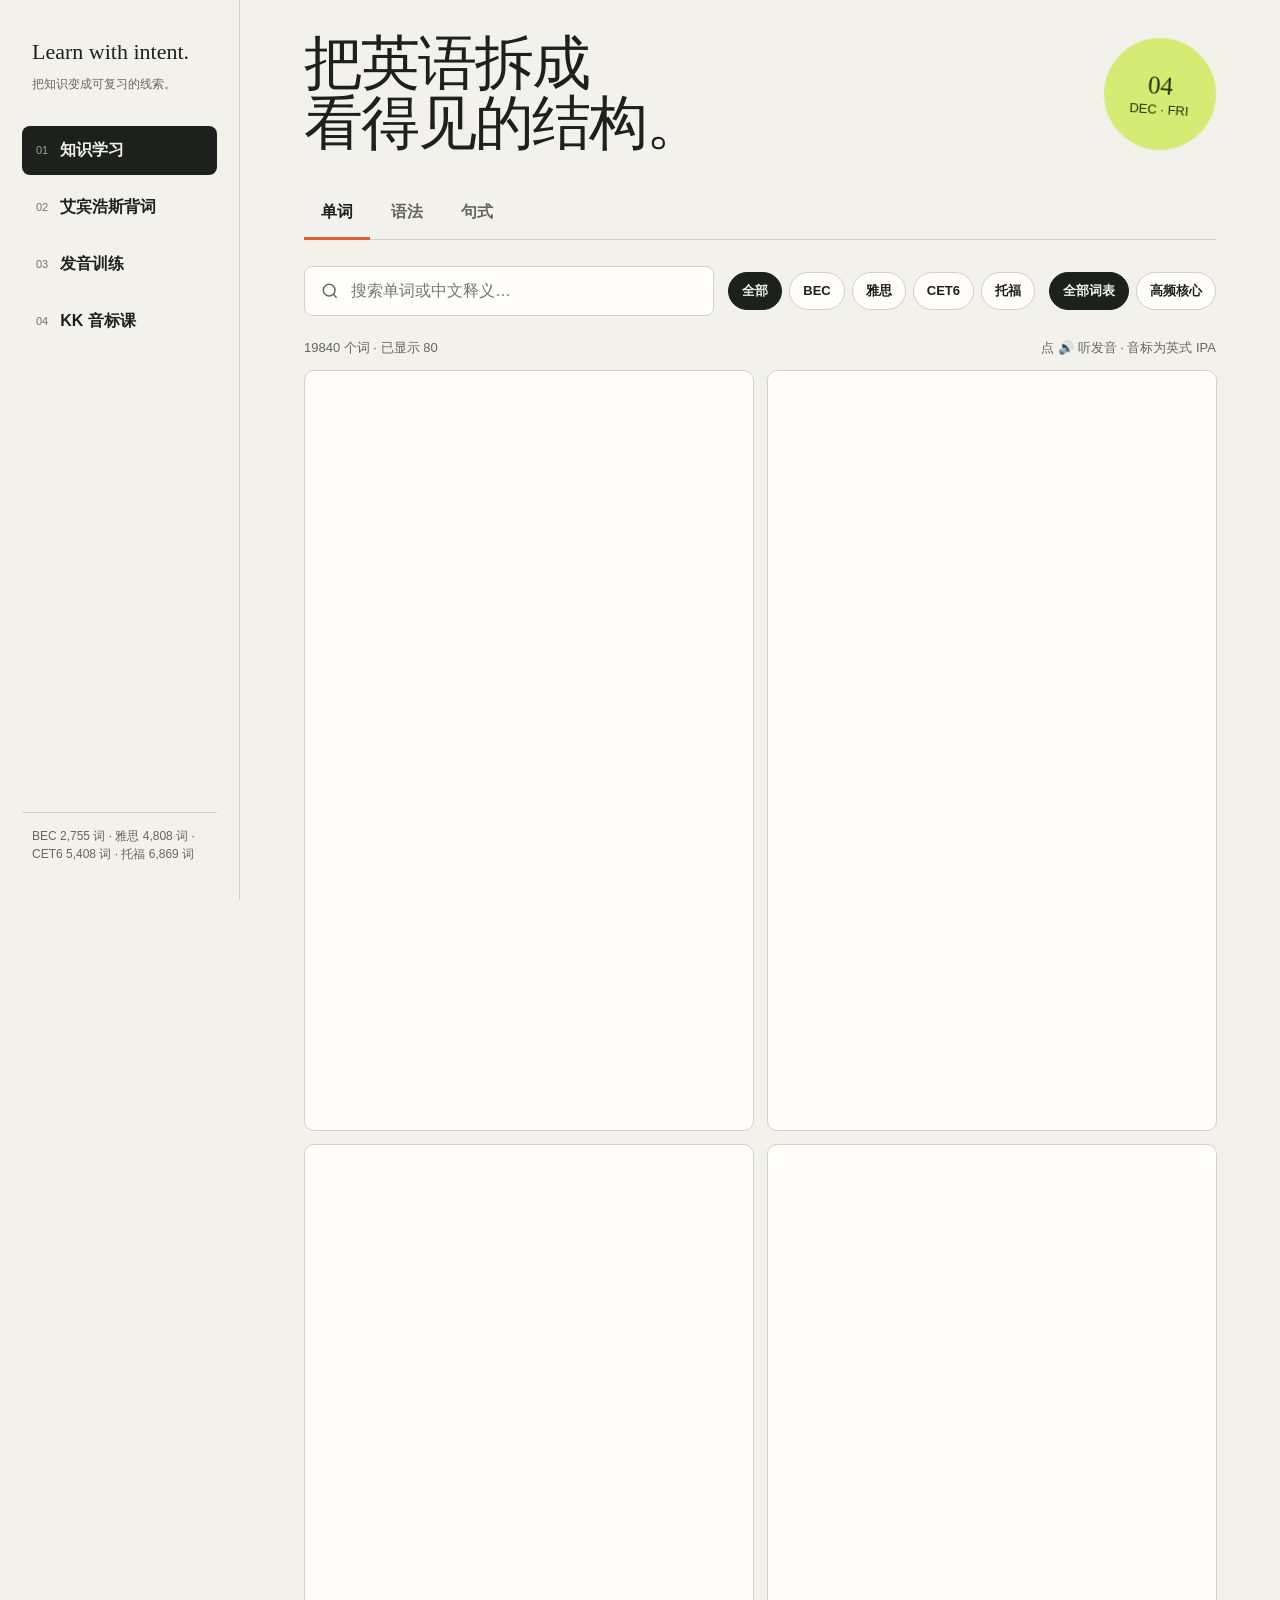
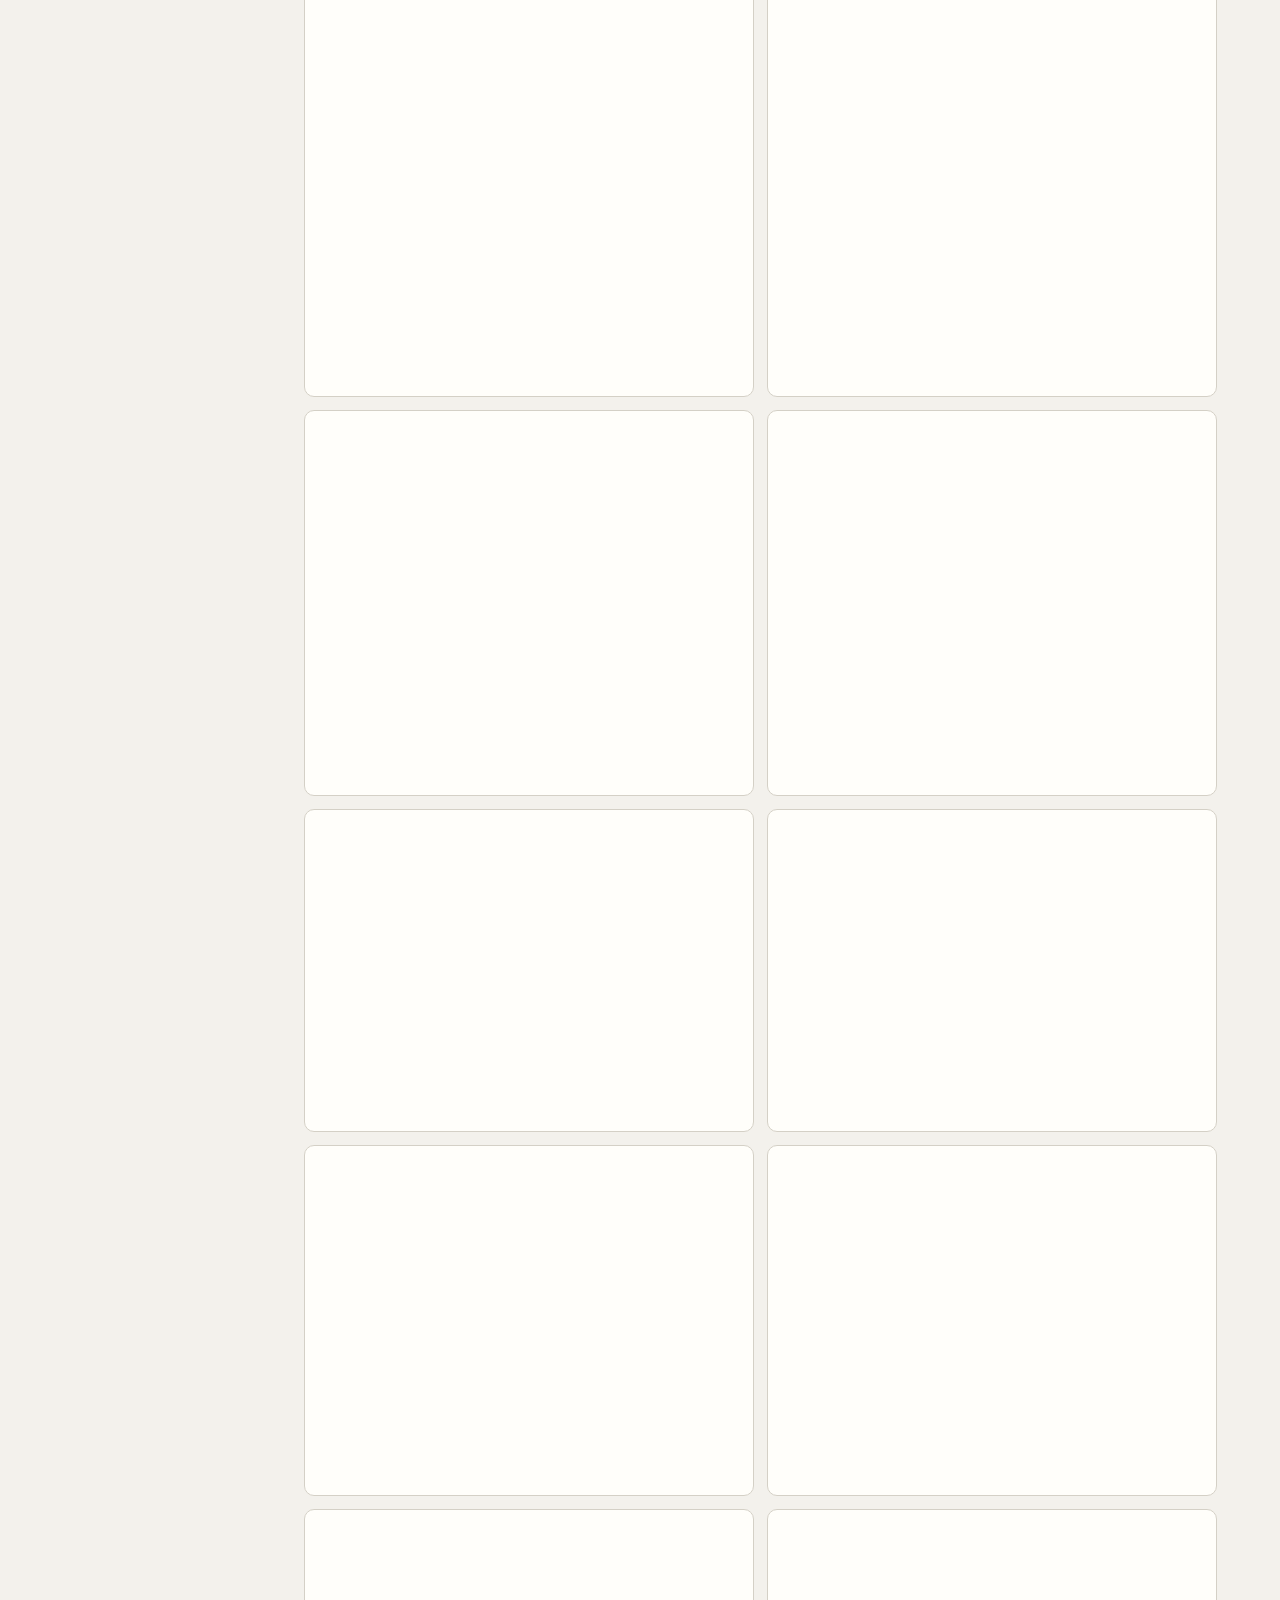
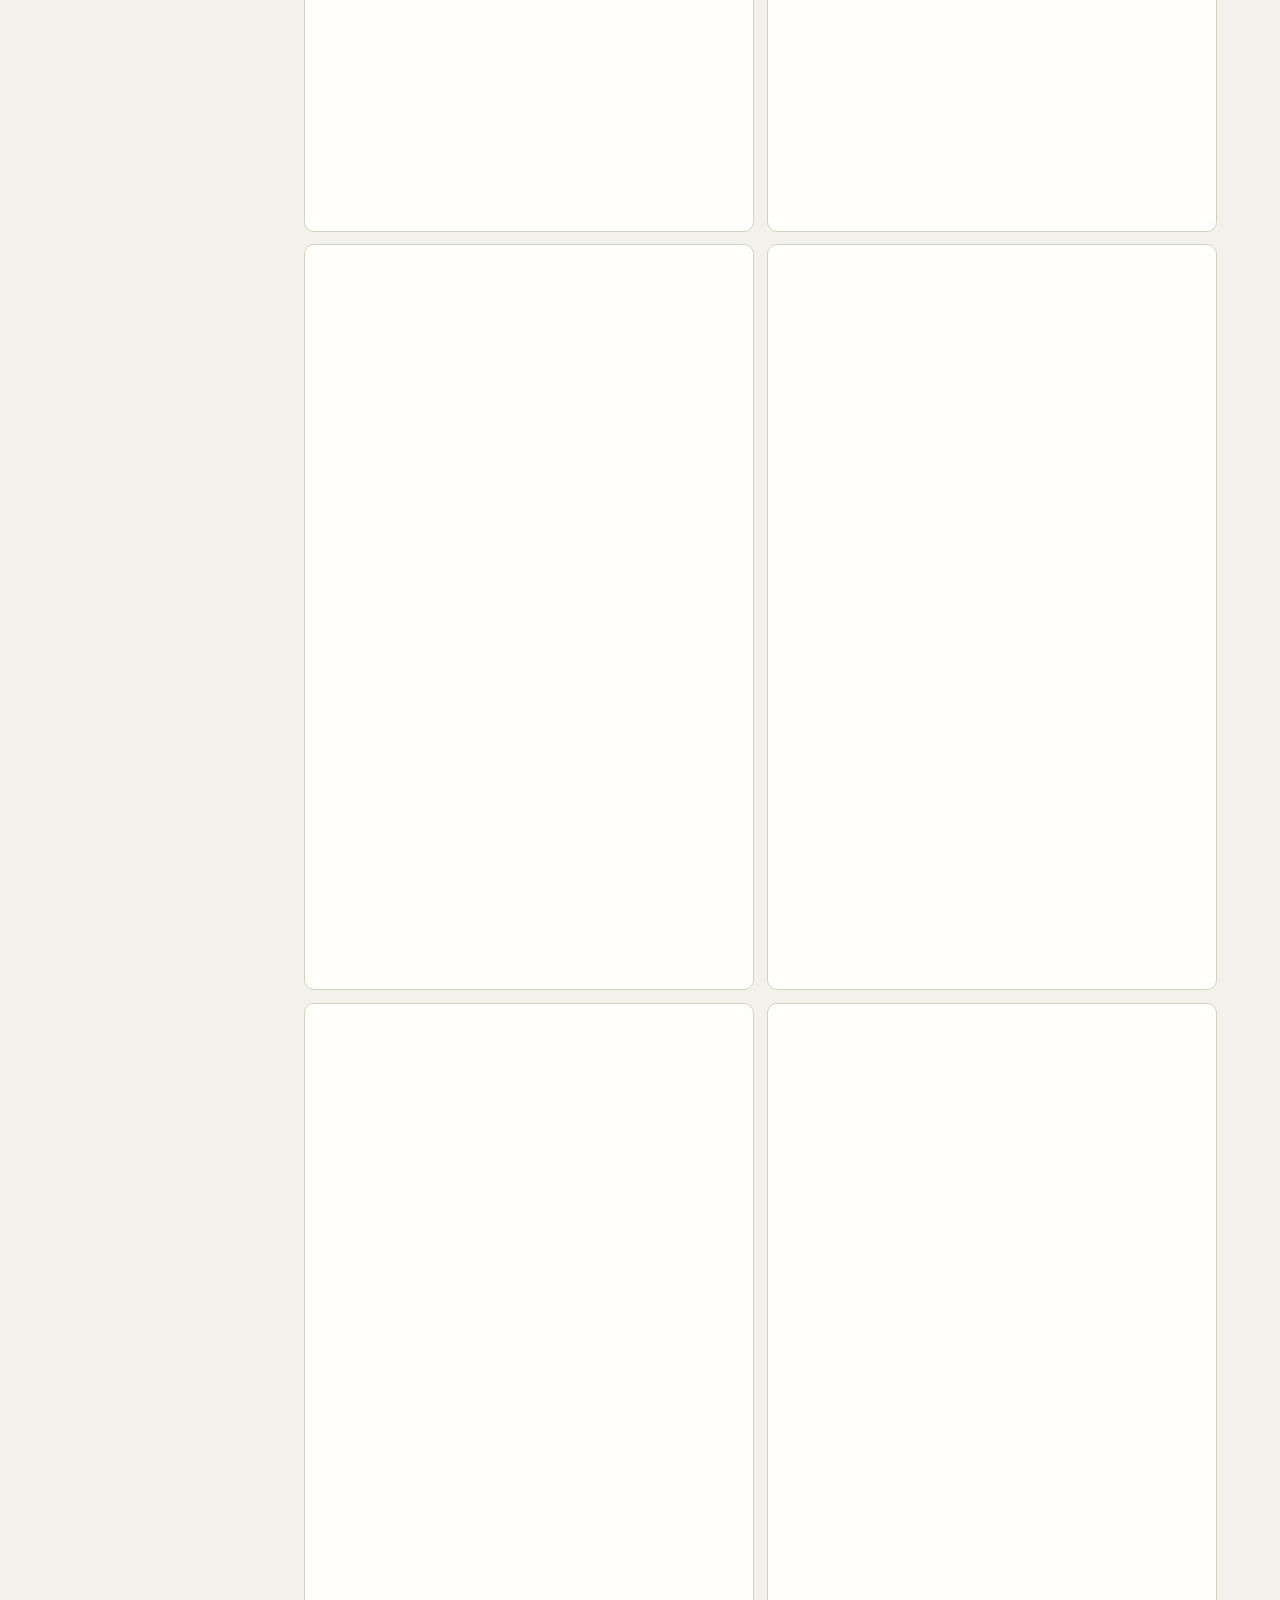
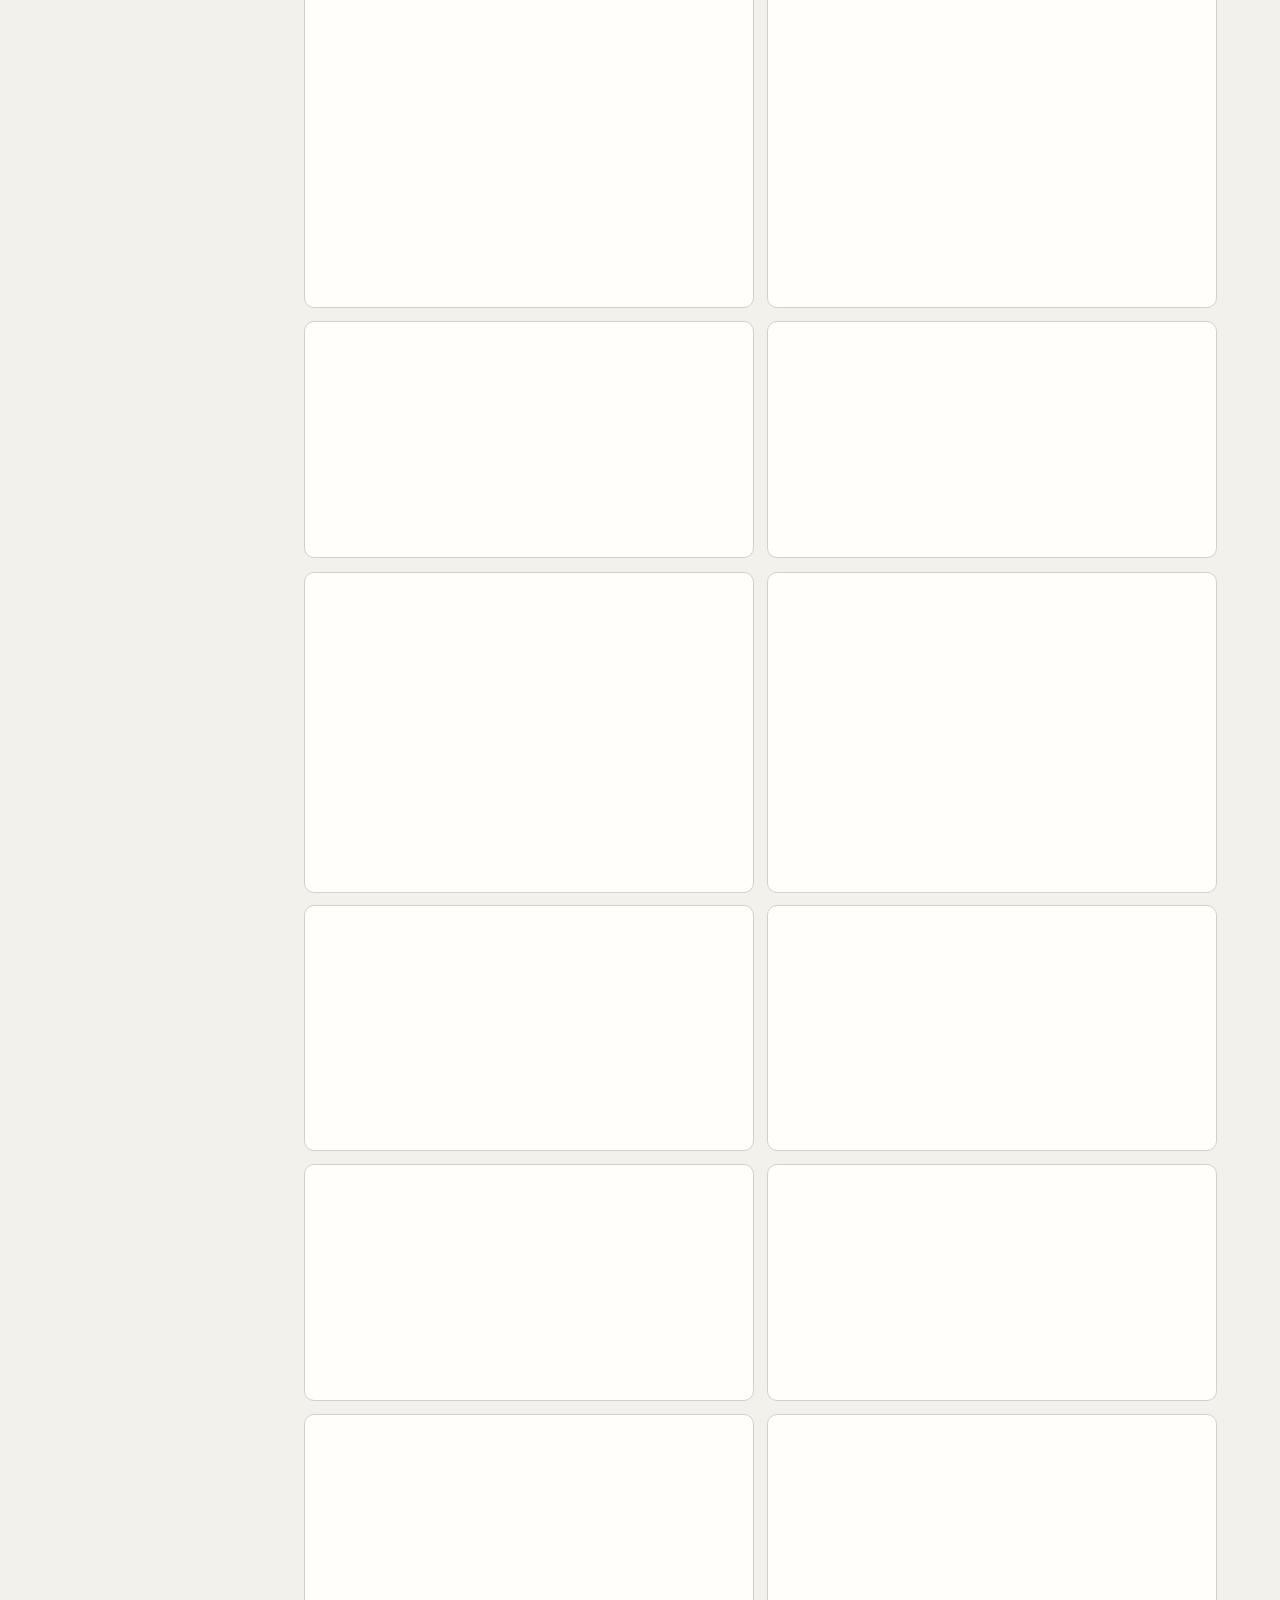
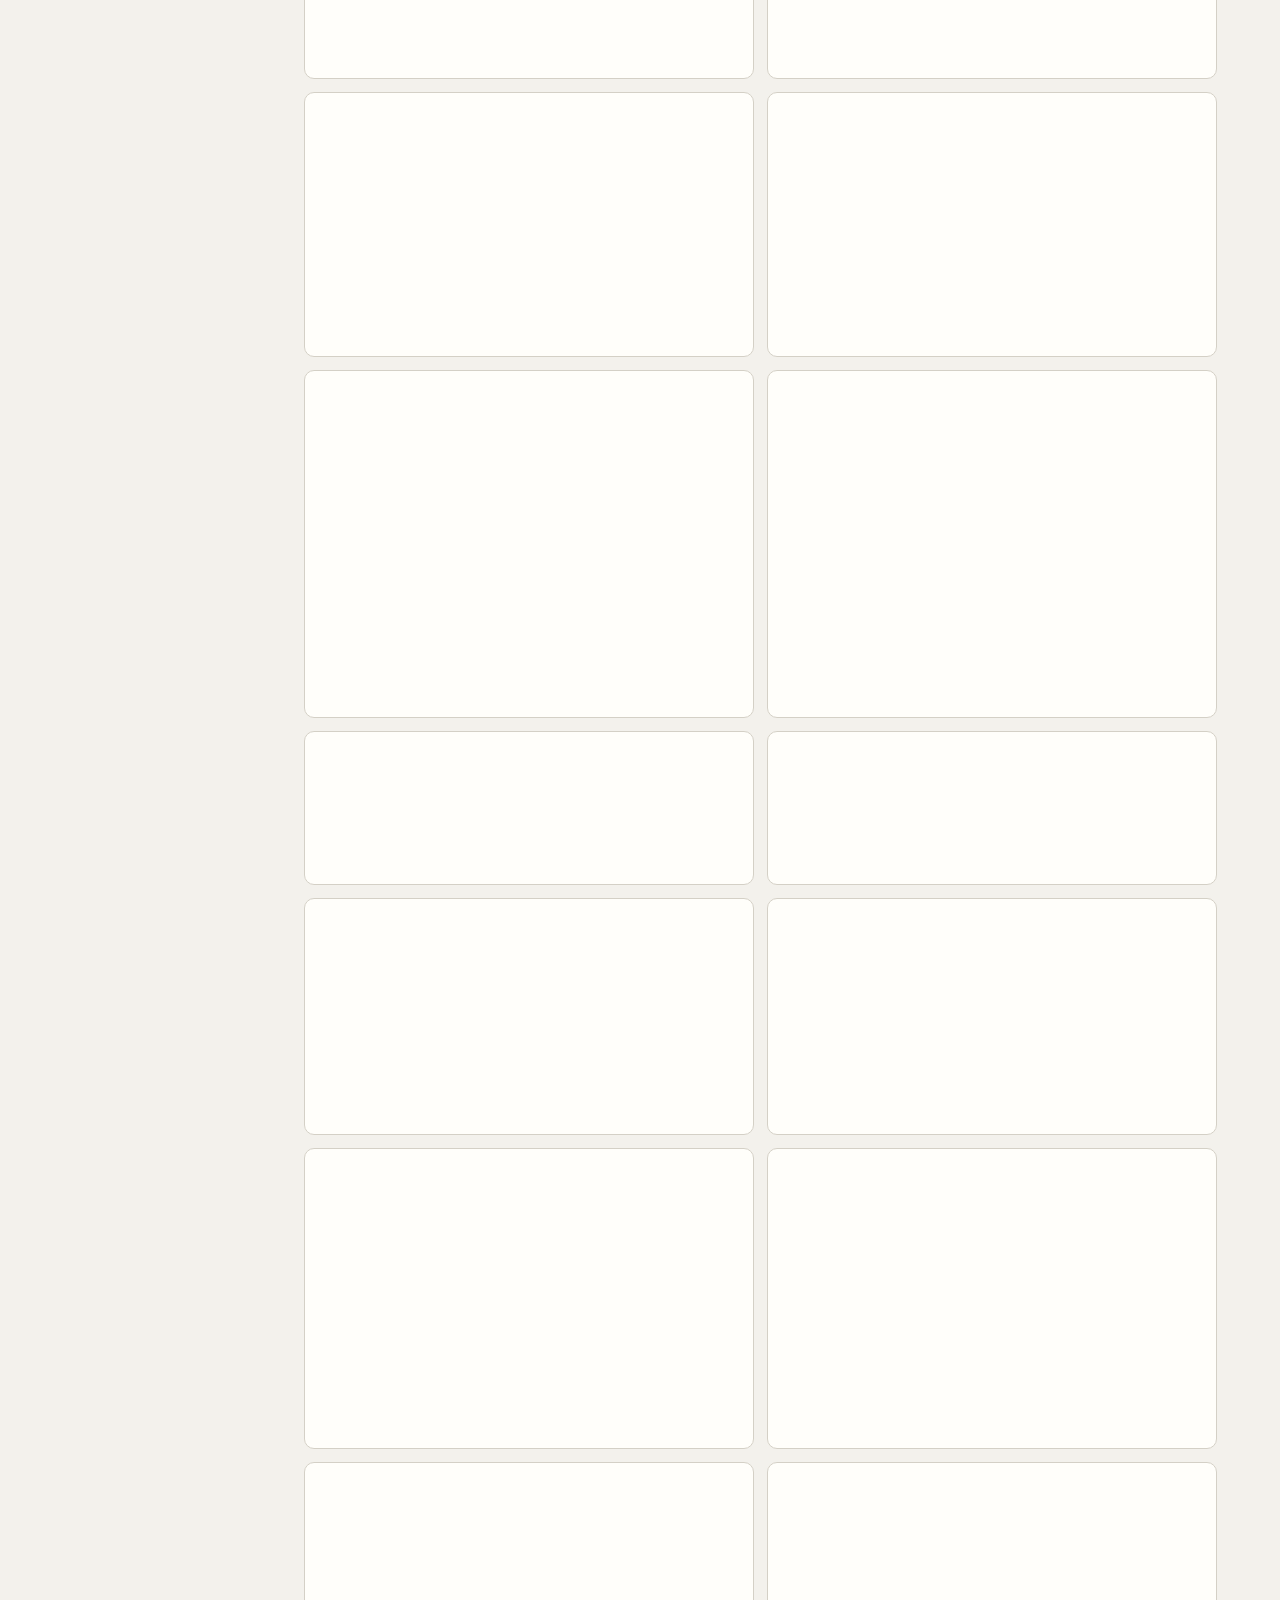
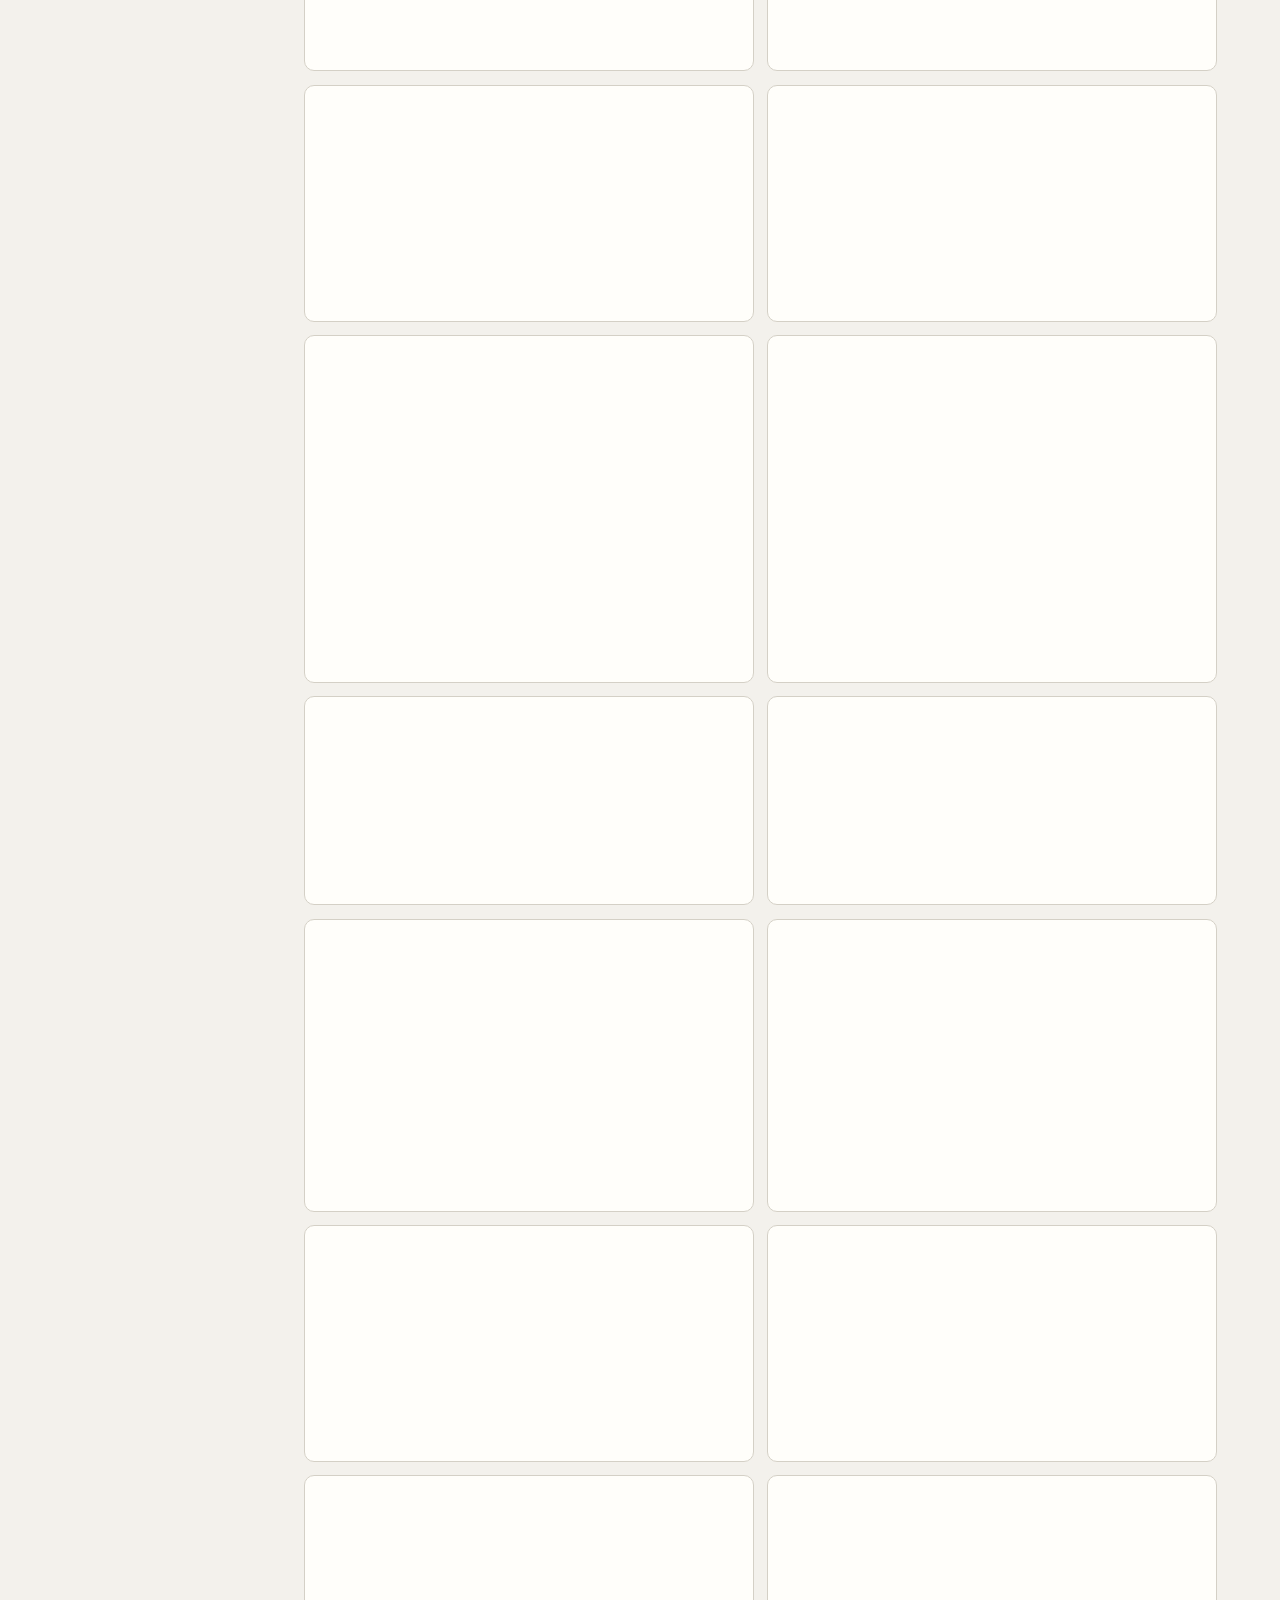
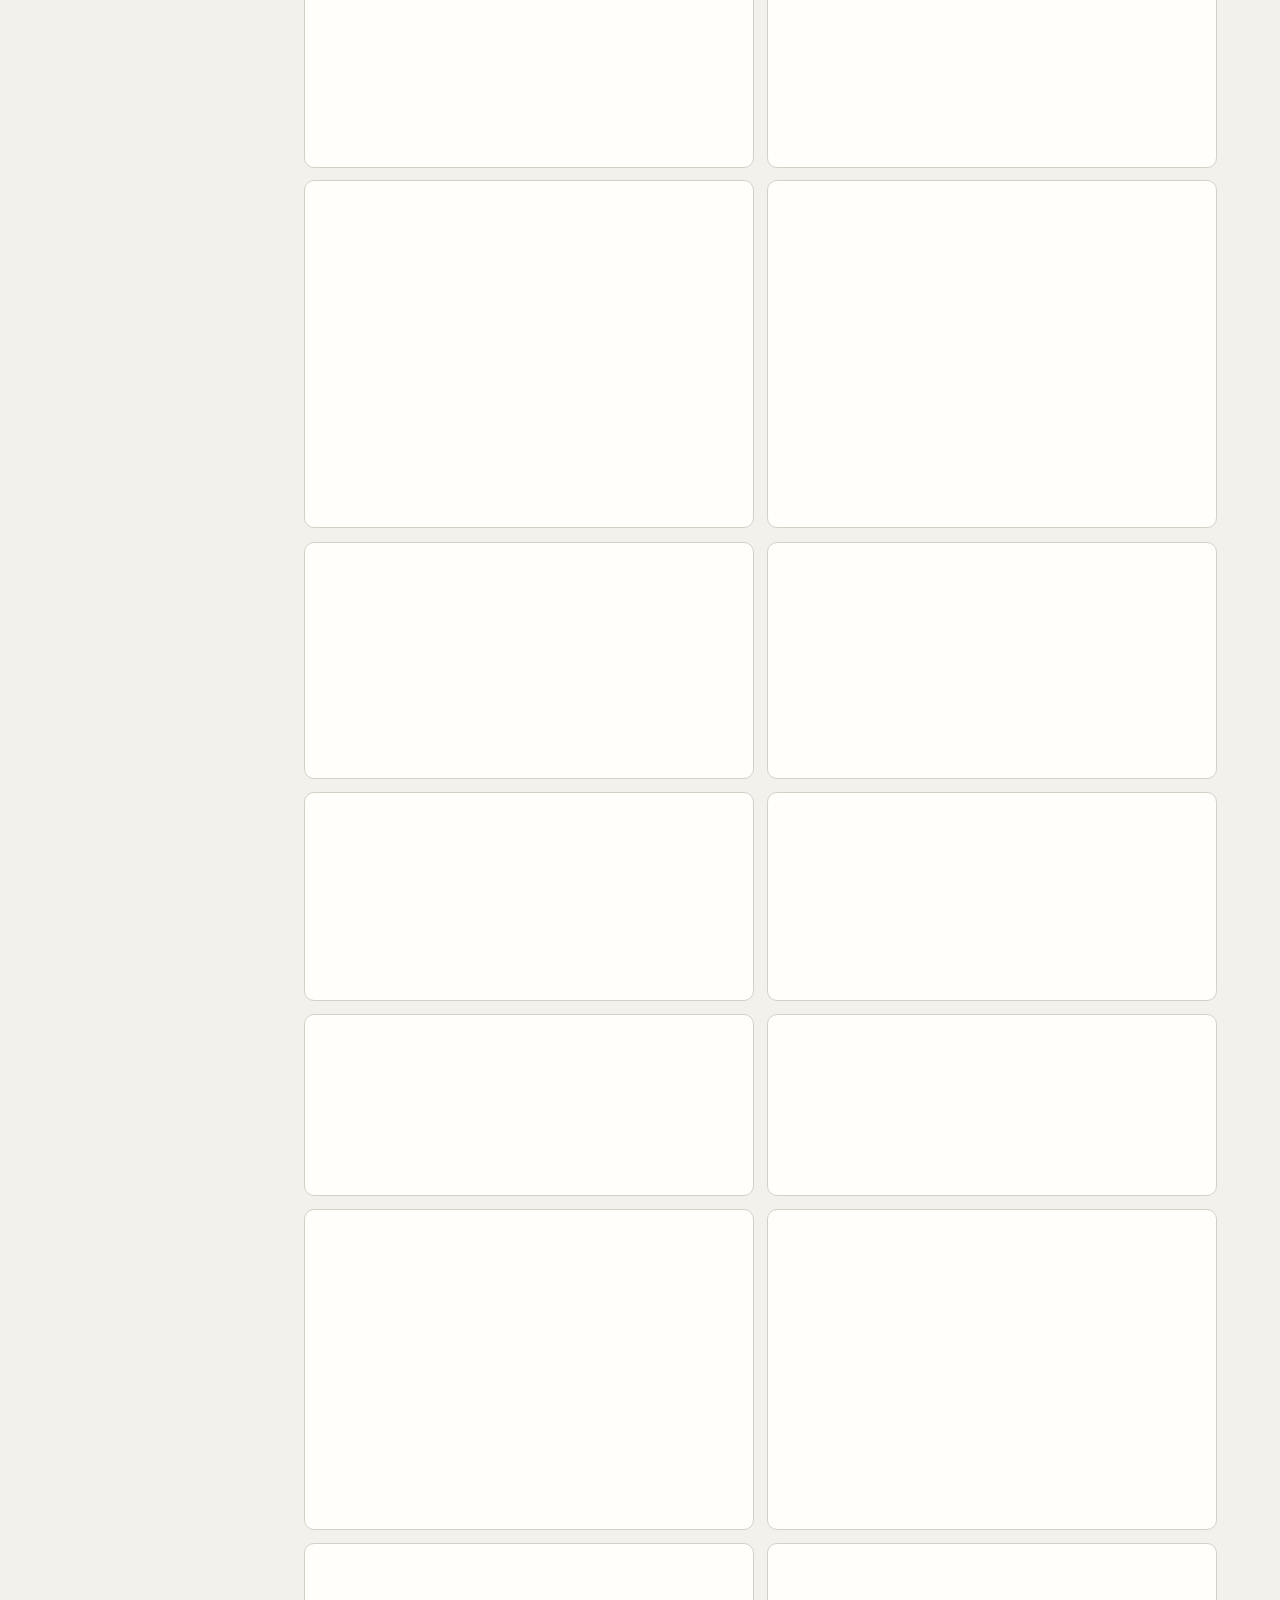
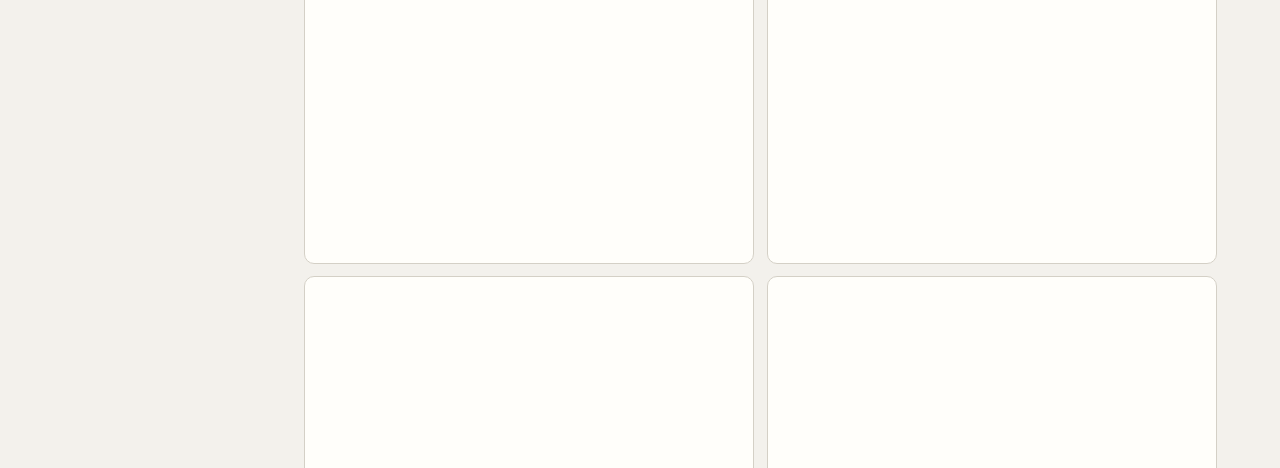
<file: index.html>
<!doctype html>
<html lang="zh-CN">
<head>
  <meta charset="utf-8" />
  <meta name="viewport" content="width=device-width, initial-scale=1, viewport-fit=cover" />
  <meta name="color-scheme" content="light dark" />
  <meta name="theme-color" content="#f3f1ec" media="(prefers-color-scheme: light)" />
  <meta name="theme-color" content="#171916" media="(prefers-color-scheme: dark)" />
  <meta name="description" content="CET6、雅思、托福、BEC 词库，间隔复习背单词，带英美发音。" />
  <meta name="apple-mobile-web-app-capable" content="yes" />
  <meta name="apple-mobile-web-app-title" content="英语学习" />
  <link rel="manifest" href="manifest.webmanifest?v=4ad3336eb8" />
  <link rel="icon" href="icons/icon-192.png?v=c60cdbd991" type="image/png" />
  <link rel="apple-touch-icon" href="icons/apple-touch-icon.png?v=d29ffb3756" />
  <link rel="stylesheet" href="assets/app.css?v=edbfc55582" />
  <title>英语学习网站</title>
</head>
<body>
<div class="app">
  <aside><p class="aside-lead"><b>Learn with intent.</b>把知识变成可复习的线索。</p><nav aria-label="主导航"><button class="nav-btn active" data-view="library"><span class="nav-index">01</span>知识学习</button><button class="nav-btn" data-view="review"><span class="nav-index">02</span>艾宾浩斯背词</button><a class="nav-btn" href="pronunciation.html"><span class="nav-index">03</span>发音训练</a><a class="nav-btn" href="kk.html"><span class="nav-index">04</span>KK 音标课</a></nav><p class="aside-bottom" id="asideCount">BEC 2,755 词 · 雅思 4,794 词 · CET6 5,407 词 · 托福 6,865 词</p></aside>
  <main>
    <section class="view active" id="library">
      <div class="topline"><h1>把英语拆成<br>看得见的结构。</h1><div class="date-tag"><div><strong id="dateDay">06</strong><span id="dateMonth">OCT · TUE</span></div></div></div>
      <div class="section-tabs" role="tablist" aria-label="学习内容"><button class="section-tab active" data-tab="vocab">单词</button><button class="section-tab" data-tab="grammar">语法</button><button class="section-tab" data-tab="patterns">句式</button></div>
      <section class="subview active" id="vocab"><div class="toolbar"><label class="search" aria-label="搜索单词或释义"><svg viewBox="0 0 24 24" fill="none" stroke="currentColor" stroke-width="1.8" aria-hidden="true"><circle cx="11" cy="11" r="7"/><path d="m20 20-4-4"/></svg><input id="wordSearch" placeholder="搜索单词或中文释义…" autocomplete="off" /></label><div class="filters" id="filters"><button class="chip active" data-filter="all">全部</button><button class="chip" data-filter="BEC">BEC</button><button class="chip" data-filter="IELTS">雅思</button><button class="chip" data-filter="CET6">CET6</button><button class="chip" data-filter="TOEFL">托福</button></div><div class="filters" id="scopeFilters"><button class="chip active" data-scope="all">全部词表</button><button class="chip" data-scope="core">高频核心</button></div></div><div class="meta-row"><span id="wordCount" class="loading-note">正在载入词库…</span><span>点 🔊 听发音 · 音标为英式 IPA</span></div><div class="word-grid" id="wordGrid"></div><div class="empty" id="emptyState">没有找到匹配的单词，换个关键词试试。</div><button class="load-more" id="loadMore" type="button">继续加载</button><p class="source-note">音标统一为现代英式国际音标（IPA，Cambridge/Oxford 词典写法），优先取自 ECDICT 并由旧式写法转换。BEC 共 2,755 词（含 2 个既有高频核心补充词）；雅思共 4,794 词；CET6 共 5,407 词；托福共 6,865 词，已按词量由少到多排列；各词库另并入少量未在原表中的高频核心词。BEC 采用 LexiTyping 的商务英语词表；其余三类收录 ECDICT 对应考试标签中音标与中文释义完整的条目。分类词表不等同于官方考试频率表。来源：<a href="https://github.com/jasonlong10/lexi-typing" target="_blank" rel="noreferrer">LexiTyping（MIT）</a>、<a href="https://github.com/skywind3000/ECDICT" target="_blank" rel="noreferrer">ECDICT（MIT）</a>；CET6 经 <a href="https://github.com/sbkyc/kotoba-ai-cards/blob/HEAD/data/vocabulary/NOTICE.md" target="_blank" rel="noreferrer">kotoba-ai-cards</a> 转换；<a href="data/NOTICE.txt" target="_blank">数据说明</a>与<a href="data/LICENSE-LEXITYPING.txt" target="_blank">BEC 许可</a>。</p></section>
      <section class="subview" id="grammar"><div class="meta-row"><span>高频语法结构</span><span>先理解关系，再记形式</span></div><div class="lesson-grid">
        <article class="lesson"><span class="num">01 / TENSE</span><h3>现在完成时</h3><p>过去发生、对现在仍有影响，或从过去持续到现在。</p><div class="formula">have / has + past participle</div><p class="example">I have worked here for three years.</p><p class="explain">“for three years” 强调动作延续至今。</p></article>
        <article class="lesson"><span class="num">02 / CLAUSE</span><h3>非限定性定语从句</h3><p>补充说明前面的名词或整句话，去掉后主干仍完整。</p><div class="formula">noun, which / who …,</div><p class="example">The proposal, which was revised twice, was approved.</p><p class="explain">逗号不能省，which 不可替换为 that。</p></article>
        <article class="lesson"><span class="num">03 / CONDITION</span><h3>虚拟条件句</h3><p>表达与现在事实相反的假设及其结果。</p><div class="formula">If + past, would + verb</div><p class="example">If I had more time, I would learn another language.</p><p class="explain">be 动词在正式表达中常统一使用 were。</p></article>
        <article class="lesson"><span class="num">04 / INVERSION</span><h3>否定词前置倒装</h3><p>Never、Rarely、Not only 等位于句首时，助动词提前。</p><div class="formula">Negative + auxiliary + subject + verb</div><p class="example">Never have I seen such a clear explanation.</p><p class="explain">倒装发生在主句，注意助动词与时态匹配。</p></article>
      </div></section>
      <section class="subview" id="patterns"><div class="meta-row"><span>写作与口语句式</span><span>替换关键词即可使用</span></div><div class="pattern-list">
        <article class="pattern"><span class="pattern-no">01</span><div><h3>It is widely acknowledged that…</h3><p>It is widely acknowledged that consistent practice matters more than intensity.</p></div><span class="tag">陈述共识</span></article><article class="pattern"><span class="pattern-no">02</span><div><h3>What matters most is…</h3><p>What matters most is how effectively we use the available resources.</p></div><span class="tag">突出重点</span></article><article class="pattern"><span class="pattern-no">03</span><div><h3>Not only…, but it also…</h3><p>Not only does the policy reduce costs, but it also improves efficiency.</p></div><span class="tag">递进</span></article><article class="pattern"><span class="pattern-no">04</span><div><h3>There is growing evidence that…</h3><p>There is growing evidence that urban green spaces improve well-being.</p></div><span class="tag">引出论据</span></article><article class="pattern"><span class="pattern-no">05</span><div><h3>From a practical perspective,…</h3><p>From a practical perspective, the plan is both affordable and scalable.</p></div><span class="tag">转换视角</span></article><article class="pattern"><span class="pattern-no">06</span><div><h3>Were it not for…, …</h3><p>Were it not for digital tools, the research would take much longer.</p></div><span class="tag">正式虚拟</span></article>
      </div></section>
    </section>
    <section class="view" id="review">
      <div class="review-intro"><div class="review-copy"><h1>在遗忘之前，<br>把它想起来。</h1><p>每个词单独记录掌握程度和下次复习时间。先复习到期的词，再学新词；进度保存在本机浏览器，可导出备份。</p></div><div class="curve"><span class="curve-title">复习间隔</span><div class="curve-line" aria-hidden="true"><span style="height:100%"></span><span style="height:72%"></span><span style="height:56%"></span><span style="height:44%"></span><span style="height:35%"></span><span style="height:29%"></span><span style="height:25%"></span><span style="height:22%"></span></div><strong>8×</strong><small>20 分钟 · 1 · 2 · 4 · 7 · 15 · 30 · 60 天</small></div></div>
      <div class="study-layout"><section class="study-panel"><div class="study-top"><h2>今日复习</h2><span class="progress-copy" id="progressCopy">0 / 0</span></div><div class="progress"><span id="progressBar"></span></div>
        <div class="exam-select" id="examSelect"><button class="chip" data-exam="BEC">BEC</button><button class="chip" data-exam="IELTS">雅思</button><button class="chip active" data-exam="CET6">CET6</button><button class="chip" data-exam="TOEFL">托福</button></div>
        <div class="study-stats" id="studyStats"><div class="stat due"><strong id="statDue">0</strong><span>今日待复习</span></div><div class="stat"><strong id="statNew">0</strong><span>未学新词</span></div><div class="stat"><strong id="statLearning">0</strong><span>学习中</span></div><div class="stat"><strong id="statMastered">0</strong><span>已掌握</span></div></div>
        <details class="settings" id="settings"><summary>本轮设置</summary>
          <div class="count-row" id="countRow"><span class="count-label">每轮数量</span><button class="chip count-chip active" data-count="20">20</button><button class="chip count-chip" data-count="50">50</button><button class="chip count-chip" data-count="100">100</button><input class="count-input" id="countInput" type="number" min="1" max="9999" inputmode="numeric" placeholder="自定义"></div>
          <div class="count-row" id="poolRow"><span class="count-label">词库范围</span><button class="chip pool-chip active" data-pool="core">高频核心词</button><button class="chip pool-chip" data-pool="all">全部词表</button></div>
          <div class="count-row" id="orderRow"><span class="count-label">出题顺序</span><button class="chip order-chip active" data-order="review-first">先复习后新词</button><button class="chip order-chip" data-order="shuffle">全部乱序</button><button class="chip order-chip" data-order="list">按词表顺序</button></div>
          <div class="count-row" id="accentRow"><span class="count-label">发音</span><button class="chip accent-chip active" data-accent="uk">英音</button><button class="chip accent-chip" data-accent="us">美音</button><button class="chip" id="autoplayChip" aria-pressed="false">翻卡自动朗读</button></div>
        </details>
        <div id="studyArea"><div class="flashcard" id="flashcard" tabindex="0" role="button" aria-label="点击翻面查看释义"><span class="card-tag" id="cardTag"></span><button class="speak card-speak" id="cardSpeak" type="button" aria-label="朗读"></button><div class="front"><h3 id="studyWord"></h3><p id="studyPhonetic"></p></div><div class="back"><h4 class="en" id="studyWordBack"></h4><p class="zh" id="studyMeaning"></p><p class="hint" id="studyHintRow"><b>记忆线索：</b><span id="studyHint"></span></p></div></div><div class="rating"><button class="rate-btn" data-rate="again" disabled>不认识<small id="ivAgain">20 分钟后</small></button><button class="rate-btn" data-rate="fuzzy" disabled>模糊<small id="ivFuzzy"></small></button><button class="rate-btn" data-rate="known" disabled>认识<small id="ivKnown"></small></button></div><p class="kbd-hint">快捷键：空格翻面 · 1 不认识 · 2 模糊 · 3 认识 · P 朗读</p></div>
        <div class="done" id="done"><h3 id="doneTitle">本轮完成。</h3><p id="doneCopy"></p><button class="restart" id="restartBtn">再来一轮</button></div></section>
        <aside class="queue"><h3>复习节奏</h3><p>“认识”升一级、间隔拉长；“模糊”保持当前间隔；“不认识”回到 20 分钟。</p><div class="schedule" id="schedule"></div><p class="next-due" id="nextDue"></p><div class="queue-actions"><button class="ghost-btn" id="exportBtn" type="button">导出进度</button><button class="ghost-btn" id="importBtn" type="button">导入进度</button></div><input type="file" id="importFile" accept="application/json,.json" hidden><p class="queue-note">提示：看词先回忆 3 秒，再翻面；主动回忆比重复阅读更有效。</p></aside>
      </div>
    </section>
  </main>
</div>
<div class="drawer-wrap" id="drawerWrap" aria-hidden="true"><article class="drawer" role="dialog" aria-modal="true" aria-labelledby="drawerTitle"><button class="close" id="closeDrawer" aria-label="关闭">×</button><span class="drawer-exam" id="drawerExam"></span><h2 id="drawerTitle"></h2><div class="drawer-say"><p class="drawer-phonetic" id="drawerPhonetic"></p><button class="say-chip" data-accent="uk" type="button">英</button><button class="say-chip" data-accent="us" type="button">美</button></div><p class="drawer-meaning" id="drawerMeaning"></p><p id="drawerCoreNote" style="display:none;color:var(--muted);margin-top:24px">该词来自完整分类词表；记忆技巧与例句仅覆盖高频核心词。</p><div class="detail-block" id="hintBlock"><h4>记忆技巧</h4><p id="drawerHint"></p></div><div class="detail-block" id="exampleBlock"><h4>例句 <button class="speak small" id="exampleSpeak" type="button" aria-label="朗读例句"></button></h4><p class="en" id="drawerExample"></p><p id="drawerTranslation" style="color:var(--muted);margin-top:8px"></p></div></article></div>
<div class="toast" id="toast" role="status" aria-live="polite"></div>
<script src="assets/app.js?v=78f8443f03" defer></script>
</body>
</html>
</file>
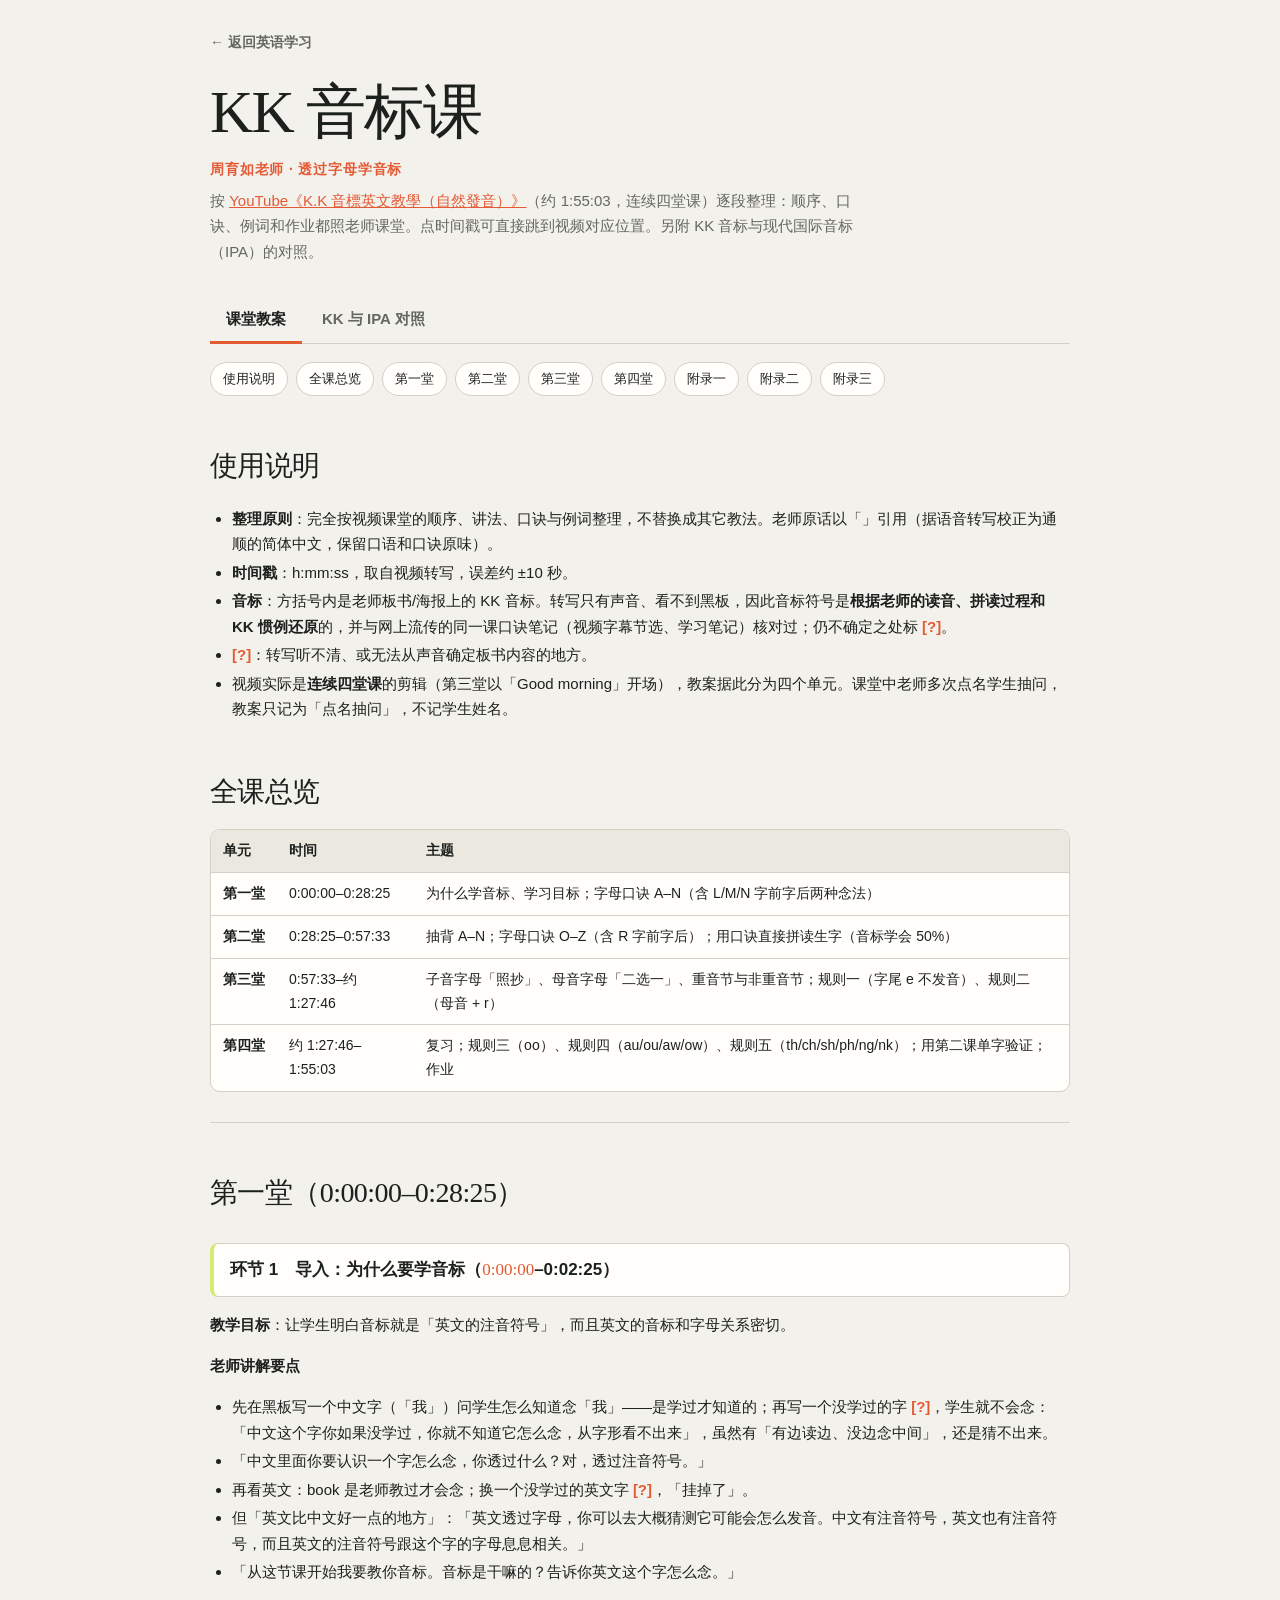
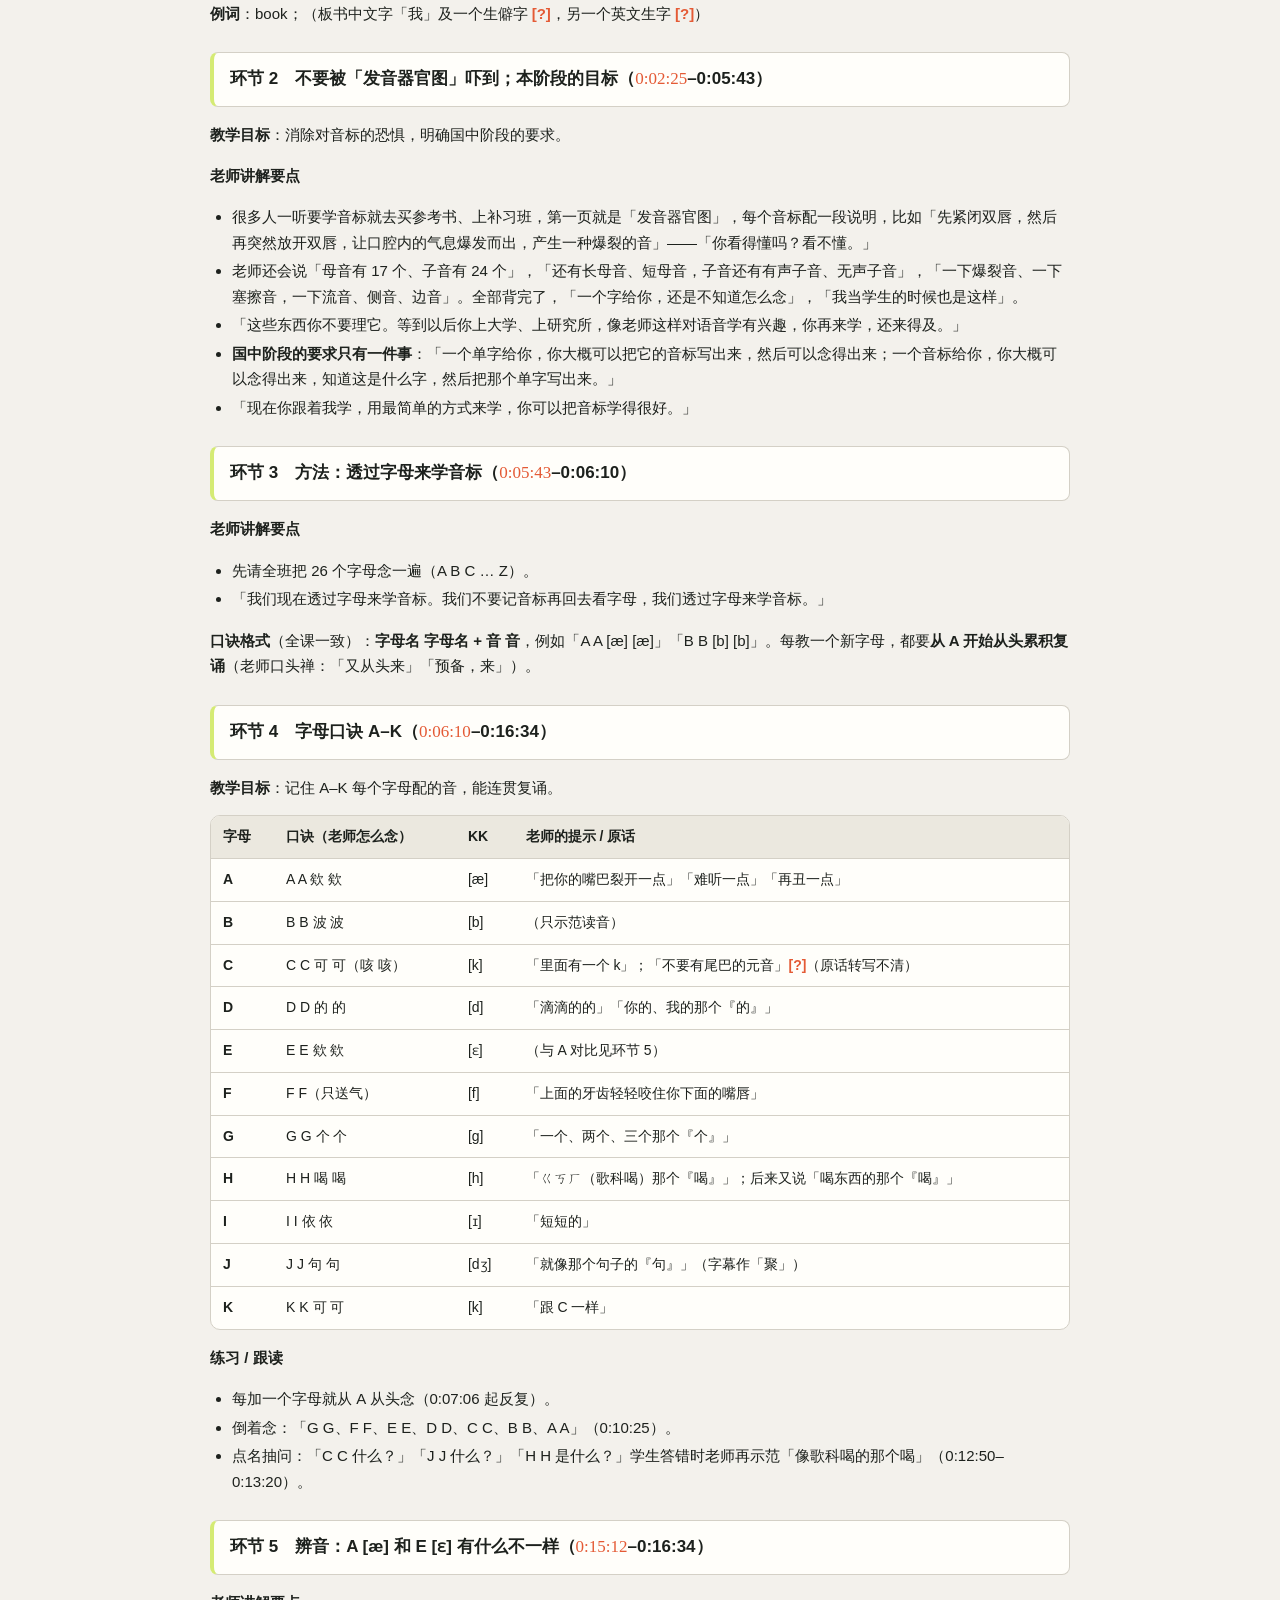
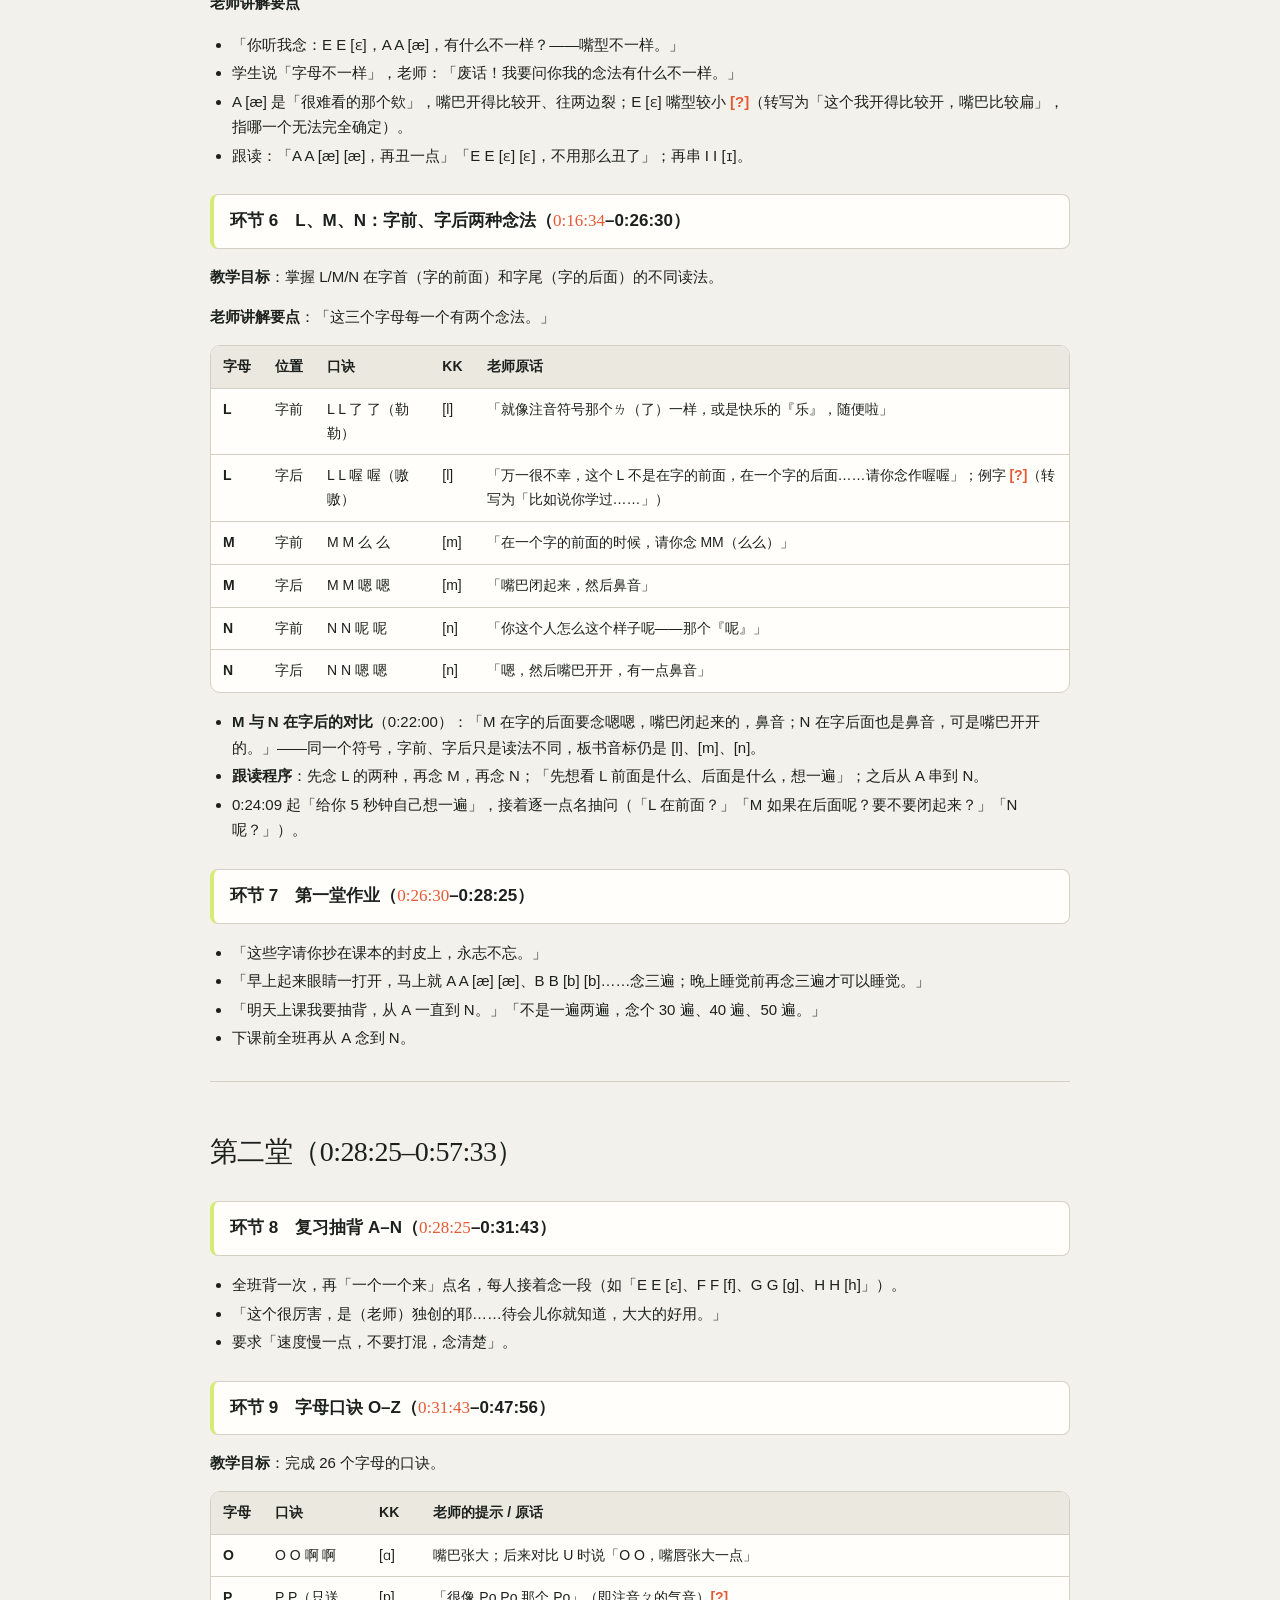
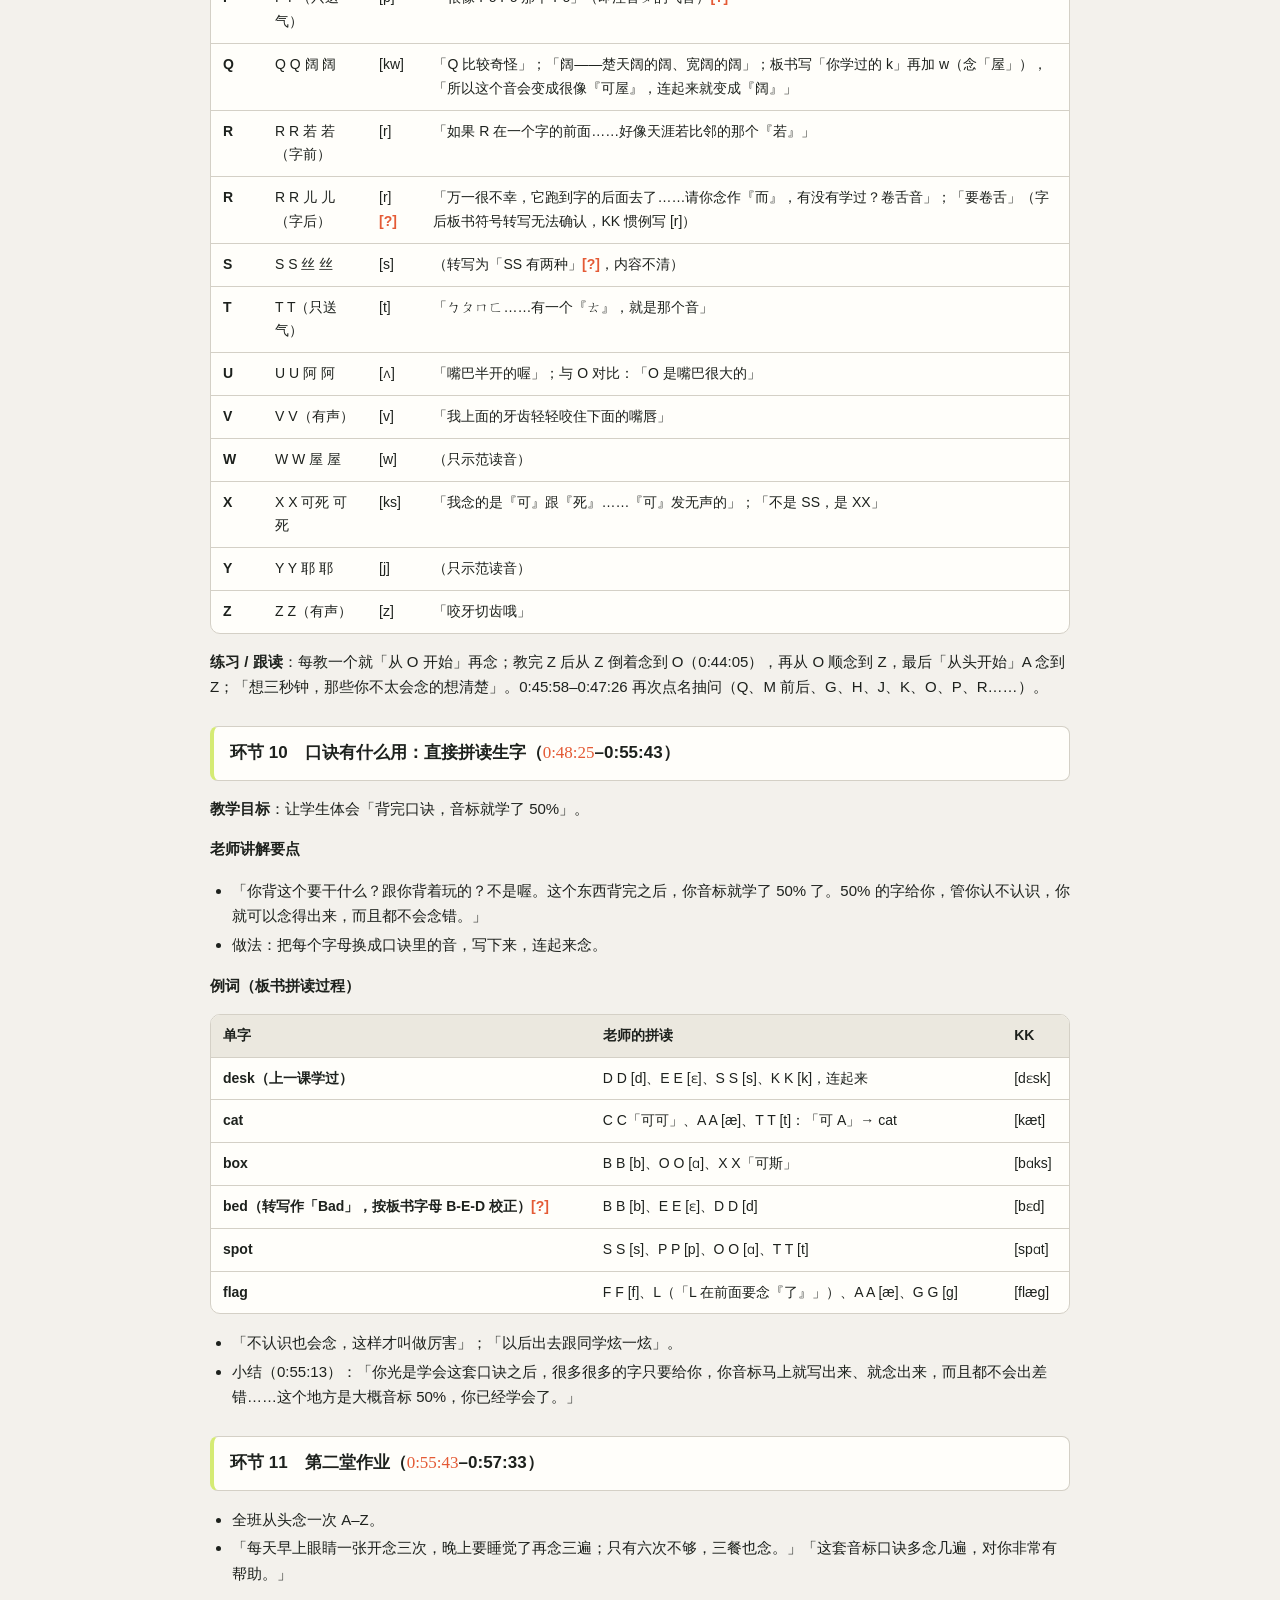
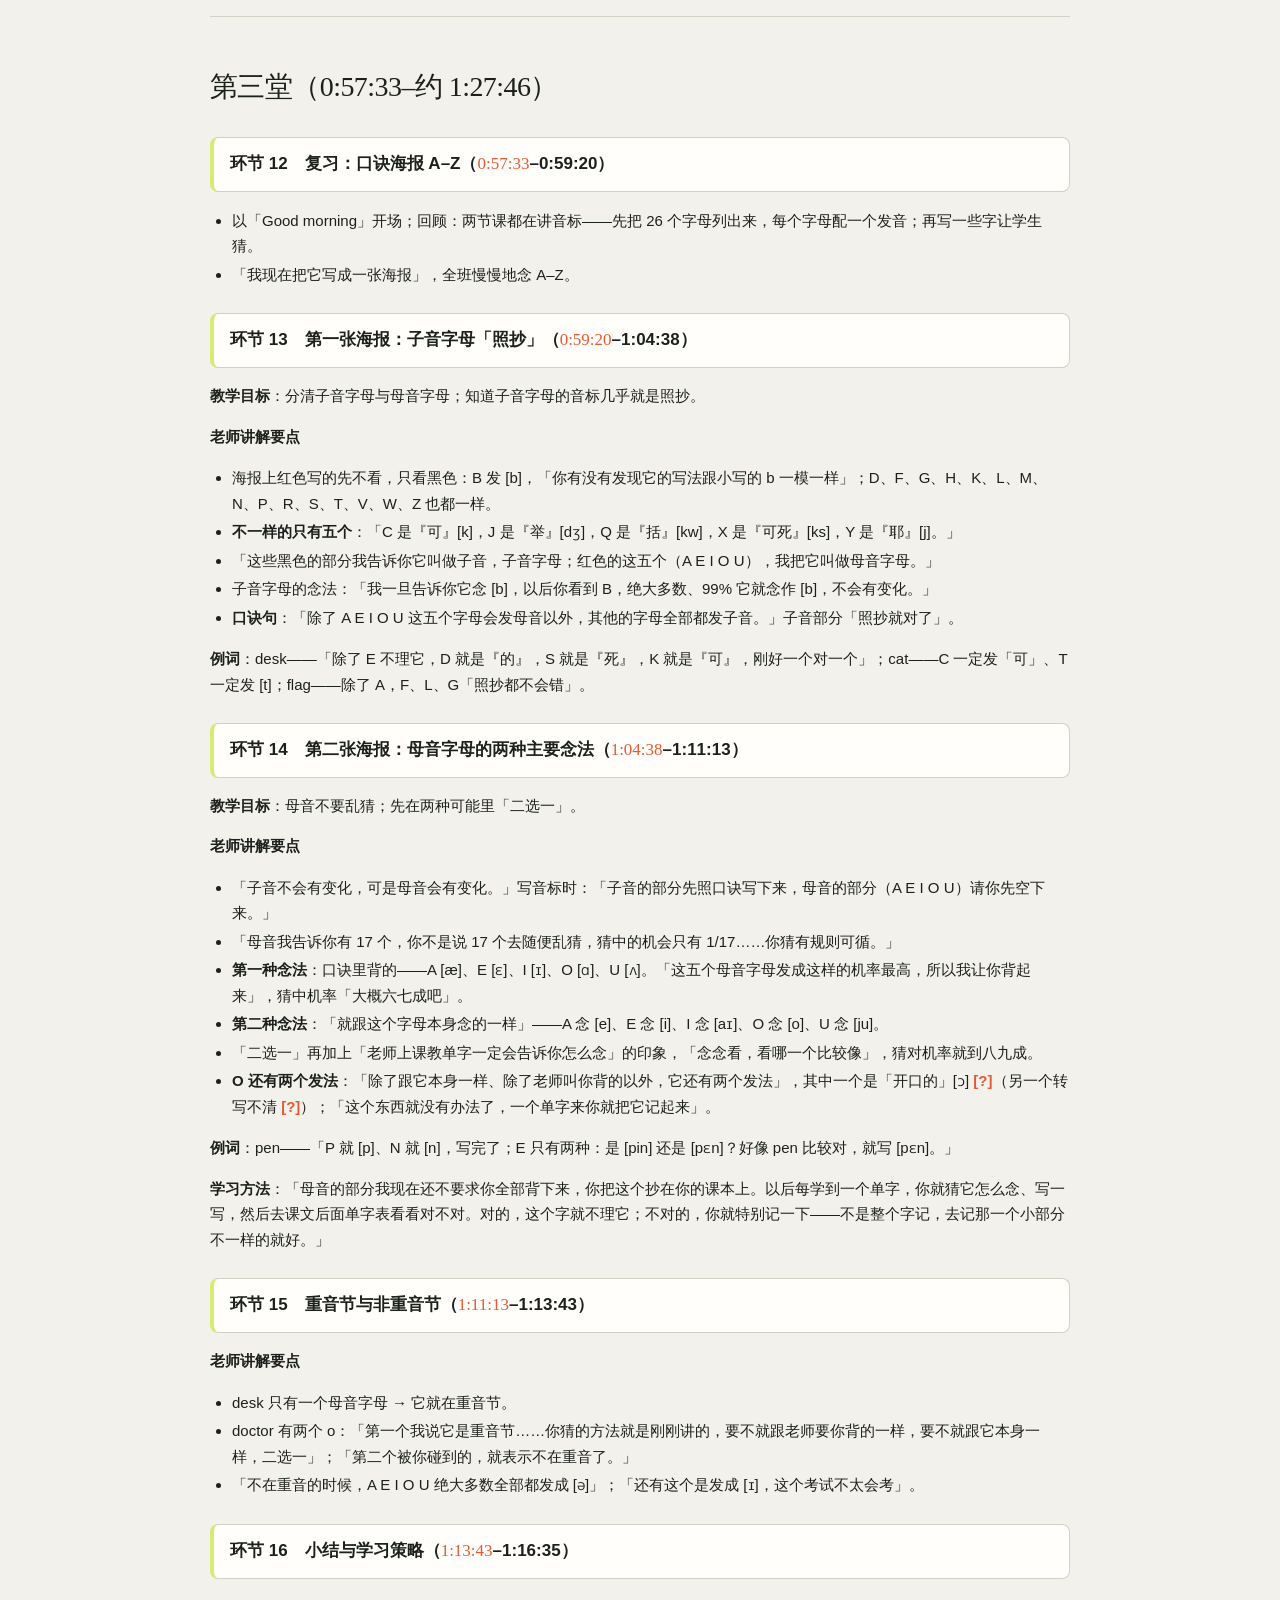
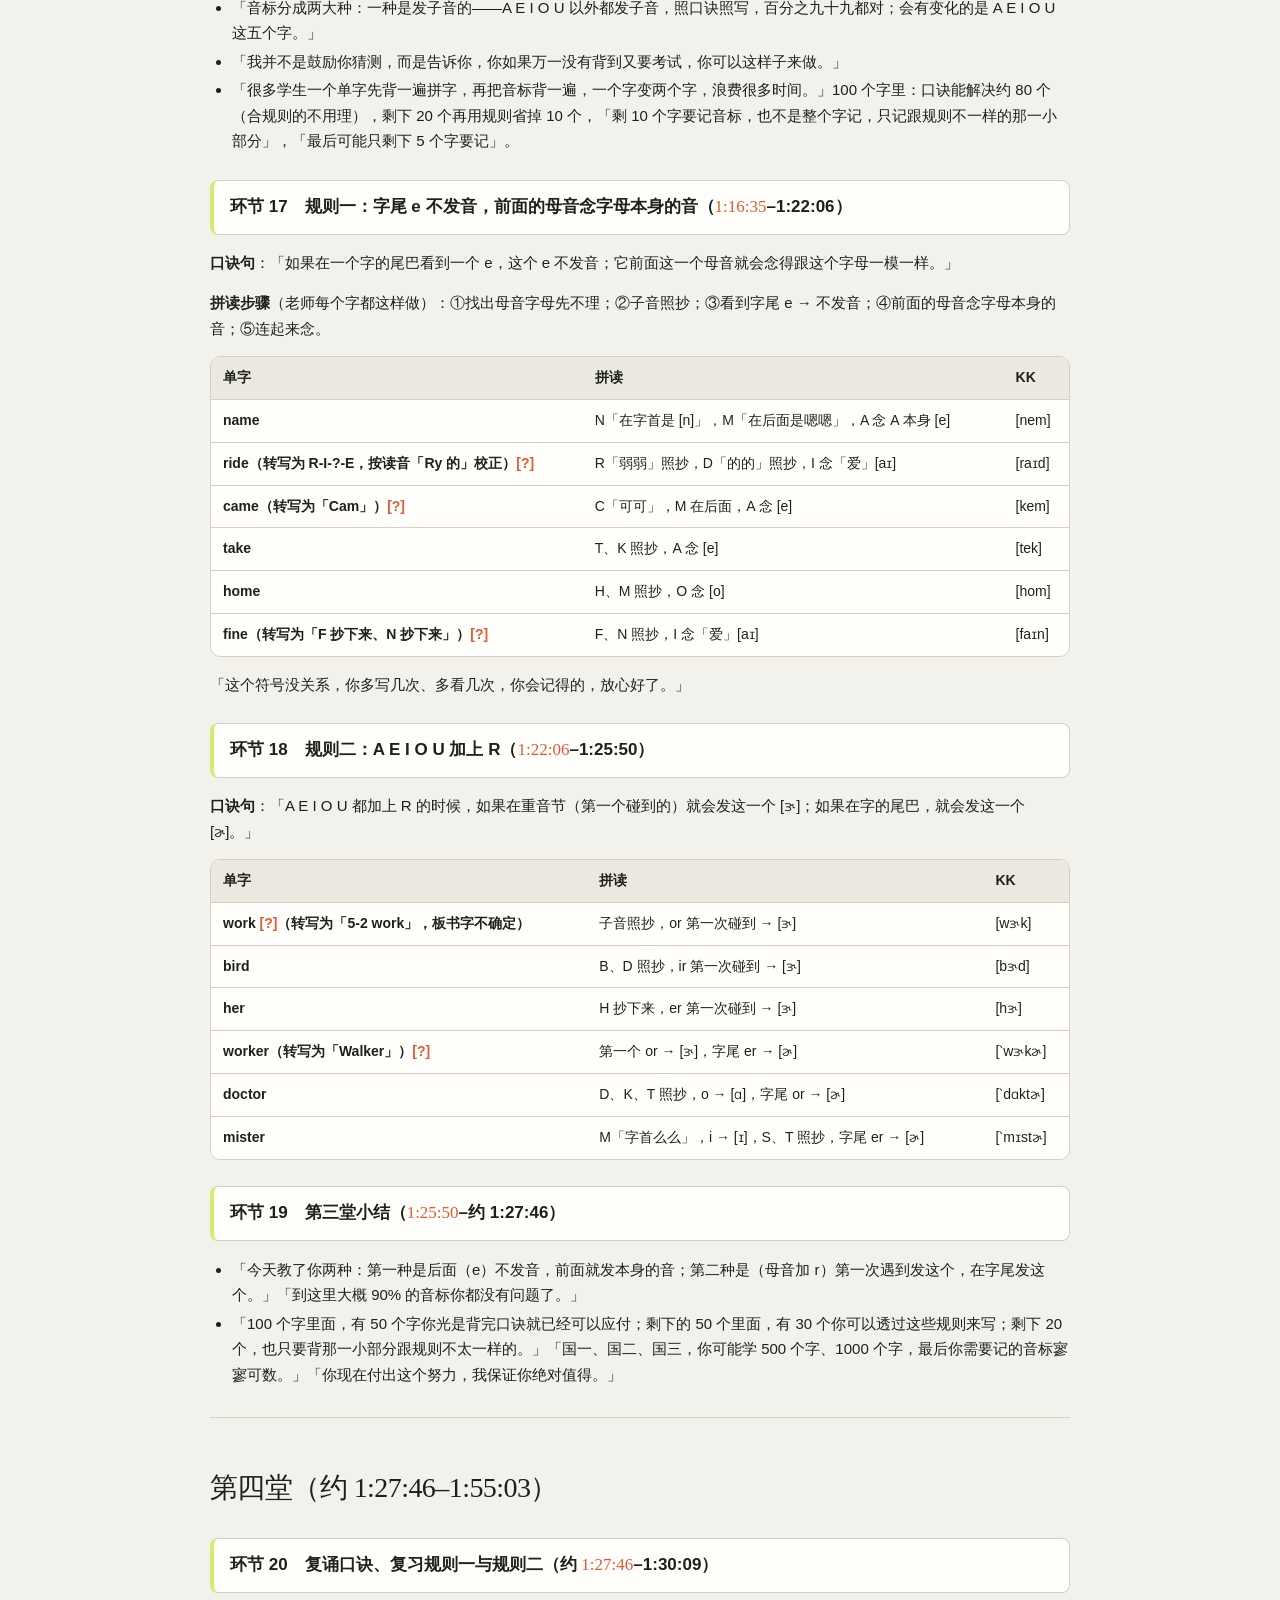
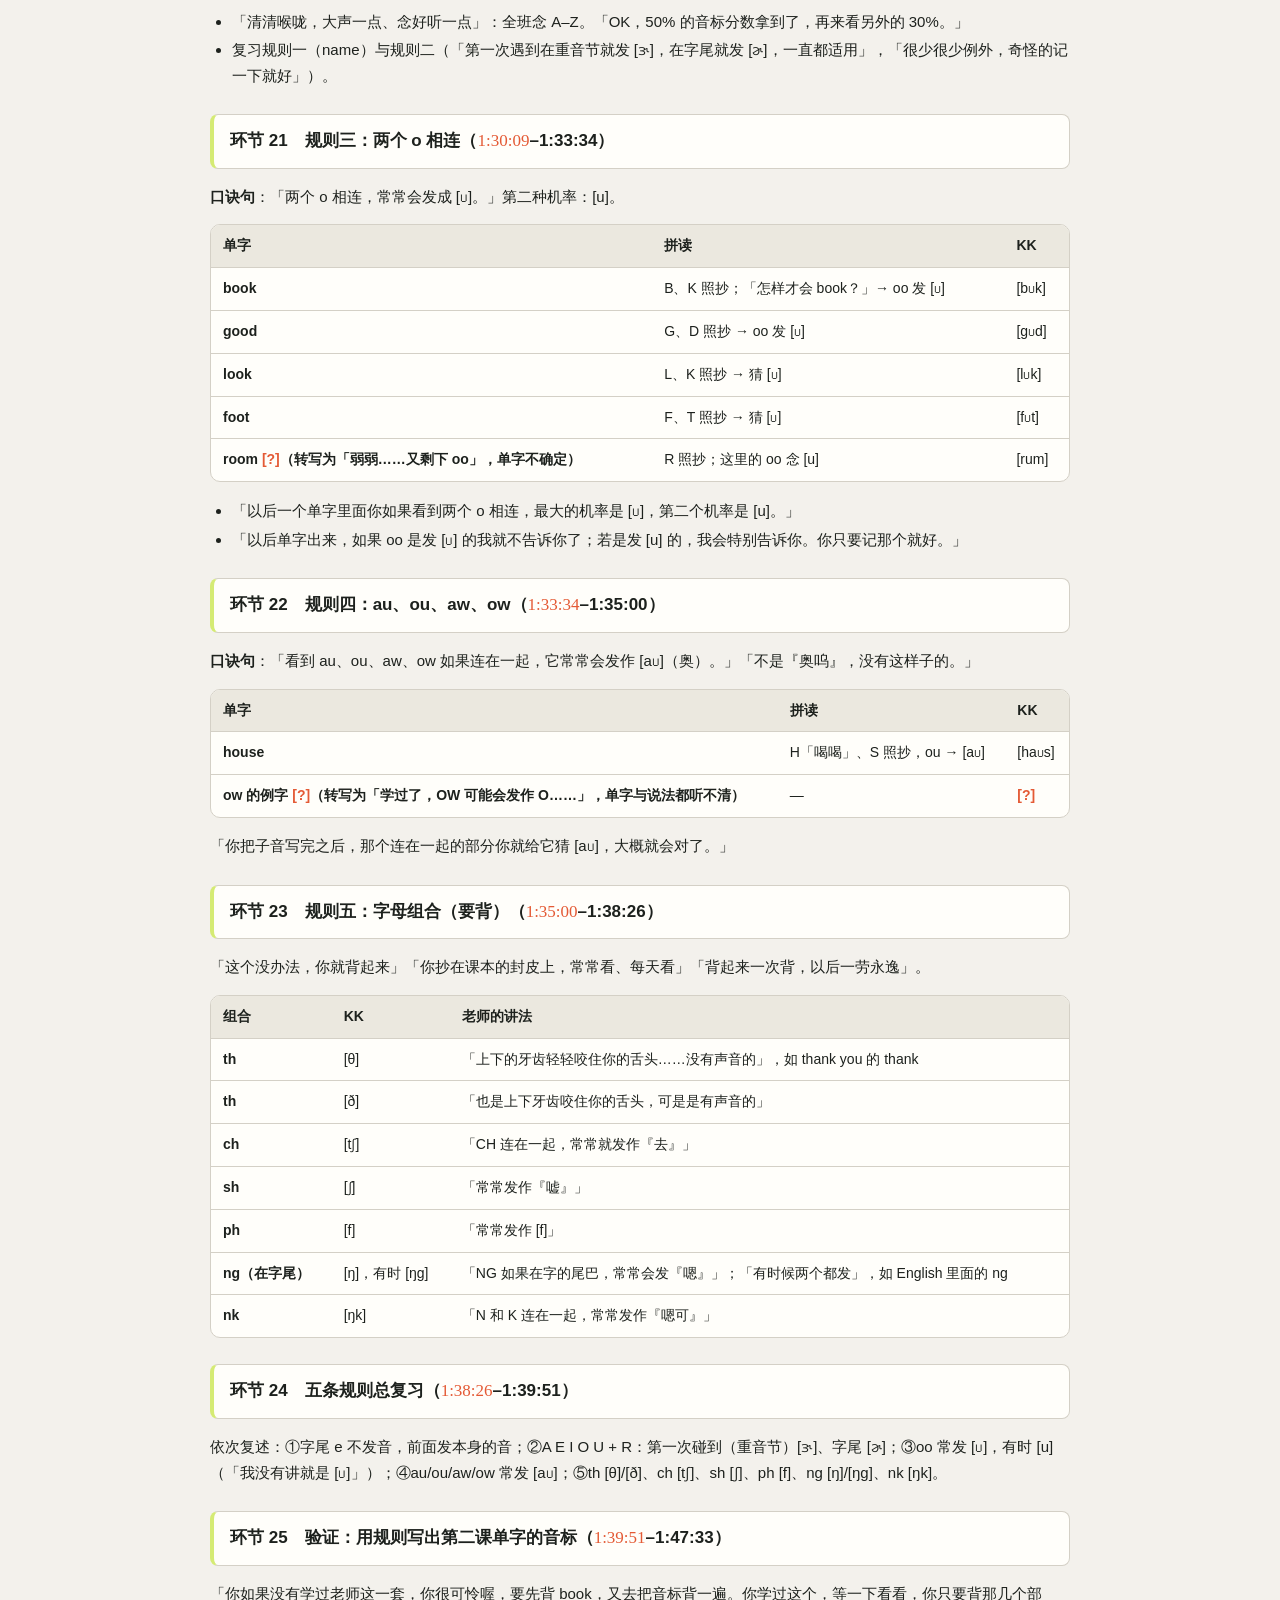
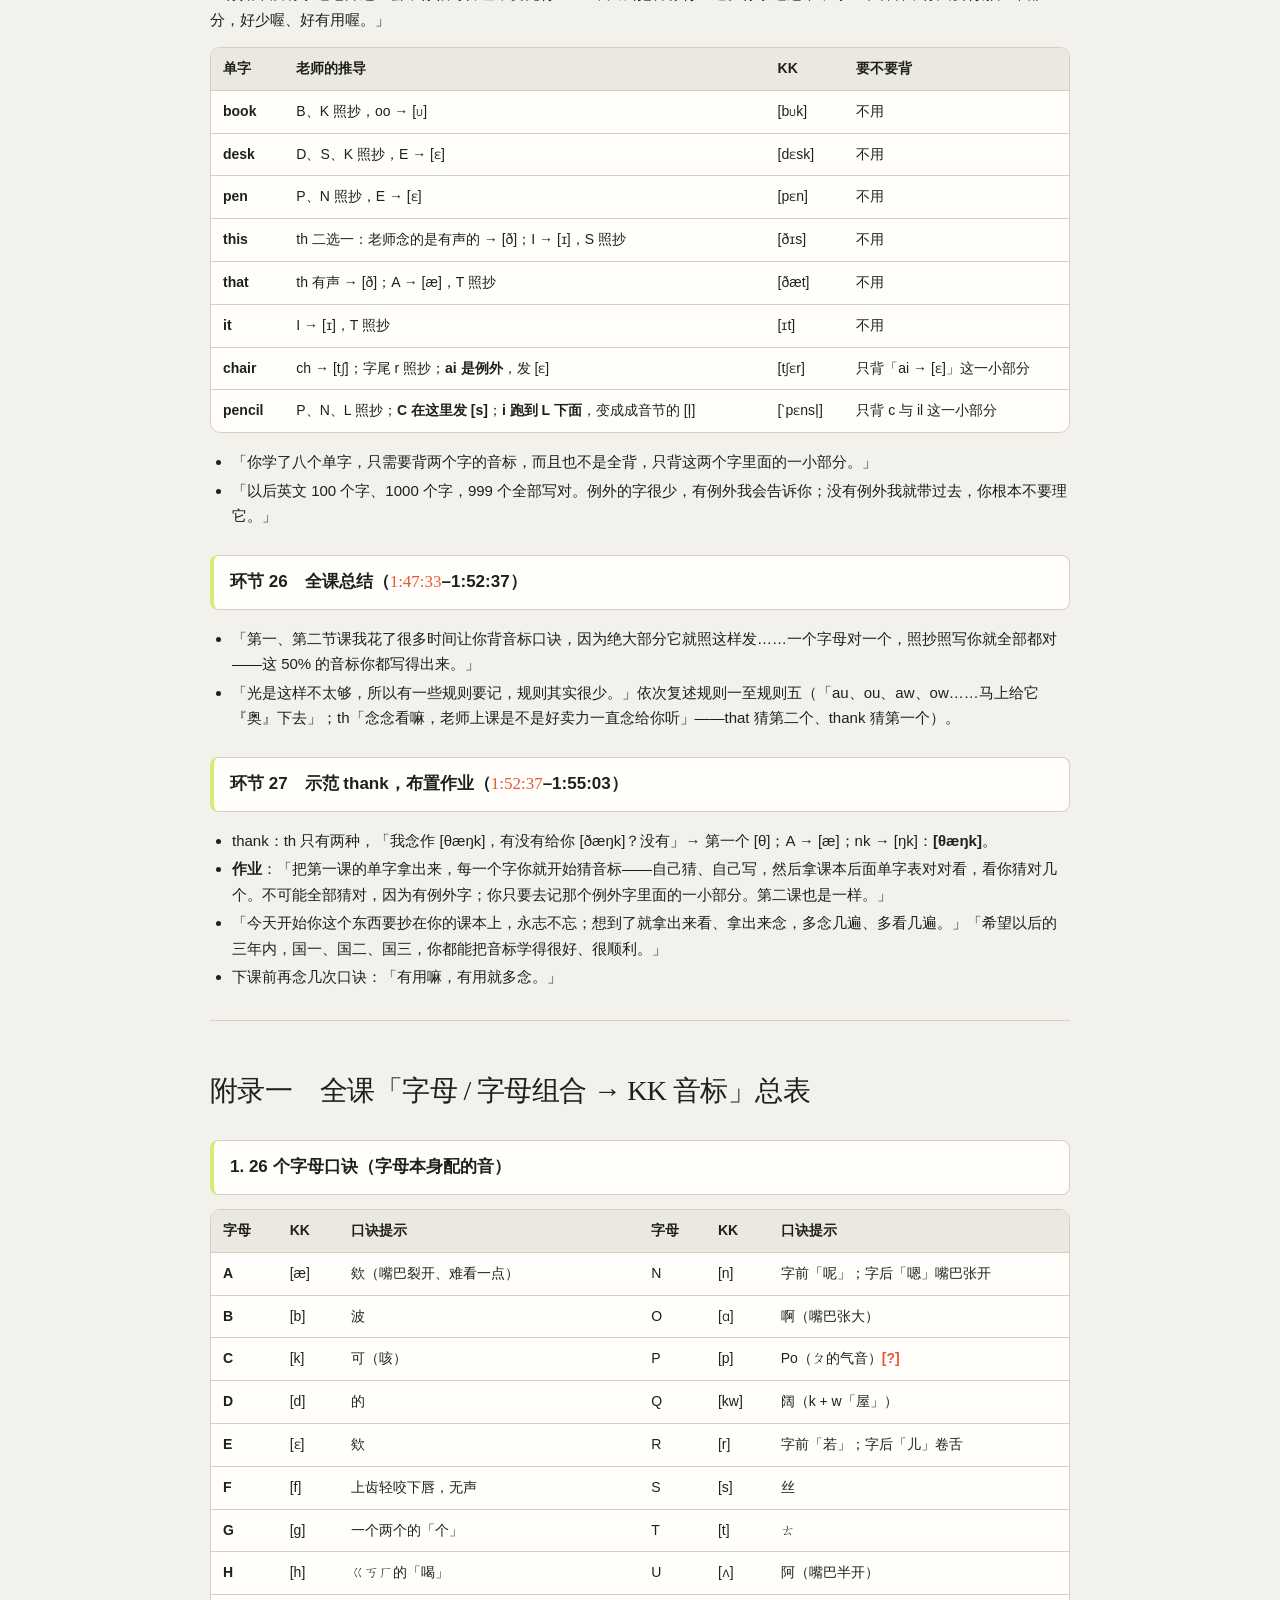
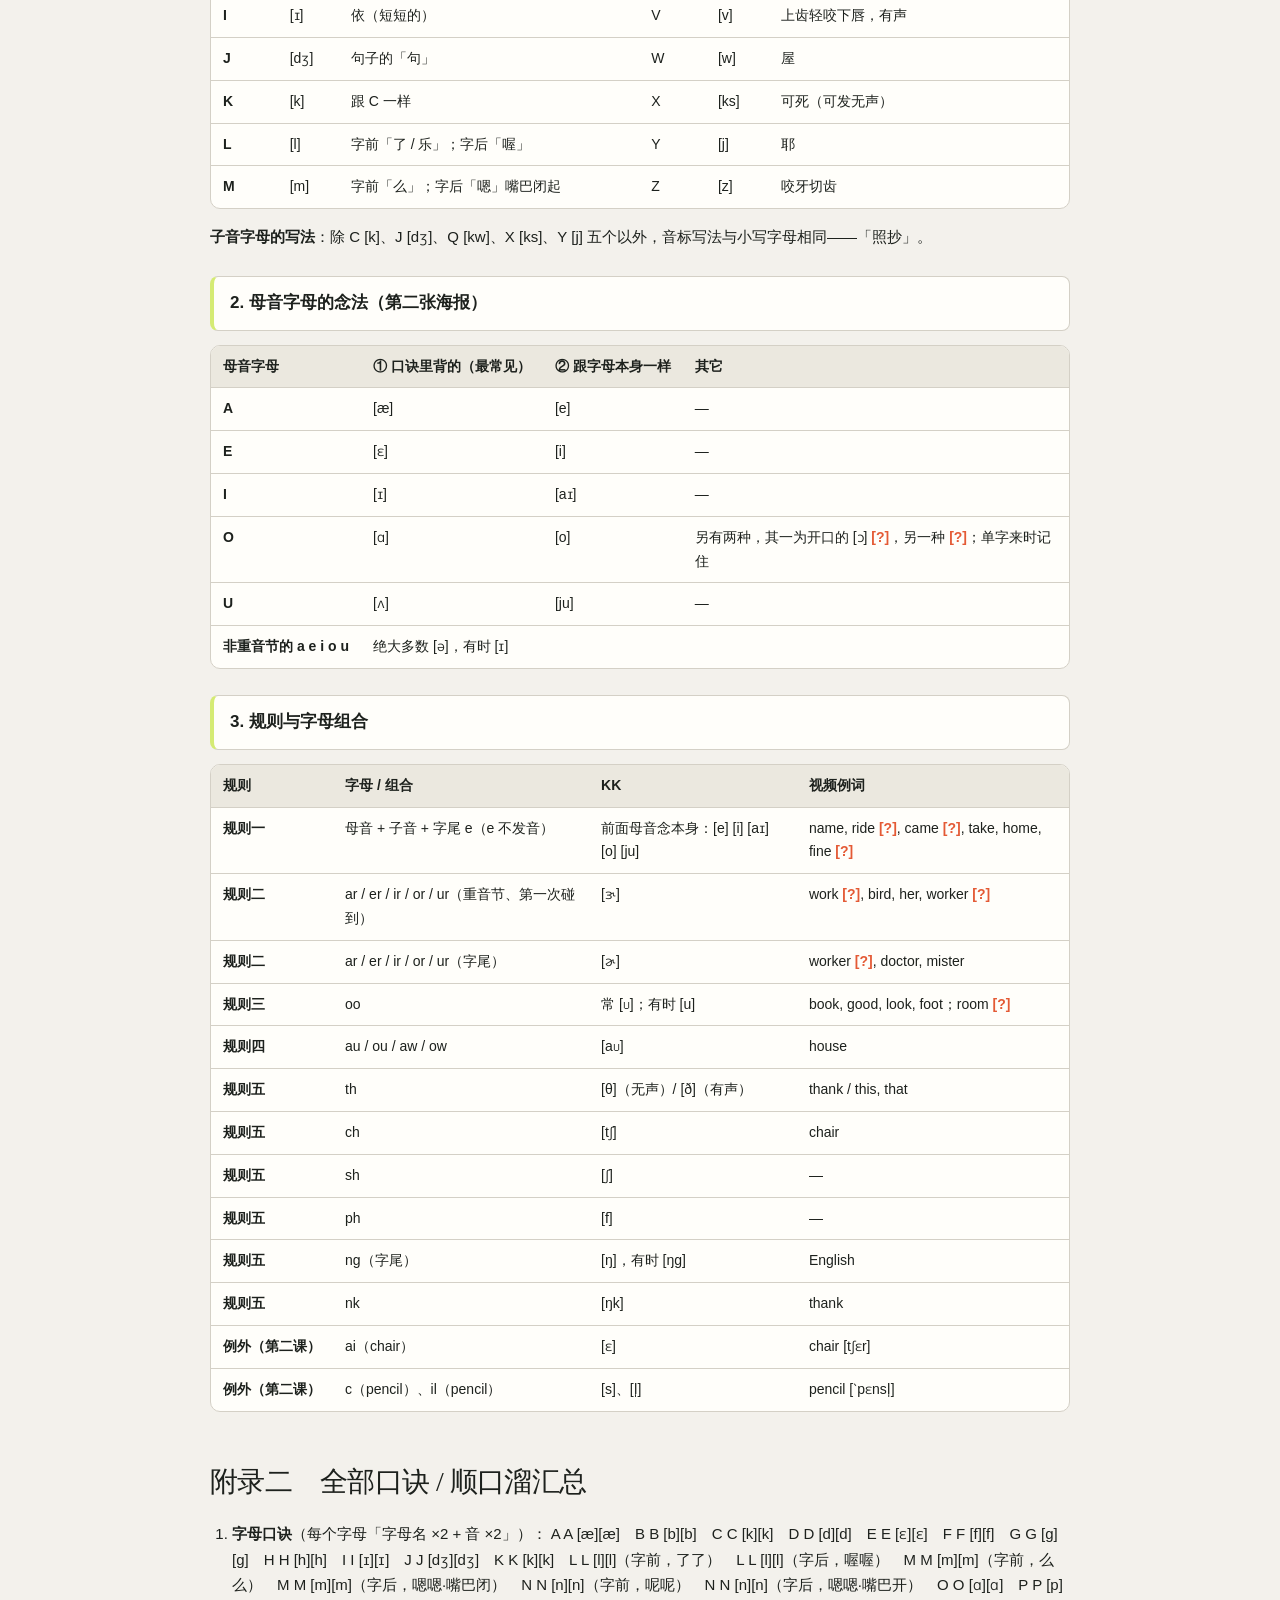
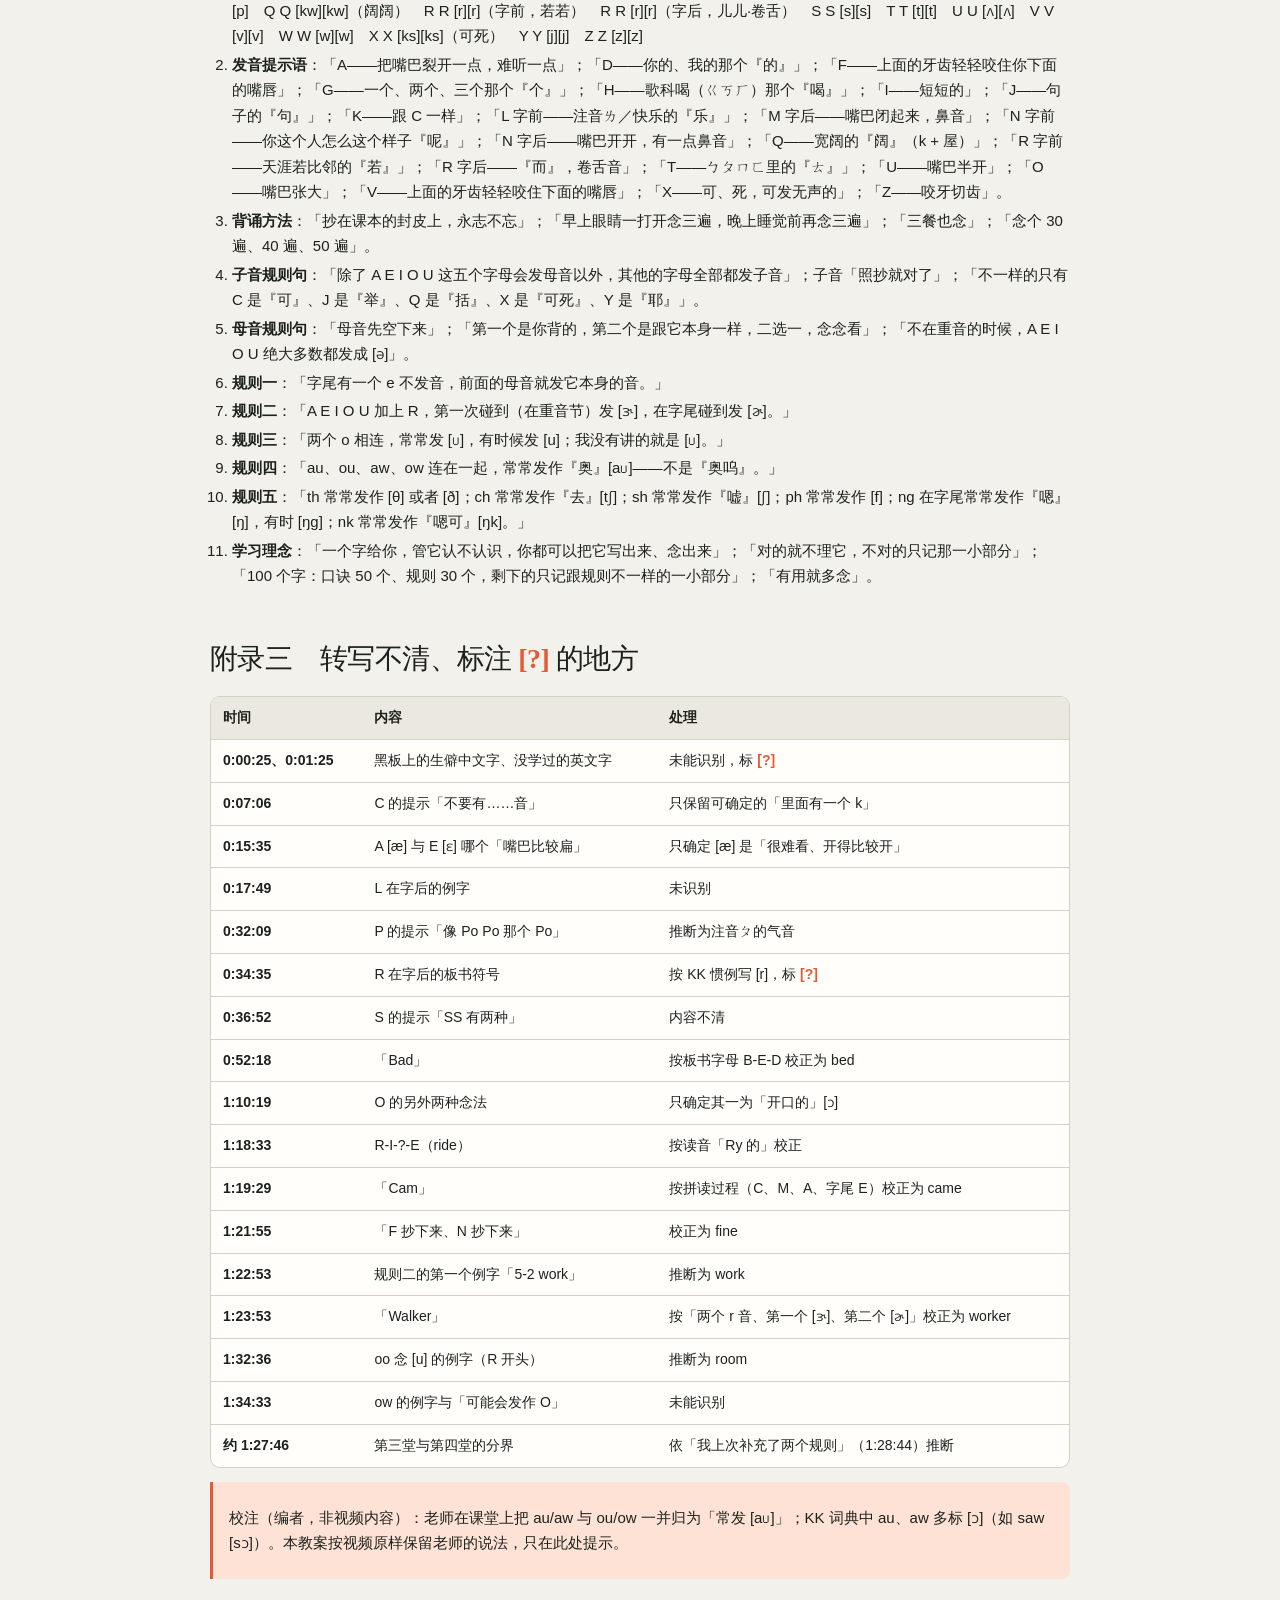
<file: kk.html>
<!DOCTYPE html>
<html lang="zh-CN">
<head>
<meta charset="utf-8" />
<meta name="viewport" content="width=device-width, initial-scale=1, viewport-fit=cover" />
<meta name="color-scheme" content="light dark" />
<meta name="theme-color" content="#f3f1ec" media="(prefers-color-scheme: light)" />
<meta name="theme-color" content="#171916" media="(prefers-color-scheme: dark)" />
<meta name="apple-mobile-web-app-capable" content="yes" />
<link rel="manifest" href="manifest.webmanifest?v=4ad3336eb8" />
<link rel="icon" href="icons/icon-192.png?v=c60cdbd991" type="image/png" />
<link rel="apple-touch-icon" href="icons/apple-touch-icon.png?v=d29ffb3756" />
<title>KK 音标课 · 英语学习</title>
<style>
:root{color-scheme:light dark;--bg:#f3f1ec;--panel:#fffefa;--panel-2:#ebe8df;--ink:#1d211d;--muted:#64675f;--line:#d4d0c6;--accent:#e45a35;--accent-soft:#ffe2d6;--lime:#d5eb74;--lime-ink:#273000}
@media(prefers-color-scheme:dark){:root{--bg:#171916;--panel:#21241f;--panel-2:#2a2d27;--ink:#f4f1e8;--muted:#b8bbb1;--line:#3b3e36;--accent:#ff7652;--accent-soft:#4a2920;--lime:#bfd35e;--lime-ink:#1d2500}}
*{box-sizing:border-box}html{scroll-behavior:smooth}
body{margin:0;background:var(--bg);color:var(--ink);font-family:-apple-system,BlinkMacSystemFont,"Segoe UI","PingFang SC","Hiragino Sans GB","Microsoft YaHei","Noto Sans","Doulos SIL","Charis SIL",sans-serif;line-height:1.7}
.wrap{max-width:940px;margin:0 auto;padding:28px clamp(16px,4vw,40px) 90px}
.back{display:inline-flex;gap:8px;color:var(--muted);text-decoration:none;font-size:14px;font-weight:600;margin-bottom:26px}.back:hover{color:var(--ink)}
.hero h1{margin:0;font-family:Georgia,"Times New Roman",serif;font-size:clamp(36px,5.5vw,60px);font-weight:400;letter-spacing:-.03em;line-height:1.05}
.hero .sub{color:var(--accent);font-weight:700;font-size:14px;margin:14px 0 6px;letter-spacing:.06em}
.hero p{color:var(--muted);max-width:660px;margin:0 0 8px;font-size:15px}.hero a{color:var(--accent)}
.tabs{display:flex;gap:4px;border-bottom:1px solid var(--line);margin:26px 0 18px;position:sticky;top:0;background:var(--bg);z-index:5;padding-top:8px}
.tab{border:0;background:transparent;padding:12px 16px;cursor:pointer;color:var(--muted);border-bottom:3px solid transparent;margin-bottom:-1px;font-weight:700;font-size:15px}.tab.active{color:var(--ink);border-color:var(--accent)}
.panel{display:none}.panel.active{display:block}
.toc{display:flex;flex-wrap:wrap;gap:8px;margin:0 0 10px}.toc a{font-size:13px;text-decoration:none;color:var(--ink);background:var(--panel);border:1px solid var(--line);border-radius:99px;padding:5px 12px}.toc a:hover{background:var(--panel-2)}
.doc h2{font-family:Georgia,"Times New Roman",serif;font-size:28px;font-weight:400;letter-spacing:-.02em;margin:46px 0 12px;scroll-margin-top:64px}.doc h3{scroll-margin-top:64px}
.doc h3{font-size:17px;margin:26px 0 8px;padding:12px 16px;background:var(--panel);border:1px solid var(--line);border-left:4px solid var(--lime);border-radius:8px}
.doc h4{font-size:15px;margin:18px 0 6px}
.doc p,.doc li{font-size:15px}.doc ul,.doc ol{padding-left:22px}.doc li{margin:3px 0}
.doc strong{color:var(--ink)}.doc hr{border:0;border-top:1px solid var(--line);margin:30px 0}
.doc blockquote{margin:12px 0;padding:8px 16px;border-left:3px solid var(--accent);background:var(--accent-soft);border-radius:0 8px 8px 0}
.doc code{font-family:inherit;background:var(--panel-2);padding:1px 5px;border-radius:4px}
.tbl{overflow-x:auto;margin:14px 0;border:1px solid var(--line);border-radius:10px;background:var(--panel);-webkit-overflow-scrolling:touch}
table{border-collapse:collapse;width:100%;font-size:14px;min-width:560px}th,td{padding:9px 12px;border-bottom:1px solid var(--line);text-align:left;vertical-align:top}th{background:var(--panel-2);font-weight:700;white-space:nowrap}tr:last-child td{border-bottom:0}
td:first-child{white-space:nowrap;font-weight:600}
a.ts{color:var(--accent);text-decoration:none;font-family:Georgia,serif;font-weight:400}a.ts:hover{text-decoration:underline}
.q{color:var(--accent);font-weight:700;cursor:help}
.note{font-size:13px;color:var(--muted);border-top:1px solid var(--line);margin-top:40px;padding-top:14px}
@media(max-width:600px){.doc h2{font-size:24px}.tab{padding:10px 12px;font-size:14px}table{font-size:13px}}
</style>
</head>
<body>
<div class="wrap">
<a class="back" href="index.html">← 返回英语学习</a>
<div class="hero">
  <h1>KK 音标课</h1>
  <div class="sub">周育如老师 · 透过字母学音标</div>
  <p>按 <a href="https://www.youtube.com/watch?v=eLSOXxHa8Ps" target="_blank" rel="noopener">YouTube《K.K 音標英文教學（自然發音）》</a>（约 1:55:03，连续四堂课）逐段整理：顺序、口诀、例词和作业都照老师课堂。点时间戳可直接跳到视频对应位置。另附 KK 音标与现代国际音标（IPA）的对照。</p>
</div>
<div class="tabs" role="tablist"><button class="tab active" data-p="lesson" role="tab">课堂教案</button><button class="tab" data-p="ipa" role="tab">KK 与 IPA 对照</button></div>
<section class="panel active" id="lesson"><nav class="toc"><a href="#a-0">使用说明</a><a href="#a-1">全课总览</a><a href="#a-2">第一堂</a><a href="#a-3">第二堂</a><a href="#a-4">第三堂</a><a href="#a-5">第四堂</a><a href="#a-6">附录一</a><a href="#a-7">附录二</a><a href="#a-8">附录三</a></nav><div class="doc"><h2 id="a-0">使用说明</h2>
<ul>
<li><strong>整理原则</strong>：完全按视频课堂的顺序、讲法、口诀与例词整理，不替换成其它教法。老师原话以「」引用（据语音转写校正为通顺的简体中文，保留口语和口诀原味）。</li>
<li><strong>时间戳</strong>：h:mm:ss，取自视频转写，误差约 ±10 秒。</li>
<li><strong>音标</strong>：方括号内是老师板书/海报上的 KK 音标。转写只有声音、看不到黑板，因此音标符号是<strong>根据老师的读音、拼读过程和 KK 惯例还原</strong>的，并与网上流传的同一课口诀笔记（视频字幕节选、学习笔记）核对过；仍不确定之处标 <strong><span class="q" title="转写不清或看不到板书">[?]</span></strong>。</li>
<li><strong><span class="q" title="转写不清或看不到板书">[?]</span></strong>：转写听不清、或无法从声音确定板书内容的地方。</li>
<li>视频实际是<strong>连续四堂课</strong>的剪辑（第三堂以「Good morning」开场），教案据此分为四个单元。课堂中老师多次点名学生抽问，教案只记为「点名抽问」，不记学生姓名。</li>
</ul>
<h2 id="a-1">全课总览</h2>
<div class="tbl"><table>
<thead>
<tr class="header">
<th>单元</th>
<th>时间</th>
<th>主题</th>
</tr>
</thead>
<tbody>
<tr class="odd">
<td>第一堂</td>
<td>0:00:00–0:28:25</td>
<td>为什么学音标、学习目标；字母口诀 A–N（含 L/M/N 字前字后两种念法）</td>
</tr>
<tr class="even">
<td>第二堂</td>
<td>0:28:25–0:57:33</td>
<td>抽背 A–N；字母口诀 O–Z（含 R 字前字后）；用口诀直接拼读生字（音标学会 50%）</td>
</tr>
<tr class="odd">
<td>第三堂</td>
<td>0:57:33–约 1:27:46</td>
<td>子音字母「照抄」、母音字母「二选一」、重音节与非重音节；规则一（字尾 e 不发音）、规则二（母音 + r）</td>
</tr>
<tr class="even">
<td>第四堂</td>
<td>约 1:27:46–1:55:03</td>
<td>复习；规则三（oo）、规则四（au/ou/aw/ow）、规则五（th/ch/sh/ph/ng/nk）；用第二课单字验证；作业</td>
</tr>
</tbody>
</table></div>
<hr />
<h2 id="a-2">第一堂（0:00:00–0:28:25）</h2>
<h3 id="环节-1-导入为什么要学音标0000000225">环节 1　导入：为什么要学音标（<a class="ts" href="https://www.youtube.com/watch?v=eLSOXxHa8Ps&t=0s" target="_blank" rel="noopener">0:00:00</a>–0:02:25）</h3>
<p><strong>教学目标</strong>：让学生明白音标就是「英文的注音符号」，而且英文的音标和字母关系密切。</p>
<p><strong>老师讲解要点</strong></p>
<ul>
<li>先在黑板写一个中文字（「我」）问学生怎么知道念「我」——是学过才知道的；再写一个没学过的字 <span class="q" title="转写不清或看不到板书">[?]</span>，学生就不会念：「中文这个字你如果没学过，你就不知道它怎么念，从字形看不出来」，虽然有「有边读边、没边念中间」，还是猜不出来。</li>
<li>「中文里面你要认识一个字怎么念，你透过什么？对，透过注音符号。」</li>
<li>再看英文：book 是老师教过才会念；换一个没学过的英文字 <span class="q" title="转写不清或看不到板书">[?]</span>，「挂掉了」。</li>
<li>但「英文比中文好一点的地方」：「英文透过字母，你可以去大概猜测它可能会怎么发音。中文有注音符号，英文也有注音符号，而且英文的注音符号跟这个字的字母息息相关。」</li>
<li>「从这节课开始我要教你音标。音标是干嘛的？告诉你英文这个字怎么念。」</li>
</ul>
<p><strong>例词</strong>：book；（板书中文字「我」及一个生僻字 <span class="q" title="转写不清或看不到板书">[?]</span>，另一个英文生字 <span class="q" title="转写不清或看不到板书">[?]</span>）</p>
<h3 id="环节-2-不要被发音器官图吓到本阶段的目标0022500543">环节 2　不要被「发音器官图」吓到；本阶段的目标（<a class="ts" href="https://www.youtube.com/watch?v=eLSOXxHa8Ps&t=145s" target="_blank" rel="noopener">0:02:25</a>–0:05:43）</h3>
<p><strong>教学目标</strong>：消除对音标的恐惧，明确国中阶段的要求。</p>
<p><strong>老师讲解要点</strong></p>
<ul>
<li>很多人一听要学音标就去买参考书、上补习班，第一页就是「发音器官图」，每个音标配一段说明，比如「先紧闭双唇，然后再突然放开双唇，让口腔内的气息爆发而出，产生一种爆裂的音」——「你看得懂吗？看不懂。」</li>
<li>老师还会说「母音有 17 个、子音有 24 个」，「还有长母音、短母音，子音还有有声子音、无声子音」，「一下爆裂音、一下塞擦音，一下流音、侧音、边音」。全部背完了，「一个字给你，还是不知道怎么念」，「我当学生的时候也是这样」。</li>
<li>「这些东西你不要理它。等到以后你上大学、上研究所，像老师这样对语音学有兴趣，你再来学，还来得及。」</li>
<li><strong>国中阶段的要求只有一件事</strong>：「一个单字给你，你大概可以把它的音标写出来，然后可以念得出来；一个音标给你，你大概可以念得出来，知道这是什么字，然后把那个单字写出来。」</li>
<li>「现在你跟着我学，用最简单的方式来学，你可以把音标学得很好。」</li>
</ul>
<h3 id="环节-3-方法透过字母来学音标0054300610">环节 3　方法：透过字母来学音标（<a class="ts" href="https://www.youtube.com/watch?v=eLSOXxHa8Ps&t=343s" target="_blank" rel="noopener">0:05:43</a>–0:06:10）</h3>
<p><strong>老师讲解要点</strong></p>
<ul>
<li>先请全班把 26 个字母念一遍（A B C … Z）。</li>
<li>「我们现在透过字母来学音标。我们不要记音标再回去看字母，我们透过字母来学音标。」</li>
</ul>
<p><strong>口诀格式</strong>（全课一致）：<strong>字母名 字母名 + 音 音</strong>，例如「A A [æ] [æ]」「B B [b] [b]」。每教一个新字母，都要<strong>从 A 开始从头累积复诵</strong>（老师口头禅：「又从头来」「预备，来」）。</p>
<h3 id="环节-4-字母口诀-ak0061001634">环节 4　字母口诀 A–K（<a class="ts" href="https://www.youtube.com/watch?v=eLSOXxHa8Ps&t=370s" target="_blank" rel="noopener">0:06:10</a>–0:16:34）</h3>
<p><strong>教学目标</strong>：记住 A–K 每个字母配的音，能连贯复诵。</p>
<div class="tbl"><table>
<thead>
<tr class="header">
<th>字母</th>
<th>口诀（老师怎么念）</th>
<th>KK</th>
<th>老师的提示 / 原话</th>
</tr>
</thead>
<tbody>
<tr class="odd">
<td>A</td>
<td>A A 欸 欸</td>
<td>[æ]</td>
<td>「把你的嘴巴裂开一点」「难听一点」「再丑一点」</td>
</tr>
<tr class="even">
<td>B</td>
<td>B B 波 波</td>
<td>[b]</td>
<td>（只示范读音）</td>
</tr>
<tr class="odd">
<td>C</td>
<td>C C 可 可（咳 咳）</td>
<td>[k]</td>
<td>「里面有一个 k」；「不要有尾巴的元音」<span class="q" title="转写不清或看不到板书">[?]</span>（原话转写不清）</td>
</tr>
<tr class="even">
<td>D</td>
<td>D D 的 的</td>
<td>[d]</td>
<td>「滴滴的的」「你的、我的那个『的』」</td>
</tr>
<tr class="odd">
<td>E</td>
<td>E E 欸 欸</td>
<td>[ɛ]</td>
<td>（与 A 对比见环节 5）</td>
</tr>
<tr class="even">
<td>F</td>
<td>F F（只送气）</td>
<td>[f]</td>
<td>「上面的牙齿轻轻咬住你下面的嘴唇」</td>
</tr>
<tr class="odd">
<td>G</td>
<td>G G 个 个</td>
<td>[g]</td>
<td>「一个、两个、三个那个『个』」</td>
</tr>
<tr class="even">
<td>H</td>
<td>H H 喝 喝</td>
<td>[h]</td>
<td>「ㄍㄎㄏ（歌科喝）那个『喝』」；后来又说「喝东西的那个『喝』」</td>
</tr>
<tr class="odd">
<td>I</td>
<td>I I 依 依</td>
<td>[ɪ]</td>
<td>「短短的」</td>
</tr>
<tr class="even">
<td>J</td>
<td>J J 句 句</td>
<td>[dʒ]</td>
<td>「就像那个句子的『句』」（字幕作「聚」）</td>
</tr>
<tr class="odd">
<td>K</td>
<td>K K 可 可</td>
<td>[k]</td>
<td>「跟 C 一样」</td>
</tr>
</tbody>
</table></div>
<p><strong>练习 / 跟读</strong></p>
<ul>
<li>每加一个字母就从 A 从头念（0:07:06 起反复）。</li>
<li>倒着念：「G G、F F、E E、D D、C C、B B、A A」（0:10:25）。</li>
<li>点名抽问：「C C 什么？」「J J 什么？」「H H 是什么？」学生答错时老师再示范「像歌科喝的那个喝」（0:12:50–0:13:20）。</li>
</ul>
<h3 id="环节-5-辨音a-æ-和-e-ɛ-有什么不一样0151201634">环节 5　辨音：A [æ] 和 E [ɛ] 有什么不一样（<a class="ts" href="https://www.youtube.com/watch?v=eLSOXxHa8Ps&t=912s" target="_blank" rel="noopener">0:15:12</a>–0:16:34）</h3>
<p><strong>老师讲解要点</strong></p>
<ul>
<li>「你听我念：E E [ɛ]，A A [æ]，有什么不一样？——嘴型不一样。」</li>
<li>学生说「字母不一样」，老师：「废话！我要问你我的念法有什么不一样。」</li>
<li>A [æ] 是「很难看的那个欸」，嘴巴开得比较开、往两边裂；E [ɛ] 嘴型较小 <span class="q" title="转写不清或看不到板书">[?]</span>（转写为「这个我开得比较开，嘴巴比较扁」，指哪一个无法完全确定）。</li>
<li>跟读：「A A [æ] [æ]，再丑一点」「E E [ɛ] [ɛ]，不用那么丑了」；再串 I I [ɪ]。</li>
</ul>
<h3 id="环节-6-lmn字前字后两种念法0163402630">环节 6　L、M、N：字前、字后两种念法（<a class="ts" href="https://www.youtube.com/watch?v=eLSOXxHa8Ps&t=994s" target="_blank" rel="noopener">0:16:34</a>–0:26:30）</h3>
<p><strong>教学目标</strong>：掌握 L/M/N 在字首（字的前面）和字尾（字的后面）的不同读法。</p>
<p><strong>老师讲解要点</strong>：「这三个字母每一个有两个念法。」</p>
<div class="tbl"><table>
<thead>
<tr class="header">
<th>字母</th>
<th>位置</th>
<th>口诀</th>
<th>KK</th>
<th>老师原话</th>
</tr>
</thead>
<tbody>
<tr class="odd">
<td>L</td>
<td>字前</td>
<td>L L 了 了（勒 勒）</td>
<td>[l]</td>
<td>「就像注音符号那个ㄌ（了）一样，或是快乐的『乐』，随便啦」</td>
</tr>
<tr class="even">
<td>L</td>
<td>字后</td>
<td>L L 喔 喔（嗷 嗷）</td>
<td>[l]</td>
<td>「万一很不幸，这个 L 不是在字的前面，在一个字的后面……请你念作喔喔」；例字 <span class="q" title="转写不清或看不到板书">[?]</span>（转写为「比如说你学过……」）</td>
</tr>
<tr class="odd">
<td>M</td>
<td>字前</td>
<td>M M 么 么</td>
<td>[m]</td>
<td>「在一个字的前面的时候，请你念 MM（么么）」</td>
</tr>
<tr class="even">
<td>M</td>
<td>字后</td>
<td>M M 嗯 嗯</td>
<td>[m]</td>
<td>「嘴巴闭起来，然后鼻音」</td>
</tr>
<tr class="odd">
<td>N</td>
<td>字前</td>
<td>N N 呢 呢</td>
<td>[n]</td>
<td>「你这个人怎么这个样子呢——那个『呢』」</td>
</tr>
<tr class="even">
<td>N</td>
<td>字后</td>
<td>N N 嗯 嗯</td>
<td>[n]</td>
<td>「嗯，然后嘴巴开开，有一点鼻音」</td>
</tr>
</tbody>
</table></div>
<ul>
<li><strong>M 与 N 在字后的对比</strong>（0:22:00）：「M 在字的后面要念嗯嗯，嘴巴闭起来的，鼻音；N 在字后面也是鼻音，可是嘴巴开开的。」——同一个符号，字前、字后只是读法不同，板书音标仍是 [l]、[m]、[n]。</li>
<li><strong>跟读程序</strong>：先念 L 的两种，再念 M，再念 N；「先想看 L 前面是什么、后面是什么，想一遍」；之后从 A 串到 N。</li>
<li>0:24:09 起「给你 5 秒钟自己想一遍」，接着逐一点名抽问（「L 在前面？」「M 如果在后面呢？要不要闭起来？」「N 呢？」）。</li>
</ul>
<h3 id="环节-7-第一堂作业0263002825">环节 7　第一堂作业（<a class="ts" href="https://www.youtube.com/watch?v=eLSOXxHa8Ps&t=1590s" target="_blank" rel="noopener">0:26:30</a>–0:28:25）</h3>
<ul>
<li>「这些字请你抄在课本的封皮上，永志不忘。」</li>
<li>「早上起来眼睛一打开，马上就 A A [æ] [æ]、B B [b] [b]……念三遍；晚上睡觉前再念三遍才可以睡觉。」</li>
<li>「明天上课我要抽背，从 A 一直到 N。」「不是一遍两遍，念个 30 遍、40 遍、50 遍。」</li>
<li>下课前全班再从 A 念到 N。</li>
</ul>
<hr />
<h2 id="a-3">第二堂（0:28:25–0:57:33）</h2>
<h3 id="环节-8-复习抽背-an0282503143">环节 8　复习抽背 A–N（<a class="ts" href="https://www.youtube.com/watch?v=eLSOXxHa8Ps&t=1705s" target="_blank" rel="noopener">0:28:25</a>–0:31:43）</h3>
<ul>
<li>全班背一次，再「一个一个来」点名，每人接着念一段（如「E E [ɛ]、F F [f]、G G [g]、H H [h]」）。</li>
<li>「这个很厉害，是（老师）独创的耶……待会儿你就知道，大大的好用。」</li>
<li>要求「速度慢一点，不要打混，念清楚」。</li>
</ul>
<h3 id="环节-9-字母口诀-oz0314304756">环节 9　字母口诀 O–Z（<a class="ts" href="https://www.youtube.com/watch?v=eLSOXxHa8Ps&t=1903s" target="_blank" rel="noopener">0:31:43</a>–0:47:56）</h3>
<p><strong>教学目标</strong>：完成 26 个字母的口诀。</p>
<div class="tbl"><table>
<thead>
<tr class="header">
<th>字母</th>
<th>口诀</th>
<th>KK</th>
<th>老师的提示 / 原话</th>
</tr>
</thead>
<tbody>
<tr class="odd">
<td>O</td>
<td>O O 啊 啊</td>
<td>[ɑ]</td>
<td>嘴巴张大；后来对比 U 时说「O O，嘴唇张大一点」</td>
</tr>
<tr class="even">
<td>P</td>
<td>P P（只送气）</td>
<td>[p]</td>
<td>「很像 Po Po 那个 Po」（即注音ㄆ的气音）<span class="q" title="转写不清或看不到板书">[?]</span></td>
</tr>
<tr class="odd">
<td>Q</td>
<td>Q Q 阔 阔</td>
<td>[kw]</td>
<td>「Q 比较奇怪」；「阔——楚天阔的阔、宽阔的阔」；板书写「你学过的 k」再加 w（念「屋」），「所以这个音会变成很像『可屋』，连起来就变成『阔』」</td>
</tr>
<tr class="even">
<td>R</td>
<td>R R 若 若（字前）</td>
<td>[r]</td>
<td>「如果 R 在一个字的前面……好像天涯若比邻的那个『若』」</td>
</tr>
<tr class="odd">
<td>R</td>
<td>R R 儿 儿（字后）</td>
<td>[r] <span class="q" title="转写不清或看不到板书">[?]</span></td>
<td>「万一很不幸，它跑到字的后面去了……请你念作『而』，有没有学过？卷舌音」；「要卷舌」（字后板书符号转写无法确认，KK 惯例写 [r]）</td>
</tr>
<tr class="even">
<td>S</td>
<td>S S 丝 丝</td>
<td>[s]</td>
<td>（转写为「SS 有两种」<span class="q" title="转写不清或看不到板书">[?]</span>，内容不清）</td>
</tr>
<tr class="odd">
<td>T</td>
<td>T T（只送气）</td>
<td>[t]</td>
<td>「ㄅㄆㄇㄈ……有一个『ㄊ』，就是那个音」</td>
</tr>
<tr class="even">
<td>U</td>
<td>U U 阿 阿</td>
<td>[ʌ]</td>
<td>「嘴巴半开的喔」；与 O 对比：「O 是嘴巴很大的」</td>
</tr>
<tr class="odd">
<td>V</td>
<td>V V（有声）</td>
<td>[v]</td>
<td>「我上面的牙齿轻轻咬住下面的嘴唇」</td>
</tr>
<tr class="even">
<td>W</td>
<td>W W 屋 屋</td>
<td>[w]</td>
<td>（只示范读音）</td>
</tr>
<tr class="odd">
<td>X</td>
<td>X X 可死 可死</td>
<td>[ks]</td>
<td>「我念的是『可』跟『死』……『可』发无声的」；「不是 SS，是 XX」</td>
</tr>
<tr class="even">
<td>Y</td>
<td>Y Y 耶 耶</td>
<td>[j]</td>
<td>（只示范读音）</td>
</tr>
<tr class="odd">
<td>Z</td>
<td>Z Z（有声）</td>
<td>[z]</td>
<td>「咬牙切齿哦」</td>
</tr>
</tbody>
</table></div>
<p><strong>练习 / 跟读</strong>：每教一个就「从 O 开始」再念；教完 Z 后从 Z 倒着念到 O（0:44:05），再从 O 顺念到 Z，最后「从头开始」A 念到 Z；「想三秒钟，那些你不太会念的想清楚」。0:45:58–0:47:26 再次点名抽问（Q、M 前后、G、H、J、K、O、P、R……）。</p>
<h3 id="环节-10-口诀有什么用直接拼读生字0482505543">环节 10　口诀有什么用：直接拼读生字（<a class="ts" href="https://www.youtube.com/watch?v=eLSOXxHa8Ps&t=2905s" target="_blank" rel="noopener">0:48:25</a>–0:55:43）</h3>
<p><strong>教学目标</strong>：让学生体会「背完口诀，音标就学了 50%」。</p>
<p><strong>老师讲解要点</strong></p>
<ul>
<li>「你背这个要干什么？跟你背着玩的？不是喔。这个东西背完之后，你音标就学了 50% 了。50% 的字给你，管你认不认识，你就可以念得出来，而且都不会念错。」</li>
<li>做法：把每个字母换成口诀里的音，写下来，连起来念。</li>
</ul>
<p><strong>例词（板书拼读过程）</strong></p>
<div class="tbl"><table>
<thead>
<tr class="header">
<th>单字</th>
<th>老师的拼读</th>
<th>KK</th>
</tr>
</thead>
<tbody>
<tr class="odd">
<td>desk（上一课学过）</td>
<td>D D [d]、E E [ɛ]、S S [s]、K K [k]，连起来</td>
<td>[dɛsk]</td>
</tr>
<tr class="even">
<td>cat</td>
<td>C C「可可」、A A [æ]、T T [t]：「可 A」→ cat</td>
<td>[kæt]</td>
</tr>
<tr class="odd">
<td>box</td>
<td>B B [b]、O O [ɑ]、X X「可斯」</td>
<td>[bɑks]</td>
</tr>
<tr class="even">
<td>bed（转写作「Bad」，按板书字母 B-E-D 校正）<span class="q" title="转写不清或看不到板书">[?]</span></td>
<td>B B [b]、E E [ɛ]、D D [d]</td>
<td>[bɛd]</td>
</tr>
<tr class="odd">
<td>spot</td>
<td>S S [s]、P P [p]、O O [ɑ]、T T [t]</td>
<td>[spɑt]</td>
</tr>
<tr class="even">
<td>flag</td>
<td>F F [f]、L（「L 在前面要念『了』」）、A A [æ]、G G [g]</td>
<td>[flæg]</td>
</tr>
</tbody>
</table></div>
<ul>
<li>「不认识也会念，这样才叫做厉害」；「以后出去跟同学炫一炫」。</li>
<li>小结（0:55:13）：「你光是学会这套口诀之后，很多很多的字只要给你，你音标马上就写出来、就念出来，而且都不会出差错……这个地方是大概音标 50%，你已经学会了。」</li>
</ul>
<h3 id="环节-11-第二堂作业0554305733">环节 11　第二堂作业（<a class="ts" href="https://www.youtube.com/watch?v=eLSOXxHa8Ps&t=3343s" target="_blank" rel="noopener">0:55:43</a>–0:57:33）</h3>
<ul>
<li>全班从头念一次 A–Z。</li>
<li>「每天早上眼睛一张开念三次，晚上要睡觉了再念三遍；只有六次不够，三餐也念。」「这套音标口诀多念几遍，对你非常有帮助。」</li>
</ul>
<hr />
<h2 id="a-4">第三堂（0:57:33–约 1:27:46）</h2>
<h3 id="环节-12-复习口诀海报-az0573305920">环节 12　复习：口诀海报 A–Z（<a class="ts" href="https://www.youtube.com/watch?v=eLSOXxHa8Ps&t=3453s" target="_blank" rel="noopener">0:57:33</a>–0:59:20）</h3>
<ul>
<li>以「Good morning」开场；回顾：两节课都在讲音标——先把 26 个字母列出来，每个字母配一个发音；再写一些字让学生猜。</li>
<li>「我现在把它写成一张海报」，全班慢慢地念 A–Z。</li>
</ul>
<h3 id="环节-13-第一张海报子音字母照抄0592010438">环节 13　第一张海报：子音字母「照抄」（<a class="ts" href="https://www.youtube.com/watch?v=eLSOXxHa8Ps&t=3560s" target="_blank" rel="noopener">0:59:20</a>–1:04:38）</h3>
<p><strong>教学目标</strong>：分清子音字母与母音字母；知道子音字母的音标几乎就是照抄。</p>
<p><strong>老师讲解要点</strong></p>
<ul>
<li>海报上红色写的先不看，只看黑色：B 发 [b]，「你有没有发现它的写法跟小写的 b 一模一样」；D、F、G、H、K、L、M、N、P、R、S、T、V、W、Z 也都一样。</li>
<li><strong>不一样的只有五个</strong>：「C 是『可』[k]，J 是『举』[dʒ]，Q 是『括』[kw]，X 是『可死』[ks]，Y 是『耶』[j]。」</li>
<li>「这些黑色的部分我告诉你它叫做子音，子音字母；红色的这五个（A E I O U），我把它叫做母音字母。」</li>
<li>子音字母的念法：「我一旦告诉你它念 [b]，以后你看到 B，绝大多数、99% 它就念作 [b]，不会有变化。」</li>
<li><strong>口诀句</strong>：「除了 A E I O U 这五个字母会发母音以外，其他的字母全部都发子音。」子音部分「照抄就对了」。</li>
</ul>
<p><strong>例词</strong>：desk——「除了 E 不理它，D 就是『的』，S 就是『死』，K 就是『可』，刚好一个对一个」；cat——C 一定发「可」、T 一定发 [t]；flag——除了 A，F、L、G「照抄都不会错」。</p>
<h3 id="环节-14-第二张海报母音字母的两种主要念法1043811113">环节 14　第二张海报：母音字母的两种主要念法（<a class="ts" href="https://www.youtube.com/watch?v=eLSOXxHa8Ps&t=3878s" target="_blank" rel="noopener">1:04:38</a>–1:11:13）</h3>
<p><strong>教学目标</strong>：母音不要乱猜；先在两种可能里「二选一」。</p>
<p><strong>老师讲解要点</strong></p>
<ul>
<li>「子音不会有变化，可是母音会有变化。」写音标时：「子音的部分先照口诀写下来，母音的部分（A E I O U）请你先空下来。」</li>
<li>「母音我告诉你有 17 个，你不是说 17 个去随便乱猜，猜中的机会只有 1/17……你猜有规则可循。」</li>
<li><strong>第一种念法</strong>：口诀里背的——A [æ]、E [ɛ]、I [ɪ]、O [ɑ]、U [ʌ]。「这五个母音字母发成这样的机率最高，所以我让你背起来」，猜中机率「大概六七成吧」。</li>
<li><strong>第二种念法</strong>：「就跟这个字母本身念的一样」——A 念 [e]、E 念 [i]、I 念 [aɪ]、O 念 [o]、U 念 [ju]。</li>
<li>「二选一」再加上「老师上课教单字一定会告诉你怎么念」的印象，「念念看，看哪一个比较像」，猜对机率就到八九成。</li>
<li><strong>O 还有两个发法</strong>：「除了跟它本身一样、除了老师叫你背的以外，它还有两个发法」，其中一个是「开口的」[ɔ] <span class="q" title="转写不清或看不到板书">[?]</span>（另一个转写不清 <span class="q" title="转写不清或看不到板书">[?]</span>）；「这个东西就没有办法了，一个单字来你就把它记起来」。</li>
</ul>
<p><strong>例词</strong>：pen——「P 就 [p]、N 就 [n]，写完了；E 只有两种：是 [pin] 还是 [pɛn]？好像 pen 比较对，就写 [pɛn]。」</p>
<p><strong>学习方法</strong>：「母音的部分我现在还不要求你全部背下来，你把这个抄在你的课本上。以后每学到一个单字，你就猜它怎么念、写一写，然后去课文后面单字表看看对不对。对的，这个字就不理它；不对的，你就特别记一下——不是整个字记，去记那一个小部分不一样的就好。」</p>
<h3 id="环节-15-重音节与非重音节1111311343">环节 15　重音节与非重音节（<a class="ts" href="https://www.youtube.com/watch?v=eLSOXxHa8Ps&t=4273s" target="_blank" rel="noopener">1:11:13</a>–1:13:43）</h3>
<p><strong>老师讲解要点</strong></p>
<ul>
<li>desk 只有一个母音字母 → 它就在重音节。</li>
<li>doctor 有两个 o：「第一个我说它是重音节……你猜的方法就是刚刚讲的，要不就跟老师要你背的一样，要不就跟它本身一样，二选一」；「第二个被你碰到的，就表示不在重音了。」</li>
<li>「不在重音的时候，A E I O U 绝大多数全部都发成 [ə]」；「还有这个是发成 [ɪ]，这个考试不太会考」。</li>
</ul>
<h3 id="环节-16-小结与学习策略1134311635">环节 16　小结与学习策略（<a class="ts" href="https://www.youtube.com/watch?v=eLSOXxHa8Ps&t=4423s" target="_blank" rel="noopener">1:13:43</a>–1:16:35）</h3>
<ul>
<li>「音标分成两大种：一种是发子音的——A E I O U 以外都发子音，照口诀照写，百分之九十九都对；会有变化的是 A E I O U 这五个字。」</li>
<li>「我并不是鼓励你猜测，而是告诉你，你如果万一没有背到又要考试，你可以这样子来做。」</li>
<li>「很多学生一个单字先背一遍拼字，再把音标背一遍，一个字变两个字，浪费很多时间。」100 个字里：口诀能解决约 80 个（合规则的不用理），剩下 20 个再用规则省掉 10 个，「剩 10 个字要记音标，也不是整个字记，只记跟规则不一样的那一小部分」，「最后可能只剩下 5 个字要记」。</li>
</ul>
<h3 id="环节-17-规则一字尾-e-不发音前面的母音念字母本身的音1163512206">环节 17　规则一：字尾 e 不发音，前面的母音念字母本身的音（<a class="ts" href="https://www.youtube.com/watch?v=eLSOXxHa8Ps&t=4595s" target="_blank" rel="noopener">1:16:35</a>–1:22:06）</h3>
<p><strong>口诀句</strong>：「如果在一个字的尾巴看到一个 e，这个 e 不发音；它前面这一个母音就会念得跟这个字母一模一样。」</p>
<p><strong>拼读步骤</strong>（老师每个字都这样做）：①找出母音字母先不理；②子音照抄；③看到字尾 e → 不发音；④前面的母音念字母本身的音；⑤连起来念。</p>
<div class="tbl"><table>
<thead>
<tr class="header">
<th>单字</th>
<th>拼读</th>
<th>KK</th>
</tr>
</thead>
<tbody>
<tr class="odd">
<td>name</td>
<td>N「在字首是 [n]」，M「在后面是嗯嗯」，A 念 A 本身 [e]</td>
<td>[nem]</td>
</tr>
<tr class="even">
<td>ride（转写为 R-I-?-E，按读音「Ry 的」校正）<span class="q" title="转写不清或看不到板书">[?]</span></td>
<td>R「弱弱」照抄，D「的的」照抄，I 念「爱」[aɪ]</td>
<td>[raɪd]</td>
</tr>
<tr class="odd">
<td>came（转写为「Cam」）<span class="q" title="转写不清或看不到板书">[?]</span></td>
<td>C「可可」，M 在后面，A 念 [e]</td>
<td>[kem]</td>
</tr>
<tr class="even">
<td>take</td>
<td>T、K 照抄，A 念 [e]</td>
<td>[tek]</td>
</tr>
<tr class="odd">
<td>home</td>
<td>H、M 照抄，O 念 [o]</td>
<td>[hom]</td>
</tr>
<tr class="even">
<td>fine（转写为「F 抄下来、N 抄下来」）<span class="q" title="转写不清或看不到板书">[?]</span></td>
<td>F、N 照抄，I 念「爱」[aɪ]</td>
<td>[faɪn]</td>
</tr>
</tbody>
</table></div>
<p>「这个符号没关系，你多写几次、多看几次，你会记得的，放心好了。」</p>
<h3 id="环节-18-规则二a-e-i-o-u-加上-r1220612550">环节 18　规则二：A E I O U 加上 R（<a class="ts" href="https://www.youtube.com/watch?v=eLSOXxHa8Ps&t=4926s" target="_blank" rel="noopener">1:22:06</a>–1:25:50）</h3>
<p><strong>口诀句</strong>：「A E I O U 都加上 R 的时候，如果在重音节（第一个碰到的）就会发这一个 [ɝ]；如果在字的尾巴，就会发这一个 [ɚ]。」</p>
<div class="tbl"><table>
<thead>
<tr class="header">
<th>单字</th>
<th>拼读</th>
<th>KK</th>
</tr>
</thead>
<tbody>
<tr class="odd">
<td>work <span class="q" title="转写不清或看不到板书">[?]</span>（转写为「5-2 work」，板书字不确定）</td>
<td>子音照抄，or 第一次碰到 → [ɝ]</td>
<td>[wɝk]</td>
</tr>
<tr class="even">
<td>bird</td>
<td>B、D 照抄，ir 第一次碰到 → [ɝ]</td>
<td>[bɝd]</td>
</tr>
<tr class="odd">
<td>her</td>
<td>H 抄下来，er 第一次碰到 → [ɝ]</td>
<td>[hɝ]</td>
</tr>
<tr class="even">
<td>worker（转写为「Walker」）<span class="q" title="转写不清或看不到板书">[?]</span></td>
<td>第一个 or → [ɝ]，字尾 er → [ɚ]</td>
<td>[ˋwɝkɚ]</td>
</tr>
<tr class="odd">
<td>doctor</td>
<td>D、K、T 照抄，o → [ɑ]，字尾 or → [ɚ]</td>
<td>[ˋdɑktɚ]</td>
</tr>
<tr class="even">
<td>mister</td>
<td>M「字首么么」，i → [ɪ]，S、T 照抄，字尾 er → [ɚ]</td>
<td>[ˋmɪstɚ]</td>
</tr>
</tbody>
</table></div>
<h3 id="环节-19-第三堂小结12550约-12746">环节 19　第三堂小结（<a class="ts" href="https://www.youtube.com/watch?v=eLSOXxHa8Ps&t=5150s" target="_blank" rel="noopener">1:25:50</a>–约 1:27:46）</h3>
<ul>
<li>「今天教了你两种：第一种是后面（e）不发音，前面就发本身的音；第二种是（母音加 r）第一次遇到发这个，在字尾发这个。」「到这里大概 90% 的音标你都没有问题了。」</li>
<li>「100 个字里面，有 50 个字你光是背完口诀就已经可以应付；剩下的 50 个里面，有 30 个你可以透过这些规则来写；剩下 20 个，也只要背那一小部分跟规则不太一样的。」「国一、国二、国三，你可能学 500 个字、1000 个字，最后你需要记的音标寥寥可数。」「你现在付出这个努力，我保证你绝对值得。」</li>
</ul>
<hr />
<h2 id="a-5">第四堂（约 1:27:46–1:55:03）</h2>
<h3 id="环节-20-复诵口诀复习规则一与规则二约-1274613009">环节 20　复诵口诀、复习规则一与规则二（约 <a class="ts" href="https://www.youtube.com/watch?v=eLSOXxHa8Ps&t=5266s" target="_blank" rel="noopener">1:27:46</a>–1:30:09）</h3>
<ul>
<li>「清清喉咙，大声一点、念好听一点」：全班念 A–Z。「OK，50% 的音标分数拿到了，再来看另外的 30%。」</li>
<li>复习规则一（name）与规则二（「第一次遇到在重音节就发 [ɝ]，在字尾就发 [ɚ]，一直都适用」，「很少很少例外，奇怪的记一下就好」）。</li>
</ul>
<h3 id="环节-21-规则三两个-o-相连1300913334">环节 21　规则三：两个 o 相连（<a class="ts" href="https://www.youtube.com/watch?v=eLSOXxHa8Ps&t=5409s" target="_blank" rel="noopener">1:30:09</a>–1:33:34）</h3>
<p><strong>口诀句</strong>：「两个 o 相连，常常会发成 [ᴜ]。」第二种机率：[u]。</p>
<div class="tbl"><table>
<thead>
<tr class="header">
<th>单字</th>
<th>拼读</th>
<th>KK</th>
</tr>
</thead>
<tbody>
<tr class="odd">
<td>book</td>
<td>B、K 照抄；「怎样才会 book？」→ oo 发 [ᴜ]</td>
<td>[bᴜk]</td>
</tr>
<tr class="even">
<td>good</td>
<td>G、D 照抄 → oo 发 [ᴜ]</td>
<td>[gᴜd]</td>
</tr>
<tr class="odd">
<td>look</td>
<td>L、K 照抄 → 猜 [ᴜ]</td>
<td>[lᴜk]</td>
</tr>
<tr class="even">
<td>foot</td>
<td>F、T 照抄 → 猜 [ᴜ]</td>
<td>[fᴜt]</td>
</tr>
<tr class="odd">
<td>room <span class="q" title="转写不清或看不到板书">[?]</span>（转写为「弱弱……又剩下 oo」，单字不确定）</td>
<td>R 照抄；这里的 oo 念 [u]</td>
<td>[rum]</td>
</tr>
</tbody>
</table></div>
<ul>
<li>「以后一个单字里面你如果看到两个 o 相连，最大的机率是 [ᴜ]，第二个机率是 [u]。」</li>
<li>「以后单字出来，如果 oo 是发 [ᴜ] 的我就不告诉你了；若是发 [u] 的，我会特别告诉你。你只要记那个就好。」</li>
</ul>
<h3 id="环节-22-规则四auouawow1333413500">环节 22　规则四：au、ou、aw、ow（<a class="ts" href="https://www.youtube.com/watch?v=eLSOXxHa8Ps&t=5614s" target="_blank" rel="noopener">1:33:34</a>–1:35:00）</h3>
<p><strong>口诀句</strong>：「看到 au、ou、aw、ow 如果连在一起，它常常会发作 [aᴜ]（奥）。」「不是『奥呜』，没有这样子的。」</p>
<div class="tbl"><table>
<thead>
<tr class="header">
<th>单字</th>
<th>拼读</th>
<th>KK</th>
</tr>
</thead>
<tbody>
<tr class="odd">
<td>house</td>
<td>H「喝喝」、S 照抄，ou → [aᴜ]</td>
<td>[haᴜs]</td>
</tr>
<tr class="even">
<td>ow 的例字 <span class="q" title="转写不清或看不到板书">[?]</span>（转写为「学过了，OW 可能会发作 O……」，单字与说法都听不清）</td>
<td>—</td>
<td><span class="q" title="转写不清或看不到板书">[?]</span></td>
</tr>
</tbody>
</table></div>
<p>「你把子音写完之后，那个连在一起的部分你就给它猜 [aᴜ]，大概就会对了。」</p>
<h3 id="环节-23-规则五字母组合要背1350013826">环节 23　规则五：字母组合（要背）（<a class="ts" href="https://www.youtube.com/watch?v=eLSOXxHa8Ps&t=5700s" target="_blank" rel="noopener">1:35:00</a>–1:38:26）</h3>
<p>「这个没办法，你就背起来」「你抄在课本的封皮上，常常看、每天看」「背起来一次背，以后一劳永逸」。</p>
<div class="tbl"><table>
<thead>
<tr class="header">
<th>组合</th>
<th>KK</th>
<th>老师的讲法</th>
</tr>
</thead>
<tbody>
<tr class="odd">
<td>th</td>
<td>[θ]</td>
<td>「上下的牙齿轻轻咬住你的舌头……没有声音的」，如 thank you 的 thank</td>
</tr>
<tr class="even">
<td>th</td>
<td>[ð]</td>
<td>「也是上下牙齿咬住你的舌头，可是是有声音的」</td>
</tr>
<tr class="odd">
<td>ch</td>
<td>[tʃ]</td>
<td>「CH 连在一起，常常就发作『去』」</td>
</tr>
<tr class="even">
<td>sh</td>
<td>[ʃ]</td>
<td>「常常发作『嘘』」</td>
</tr>
<tr class="odd">
<td>ph</td>
<td>[f]</td>
<td>「常常发作 [f]」</td>
</tr>
<tr class="even">
<td>ng（在字尾）</td>
<td>[ŋ]，有时 [ŋg]</td>
<td>「NG 如果在字的尾巴，常常会发『嗯』」；「有时候两个都发」，如 English 里面的 ng</td>
</tr>
<tr class="odd">
<td>nk</td>
<td>[ŋk]</td>
<td>「N 和 K 连在一起，常常发作『嗯可』」</td>
</tr>
</tbody>
</table></div>
<h3 id="环节-24-五条规则总复习1382613951">环节 24　五条规则总复习（<a class="ts" href="https://www.youtube.com/watch?v=eLSOXxHa8Ps&t=5906s" target="_blank" rel="noopener">1:38:26</a>–1:39:51）</h3>
<p>依次复述：①字尾 e 不发音，前面发本身的音；②A E I O U + R：第一次碰到（重音节）[ɝ]、字尾 [ɚ]；③oo 常发 [ᴜ]，有时 [u]（「我没有讲就是 [ᴜ]」）；④au/ou/aw/ow 常发 [aᴜ]；⑤th [θ]/[ð]、ch [tʃ]、sh [ʃ]、ph [f]、ng [ŋ]/[ŋg]、nk [ŋk]。</p>
<h3 id="环节-25-验证用规则写出第二课单字的音标1395114733">环节 25　验证：用规则写出第二课单字的音标（<a class="ts" href="https://www.youtube.com/watch?v=eLSOXxHa8Ps&t=5991s" target="_blank" rel="noopener">1:39:51</a>–1:47:33）</h3>
<p>「你如果没有学过老师这一套，你很可怜喔，要先背 book，又去把音标背一遍。你学过这个，等一下看看，你只要背那几个部分，好少喔、好有用喔。」</p>
<div class="tbl"><table>
<thead>
<tr class="header">
<th>单字</th>
<th>老师的推导</th>
<th>KK</th>
<th>要不要背</th>
</tr>
</thead>
<tbody>
<tr class="odd">
<td>book</td>
<td>B、K 照抄，oo → [ᴜ]</td>
<td>[bᴜk]</td>
<td>不用</td>
</tr>
<tr class="even">
<td>desk</td>
<td>D、S、K 照抄，E → [ɛ]</td>
<td>[dɛsk]</td>
<td>不用</td>
</tr>
<tr class="odd">
<td>pen</td>
<td>P、N 照抄，E → [ɛ]</td>
<td>[pɛn]</td>
<td>不用</td>
</tr>
<tr class="even">
<td>this</td>
<td>th 二选一：老师念的是有声的 → [ð]；I → [ɪ]，S 照抄</td>
<td>[ðɪs]</td>
<td>不用</td>
</tr>
<tr class="odd">
<td>that</td>
<td>th 有声 → [ð]；A → [æ]，T 照抄</td>
<td>[ðæt]</td>
<td>不用</td>
</tr>
<tr class="even">
<td>it</td>
<td>I → [ɪ]，T 照抄</td>
<td>[ɪt]</td>
<td>不用</td>
</tr>
<tr class="odd">
<td>chair</td>
<td>ch → [tʃ]；字尾 r 照抄；<strong>ai 是例外</strong>，发 [ɛ]</td>
<td>[tʃɛr]</td>
<td>只背「ai → [ɛ]」这一小部分</td>
</tr>
<tr class="even">
<td>pencil</td>
<td>P、N、L 照抄；<strong>C 在这里发 [s]</strong>；<strong>i 跑到 L 下面</strong>，变成成音节的 [l̩]</td>
<td>[ˋpɛnsl̩]</td>
<td>只背 c 与 il 这一小部分</td>
</tr>
</tbody>
</table></div>
<ul>
<li>「你学了八个单字，只需要背两个字的音标，而且也不是全背，只背这两个字里面的一小部分。」</li>
<li>「以后英文 100 个字、1000 个字，999 个全部写对。例外的字很少，有例外我会告诉你；没有例外我就带过去，你根本不要理它。」</li>
</ul>
<h3 id="环节-26-全课总结1473315237">环节 26　全课总结（<a class="ts" href="https://www.youtube.com/watch?v=eLSOXxHa8Ps&t=6453s" target="_blank" rel="noopener">1:47:33</a>–1:52:37）</h3>
<ul>
<li>「第一、第二节课我花了很多时间让你背音标口诀，因为绝大部分它就照这样发……一个字母对一个，照抄照写你就全部都对——这 50% 的音标你都写得出来。」</li>
<li>「光是这样不太够，所以有一些规则要记，规则其实很少。」依次复述规则一至规则五（「au、ou、aw、ow……马上给它『奥』下去」；th「念念看嘛，老师上课是不是好卖力一直念给你听」——that 猜第二个、thank 猜第一个）。</li>
</ul>
<h3 id="环节-27-示范-thank布置作业1523715503">环节 27　示范 thank，布置作业（<a class="ts" href="https://www.youtube.com/watch?v=eLSOXxHa8Ps&t=6757s" target="_blank" rel="noopener">1:52:37</a>–1:55:03）</h3>
<ul>
<li>thank：th 只有两种，「我念作 [θæŋk]，有没有给你 [ðæŋk]？没有」→ 第一个 [θ]；A → [æ]；nk → [ŋk]：<strong>[θæŋk]</strong>。</li>
<li><strong>作业</strong>：「把第一课的单字拿出来，每一个字你就开始猜音标——自己猜、自己写，然后拿课本后面单字表对对看，看你猜对几个。不可能全部猜对，因为有例外字；你只要去记那个例外字里面的一小部分。第二课也是一样。」</li>
<li>「今天开始你这个东西要抄在你的课本上，永志不忘；想到了就拿出来看、拿出来念，多念几遍、多看几遍。」「希望以后的三年内，国一、国二、国三，你都能把音标学得很好、很顺利。」</li>
<li>下课前再念几次口诀：「有用嘛，有用就多念。」</li>
</ul>
<hr />
<h2 id="a-6">附录一　全课「字母 / 字母组合 → KK 音标」总表</h2>
<h3 id="1-26-个字母口诀字母本身配的音">1. 26 个字母口诀（字母本身配的音）</h3>
<div class="tbl"><table>
<thead>
<tr class="header">
<th>字母</th>
<th>KK</th>
<th>口诀提示</th>
<th>字母</th>
<th>KK</th>
<th>口诀提示</th>
</tr>
</thead>
<tbody>
<tr class="odd">
<td>A</td>
<td>[æ]</td>
<td>欸（嘴巴裂开、难看一点）</td>
<td>N</td>
<td>[n]</td>
<td>字前「呢」；字后「嗯」嘴巴张开</td>
</tr>
<tr class="even">
<td>B</td>
<td>[b]</td>
<td>波</td>
<td>O</td>
<td>[ɑ]</td>
<td>啊（嘴巴张大）</td>
</tr>
<tr class="odd">
<td>C</td>
<td>[k]</td>
<td>可（咳）</td>
<td>P</td>
<td>[p]</td>
<td>Po（ㄆ的气音）<span class="q" title="转写不清或看不到板书">[?]</span></td>
</tr>
<tr class="even">
<td>D</td>
<td>[d]</td>
<td>的</td>
<td>Q</td>
<td>[kw]</td>
<td>阔（k + w「屋」）</td>
</tr>
<tr class="odd">
<td>E</td>
<td>[ɛ]</td>
<td>欸</td>
<td>R</td>
<td>[r]</td>
<td>字前「若」；字后「儿」卷舌</td>
</tr>
<tr class="even">
<td>F</td>
<td>[f]</td>
<td>上齿轻咬下唇，无声</td>
<td>S</td>
<td>[s]</td>
<td>丝</td>
</tr>
<tr class="odd">
<td>G</td>
<td>[g]</td>
<td>一个两个的「个」</td>
<td>T</td>
<td>[t]</td>
<td>ㄊ</td>
</tr>
<tr class="even">
<td>H</td>
<td>[h]</td>
<td>ㄍㄎㄏ的「喝」</td>
<td>U</td>
<td>[ʌ]</td>
<td>阿（嘴巴半开）</td>
</tr>
<tr class="odd">
<td>I</td>
<td>[ɪ]</td>
<td>依（短短的）</td>
<td>V</td>
<td>[v]</td>
<td>上齿轻咬下唇，有声</td>
</tr>
<tr class="even">
<td>J</td>
<td>[dʒ]</td>
<td>句子的「句」</td>
<td>W</td>
<td>[w]</td>
<td>屋</td>
</tr>
<tr class="odd">
<td>K</td>
<td>[k]</td>
<td>跟 C 一样</td>
<td>X</td>
<td>[ks]</td>
<td>可死（可发无声）</td>
</tr>
<tr class="even">
<td>L</td>
<td>[l]</td>
<td>字前「了 / 乐」；字后「喔」</td>
<td>Y</td>
<td>[j]</td>
<td>耶</td>
</tr>
<tr class="odd">
<td>M</td>
<td>[m]</td>
<td>字前「么」；字后「嗯」嘴巴闭起</td>
<td>Z</td>
<td>[z]</td>
<td>咬牙切齿</td>
</tr>
</tbody>
</table></div>
<p><strong>子音字母的写法</strong>：除 C [k]、J [dʒ]、Q [kw]、X [ks]、Y [j] 五个以外，音标写法与小写字母相同——「照抄」。</p>
<h3 id="2-母音字母的念法第二张海报">2. 母音字母的念法（第二张海报）</h3>
<div class="tbl"><table>
<thead>
<tr class="header">
<th>母音字母</th>
<th>① 口诀里背的（最常见）</th>
<th>② 跟字母本身一样</th>
<th>其它</th>
</tr>
</thead>
<tbody>
<tr class="odd">
<td>A</td>
<td>[æ]</td>
<td>[e]</td>
<td>—</td>
</tr>
<tr class="even">
<td>E</td>
<td>[ɛ]</td>
<td>[i]</td>
<td>—</td>
</tr>
<tr class="odd">
<td>I</td>
<td>[ɪ]</td>
<td>[aɪ]</td>
<td>—</td>
</tr>
<tr class="even">
<td>O</td>
<td>[ɑ]</td>
<td>[o]</td>
<td>另有两种，其一为开口的 [ɔ] <span class="q" title="转写不清或看不到板书">[?]</span>，另一种 <span class="q" title="转写不清或看不到板书">[?]</span>；单字来时记住</td>
</tr>
<tr class="odd">
<td>U</td>
<td>[ʌ]</td>
<td>[ju]</td>
<td>—</td>
</tr>
<tr class="even">
<td>非重音节的 a e i o u</td>
<td>绝大多数 [ə]，有时 [ɪ]</td>
<td></td>
<td></td>
</tr>
</tbody>
</table></div>
<h3 id="3-规则与字母组合">3. 规则与字母组合</h3>
<div class="tbl"><table>
<thead>
<tr class="header">
<th>规则</th>
<th>字母 / 组合</th>
<th>KK</th>
<th>视频例词</th>
</tr>
</thead>
<tbody>
<tr class="odd">
<td>规则一</td>
<td>母音 + 子音 + 字尾 e（e 不发音）</td>
<td>前面母音念本身：[e] [i] [aɪ] [o] [ju]</td>
<td>name, ride <span class="q" title="转写不清或看不到板书">[?]</span>, came <span class="q" title="转写不清或看不到板书">[?]</span>, take, home, fine <span class="q" title="转写不清或看不到板书">[?]</span></td>
</tr>
<tr class="even">
<td>规则二</td>
<td>ar / er / ir / or / ur（重音节、第一次碰到）</td>
<td>[ɝ]</td>
<td>work <span class="q" title="转写不清或看不到板书">[?]</span>, bird, her, worker <span class="q" title="转写不清或看不到板书">[?]</span></td>
</tr>
<tr class="odd">
<td>规则二</td>
<td>ar / er / ir / or / ur（字尾）</td>
<td>[ɚ]</td>
<td>worker <span class="q" title="转写不清或看不到板书">[?]</span>, doctor, mister</td>
</tr>
<tr class="even">
<td>规则三</td>
<td>oo</td>
<td>常 [ᴜ]；有时 [u]</td>
<td>book, good, look, foot；room <span class="q" title="转写不清或看不到板书">[?]</span></td>
</tr>
<tr class="odd">
<td>规则四</td>
<td>au / ou / aw / ow</td>
<td>[aᴜ]</td>
<td>house</td>
</tr>
<tr class="even">
<td>规则五</td>
<td>th</td>
<td>[θ]（无声）/ [ð]（有声）</td>
<td>thank / this, that</td>
</tr>
<tr class="odd">
<td>规则五</td>
<td>ch</td>
<td>[tʃ]</td>
<td>chair</td>
</tr>
<tr class="even">
<td>规则五</td>
<td>sh</td>
<td>[ʃ]</td>
<td>—</td>
</tr>
<tr class="odd">
<td>规则五</td>
<td>ph</td>
<td>[f]</td>
<td>—</td>
</tr>
<tr class="even">
<td>规则五</td>
<td>ng（字尾）</td>
<td>[ŋ]，有时 [ŋg]</td>
<td>English</td>
</tr>
<tr class="odd">
<td>规则五</td>
<td>nk</td>
<td>[ŋk]</td>
<td>thank</td>
</tr>
<tr class="even">
<td>例外（第二课）</td>
<td>ai（chair）</td>
<td>[ɛ]</td>
<td>chair [tʃɛr]</td>
</tr>
<tr class="odd">
<td>例外（第二课）</td>
<td>c（pencil）、il（pencil）</td>
<td>[s]、[l̩]</td>
<td>pencil [ˋpɛnsl̩]</td>
</tr>
</tbody>
</table></div>
<h2 id="a-7">附录二　全部口诀 / 顺口溜汇总</h2>
<ol type="1">
<li><strong>字母口诀</strong>（每个字母「字母名 ×2 + 音 ×2」）： A A [æ][æ]　B B [b][b]　C C [k][k]　D D [d][d]　E E [ɛ][ɛ]　F F [f][f]　G G [g][g]　H H [h][h]　I I [ɪ][ɪ]　J J [dʒ][dʒ]　K K [k][k]　L L [l][l]（字前，了了）　L L [l][l]（字后，喔喔）　M M [m][m]（字前，么么）　M M [m][m]（字后，嗯嗯·嘴巴闭）　N N [n][n]（字前，呢呢）　N N [n][n]（字后，嗯嗯·嘴巴开）　O O [ɑ][ɑ]　P P [p][p]　Q Q [kw][kw]（阔阔）　R R [r][r]（字前，若若）　R R [r][r]（字后，儿儿·卷舌）　S S [s][s]　T T [t][t]　U U [ʌ][ʌ]　V V [v][v]　W W [w][w]　X X [ks][ks]（可死）　Y Y [j][j]　Z Z [z][z]</li>
<li><strong>发音提示语</strong>：「A——把嘴巴裂开一点，难听一点」；「D——你的、我的那个『的』」；「F——上面的牙齿轻轻咬住你下面的嘴唇」；「G——一个、两个、三个那个『个』」；「H——歌科喝（ㄍㄎㄏ）那个『喝』」；「I——短短的」；「J——句子的『句』」；「K——跟 C 一样」；「L 字前——注音ㄌ／快乐的『乐』」；「M 字后——嘴巴闭起来，鼻音」；「N 字前——你这个人怎么这个样子『呢』」；「N 字后——嘴巴开开，有一点鼻音」；「Q——宽阔的『阔』（k + 屋）」；「R 字前——天涯若比邻的『若』」；「R 字后——『而』，卷舌音」；「T——ㄅㄆㄇㄈ里的『ㄊ』」；「U——嘴巴半开」；「O——嘴巴张大」；「V——上面的牙齿轻轻咬住下面的嘴唇」；「X——可、死，可发无声的」；「Z——咬牙切齿」。</li>
<li><strong>背诵方法</strong>：「抄在课本的封皮上，永志不忘」；「早上眼睛一打开念三遍，晚上睡觉前再念三遍」；「三餐也念」；「念个 30 遍、40 遍、50 遍」。</li>
<li><strong>子音规则句</strong>：「除了 A E I O U 这五个字母会发母音以外，其他的字母全部都发子音」；子音「照抄就对了」；「不一样的只有 C 是『可』、J 是『举』、Q 是『括』、X 是『可死』、Y 是『耶』」。</li>
<li><strong>母音规则句</strong>：「母音先空下来」；「第一个是你背的，第二个是跟它本身一样，二选一，念念看」；「不在重音的时候，A E I O U 绝大多数都发成 [ə]」。</li>
<li><strong>规则一</strong>：「字尾有一个 e 不发音，前面的母音就发它本身的音。」</li>
<li><strong>规则二</strong>：「A E I O U 加上 R，第一次碰到（在重音节）发 [ɝ]，在字尾碰到发 [ɚ]。」</li>
<li><strong>规则三</strong>：「两个 o 相连，常常发 [ᴜ]，有时候发 [u]；我没有讲的就是 [ᴜ]。」</li>
<li><strong>规则四</strong>：「au、ou、aw、ow 连在一起，常常发作『奥』[aᴜ]——不是『奥呜』。」</li>
<li><strong>规则五</strong>：「th 常常发作 [θ] 或者 [ð]；ch 常常发作『去』[tʃ]；sh 常常发作『嘘』[ʃ]；ph 常常发作 [f]；ng 在字尾常常发作『嗯』[ŋ]，有时 [ŋg]；nk 常常发作『嗯可』[ŋk]。」</li>
<li><strong>学习理念</strong>：「一个字给你，管它认不认识，你都可以把它写出来、念出来」；「对的就不理它，不对的只记那一小部分」；「100 个字：口诀 50 个、规则 30 个，剩下的只记跟规则不一样的一小部分」；「有用就多念」。</li>
</ol>
<h2 id="a-8">附录三　转写不清、标注 <span class="q" title="转写不清或看不到板书">[?]</span> 的地方</h2>
<div class="tbl"><table>
<thead>
<tr class="header">
<th>时间</th>
<th>内容</th>
<th>处理</th>
</tr>
</thead>
<tbody>
<tr class="odd">
<td>0:00:25、0:01:25</td>
<td>黑板上的生僻中文字、没学过的英文字</td>
<td>未能识别，标 <span class="q" title="转写不清或看不到板书">[?]</span></td>
</tr>
<tr class="even">
<td>0:07:06</td>
<td>C 的提示「不要有……音」</td>
<td>只保留可确定的「里面有一个 k」</td>
</tr>
<tr class="odd">
<td>0:15:35</td>
<td>A [æ] 与 E [ɛ] 哪个「嘴巴比较扁」</td>
<td>只确定 [æ] 是「很难看、开得比较开」</td>
</tr>
<tr class="even">
<td>0:17:49</td>
<td>L 在字后的例字</td>
<td>未识别</td>
</tr>
<tr class="odd">
<td>0:32:09</td>
<td>P 的提示「像 Po Po 那个 Po」</td>
<td>推断为注音ㄆ的气音</td>
</tr>
<tr class="even">
<td>0:34:35</td>
<td>R 在字后的板书符号</td>
<td>按 KK 惯例写 [r]，标 <span class="q" title="转写不清或看不到板书">[?]</span></td>
</tr>
<tr class="odd">
<td>0:36:52</td>
<td>S 的提示「SS 有两种」</td>
<td>内容不清</td>
</tr>
<tr class="even">
<td>0:52:18</td>
<td>「Bad」</td>
<td>按板书字母 B-E-D 校正为 bed</td>
</tr>
<tr class="odd">
<td>1:10:19</td>
<td>O 的另外两种念法</td>
<td>只确定其一为「开口的」[ɔ]</td>
</tr>
<tr class="even">
<td>1:18:33</td>
<td>R-I-?-E（ride）</td>
<td>按读音「Ry 的」校正</td>
</tr>
<tr class="odd">
<td>1:19:29</td>
<td>「Cam」</td>
<td>按拼读过程（C、M、A、字尾 E）校正为 came</td>
</tr>
<tr class="even">
<td>1:21:55</td>
<td>「F 抄下来、N 抄下来」</td>
<td>校正为 fine</td>
</tr>
<tr class="odd">
<td>1:22:53</td>
<td>规则二的第一个例字「5-2 work」</td>
<td>推断为 work</td>
</tr>
<tr class="even">
<td>1:23:53</td>
<td>「Walker」</td>
<td>按「两个 r 音、第一个 [ɝ]、第二个 [ɚ]」校正为 worker</td>
</tr>
<tr class="odd">
<td>1:32:36</td>
<td>oo 念 [u] 的例字（R 开头）</td>
<td>推断为 room</td>
</tr>
<tr class="even">
<td>1:34:33</td>
<td>ow 的例字与「可能会发作 O」</td>
<td>未能识别</td>
</tr>
<tr class="odd">
<td>约 1:27:46</td>
<td>第三堂与第四堂的分界</td>
<td>依「我上次补充了两个规则」（1:28:44）推断</td>
</tr>
</tbody>
</table></div>
<blockquote>
<p>校注（编者，非视频内容）：老师在课堂上把 au/aw 与 ou/ow 一并归为「常发 [aᴜ]」；KK 词典中 au、aw 多标 [ɔ]（如 saw [sɔ]）。本教案按视频原样保留老师的说法，只在此处提示。</p>
</blockquote>
</div></section>
<section class="panel" id="ipa"><nav class="toc"><a href="#b-0">一、先弄清几个名词</a><a href="#b-1">二、单元音</a><a href="#b-2">三、双元音与「元音 + r」</a><a href="#b-3">四、r 音化元音</a><a href="#b-4">五、辅音</a><a href="#b-5">六、重音、次重音、长音及其它符号</a><a href="#b-6">七、给教学者的速记</a><a href="#b-7">参考来源</a></nav><div class="doc"><h2 id="b-0">一、先弄清几个名词</h2>
<ul>
<li><strong>KK 音标</strong>：Kenyon &amp; Knott《A Pronouncing Dictionary of American English》（1944 初版，1953 修订）所用的标音法，记录美国通用口音（General American），用的是 IPA 字母，但采用<strong>宽式、音位式</strong>标音，元音<strong>靠音质而不靠长短</strong>区分。台湾教材普遍使用，俗称 KK 音标。</li>
<li><strong>IPA 2020 版音标表</strong>：国际语音学会（International Phonetic Association）发布的音标表。学会官网说明：2018 与 2020 版内容与 2015/2005 修订版<strong>完全相同</strong>，只更新年份与版权标记。所以「2020 版」在符号上等于 2005/2015 版。</li>
<li><strong>英式 IPA（Gimson 体系）</strong>：英国词典描写标准英音（RP）的写法，以 A. C. Gimson 的音位分析为基础：长元音用长音符号 ː（iː ɑː ɔː uː ɜː），DRESS 元音写 e，GOAT 写 əʊ，并有 ɪə eə ʊə 三个中央化双元音。代表：Cambridge English Pronouncing Dictionary（EPD，Daniel Jones 原著，Roach 等修订）、Cambridge Dictionary 的 UK 标音、Oxford Advanced Learner's Dictionary（OALD）的 BrE 标音。</li>
<li><strong>美式 IPA（词典写法）</strong>：Cambridge Dictionary 的 US 标音、OALD 的 NAmE 标音、EPD/Longman 的美音栏。它们多数沿用英式框架（保留 ː、写 e），只在美音特点处改写（oʊ、ɝː、ɚ、r 不省略、t̬ 等）。</li>
<li>注意：<strong>IPA 音标表本身不规定英语怎么标</strong>。同一个音，KK、英式、美式词典可能用不同符号，这是「标音惯例」的差异，不一定是发音差异。</li>
</ul>
<h2 id="b-1">二、单元音</h2>
<div class="tbl"><table>
<thead>
<tr class="header">
<th>KK</th>
<th>美式 IPA（词典写法）</th>
<th>英式 IPA（Gimson / EPD / Cambridge UK / OALD BrE）</th>
<th>例词</th>
<th>差异说明</th>
</tr>
</thead>
<tbody>
<tr class="odd">
<td>[i]</td>
<td>iː（Cambridge US、OALD NAmE）；Cambridge American Dictionary 写 i</td>
<td>iː</td>
<td>see, sheep</td>
<td>KK 不标长音，靠音质与 [ɪ] 区分；英式与多数美式词典加 ː</td>
</tr>
<tr class="even">
<td>[ɪ]</td>
<td>ɪ</td>
<td>ɪ</td>
<td>sit, it</td>
<td>一致</td>
</tr>
<tr class="odd">
<td>[ɪ]（非重读字尾 -y）</td>
<td>i</td>
<td>i</td>
<td>happy</td>
<td>KK 原书把重读、非重读的 i 音都写 [ɪ]（§6），如 pity [ˋpɪtɪ]；Cambridge、OALD、EPD 用不带长音的 /i/ 专门表示这个弱化音</td>
</tr>
<tr class="even">
<td>[ɛ]</td>
<td>e（Cambridge US、OALD NAmE、Longman）；ɛ（K&amp;K、dictionary.com 等美国词典）</td>
<td>e</td>
<td>bed, pen, desk</td>
<td><strong>最容易混淆</strong>：英式及剑桥/牛津美音栏都用 e 表示 KK 的 [ɛ]；而 KK 的 [e] 是 name 的音（见双元音表）</td>
</tr>
<tr class="odd">
<td>[æ]</td>
<td>æ</td>
<td>æ（OED 第三版改用 a）</td>
<td>cat, flag</td>
<td>符号一致；OED3 用 a 以反映现代英音实际音值</td>
</tr>
<tr class="even">
<td>[ɑ]（father）</td>
<td>ɑː；Cambridge American Dictionary 写 ɑ</td>
<td>ɑː</td>
<td>father, palm</td>
<td>KK 不标长音</td>
</tr>
<tr class="odd">
<td>[ɑ]（hot、box）</td>
<td>ɑː（OALD NAmE、EPD AmE、Longman AmE）；ɑ</td>
<td>ɒ</td>
<td>hot, box, doctor</td>
<td>美音 father 与 bother 同音（K&amp;K §11：多数美国人 top 读 [ɑ]），英音用圆唇的 ɒ。K&amp;K 原书另有 [ɒ] 符号（§12，美国部分地区用），台湾教材一般不教</td>
</tr>
<tr class="even">
<td>[ɔ]</td>
<td>ɔː；Cambridge American Dictionary 写 ɔ</td>
<td>ɔː</td>
<td>saw, law</td>
<td>cot–caught 合并的美国人把它读成 [ɑ]；KK 不标长音</td>
</tr>
<tr class="odd">
<td>[ᴜ]</td>
<td>ʊ</td>
<td>ʊ</td>
<td>book, foot, good</td>
<td><strong>字形不同</strong>：KK 用小型大写 U（ᴜ），IPA 正式符号是 ʊ（希腊字母 upsilon）。K&amp;K 原书 §14 强调小型大写 ᴜ 与小写 u 要严格区分</td>
</tr>
<tr class="even">
<td>[u]</td>
<td>uː；Cambridge American Dictionary 写 u</td>
<td>uː</td>
<td>room, food, blue</td>
<td>KK 不标长音</td>
</tr>
<tr class="odd">
<td>[ʌ]</td>
<td>ʌ</td>
<td>ʌ</td>
<td>cup, sun, umpire</td>
<td>一致（K&amp;K §19：ʌ 只用于重读音节）</td>
</tr>
<tr class="even">
<td>[ə]</td>
<td>ə</td>
<td>ə</td>
<td>about, doctor 的 o（非 r 音时）</td>
<td>一致；K&amp;K §18 称「neutral vowel / schwa」，只用于非重读音节</td>
</tr>
</tbody>
</table></div>
<h2 id="b-2">三、双元音与「元音 + r」</h2>
<div class="tbl"><table>
<thead>
<tr class="header">
<th>KK</th>
<th>美式 IPA</th>
<th>英式 IPA</th>
<th>例词</th>
<th>差异说明</th>
</tr>
</thead>
<tbody>
<tr class="odd">
<td>[e]</td>
<td>eɪ</td>
<td>eɪ</td>
<td>name, take</td>
<td>KK 用单个符号；K&amp;K §7：rate 的元音常是双元音（ei、eɪ 等），但这些变体从不区分词义，所以用一个 e 代表。IPA 里单独的 [e] 指半闭前元音（单元音）</td>
</tr>
<tr class="even">
<td>[o]</td>
<td>oʊ</td>
<td>əʊ</td>
<td>home, go</td>
<td>KK 单符号（K&amp;K §13 同理）；美式词典写 oʊ，英式写 əʊ（反映现代英音实际音值）</td>
</tr>
<tr class="odd">
<td>[aɪ]</td>
<td>aɪ</td>
<td>aɪ（OED3 用 ʌɪ）</td>
<td>five, ride</td>
<td>基本一致</td>
</tr>
<tr class="even">
<td>[aᴜ]</td>
<td>aʊ</td>
<td>aʊ</td>
<td>house, how</td>
<td>仅第二成分字形不同（ᴜ / ʊ）</td>
</tr>
<tr class="odd">
<td>[ɔɪ]</td>
<td>ɔɪ</td>
<td>ɔɪ</td>
<td>boy</td>
<td>一致</td>
</tr>
<tr class="even">
<td>[ju]</td>
<td>juː</td>
<td>juː</td>
<td>use, cute</td>
<td>K&amp;K §21：ju 是「辅音 j + 元音 u」的上升复合；IPA 词典加 ː</td>
</tr>
<tr class="odd">
<td>[ɪr]</td>
<td>ɪr</td>
<td>ɪə(r)</td>
<td>ear, near</td>
<td>英音不卷舌，用中央化双元音 ɪə；(r) 表示后接元音时才念 r</td>
</tr>
<tr class="even">
<td>[ɛr]</td>
<td>er（OALD NAmE、EPD AmE）</td>
<td>eə(r)（Cambridge、OALD BrE）；ɛː（OED3）</td>
<td>hair, chair</td>
<td>英式词典新旧写法不一：传统 eə，新派写长单元音 ɛː</td>
</tr>
<tr class="odd">
<td>[ᴜr]</td>
<td>ʊr</td>
<td>ʊə(r)，许多词也可读 ɔː</td>
<td>pure, tour</td>
<td>英音 CURE 元音常并入 ɔː</td>
</tr>
<tr class="even">
<td>[ɑr]</td>
<td>ɑːr</td>
<td>ɑː(r)</td>
<td>car, start</td>
<td>英音非卷舌，靠长音 ː 表示</td>
</tr>
<tr class="odd">
<td>[ɔr]</td>
<td>ɔːr</td>
<td>ɔː(r)</td>
<td>horse, four</td>
<td>同上</td>
</tr>
<tr class="even">
<td>[aɪr]</td>
<td>aɪr / aɪɚ</td>
<td>aɪə(r)</td>
<td>fire</td>
<td>英式写三合元音 aɪə</td>
</tr>
</tbody>
</table></div>
<h2 id="b-3">四、r 音化元音（卷舌元音）</h2>
<div class="tbl"><table>
<thead>
<tr class="header">
<th>KK</th>
<th>美式 IPA</th>
<th>英式 IPA</th>
<th>例词</th>
<th>差异说明</th>
</tr>
</thead>
<tbody>
<tr class="odd">
<td>[ɝ]</td>
<td>ɝː（Cambridge US、EPD AmE、Longman AmE）；ɜːr（OALD NAmE）</td>
<td>ɜː</td>
<td>bird, her, work</td>
<td>重读的卷舌元音。K&amp;K §15：它不是「元音 + r」，而是舌头同时保持 r 的姿势发出的单一元音。英音不卷舌，写 ɜː</td>
</tr>
<tr class="even">
<td>[ɚ]</td>
<td>ɚ（Cambridge US、EPD AmE）；ər（OALD NAmE）</td>
<td>ə（Cambridge UK 在后接元音时写 ər）</td>
<td>doctor, mister, mother</td>
<td>非重读的卷舌元音</td>
</tr>
<tr class="odd">
<td>说明</td>
<td></td>
<td></td>
<td></td>
<td>K&amp;K §17：ɝ、ɚ 是在 IPA 的 ɜ、ə 上加「卷舌钩」造出来的。IPA 2020 音标表的元音图里<strong>没有</strong>独立的 ɝ、ɚ 字母，正式做法是在元音后加卷舌化附加符号 ˞（Rhoticity，如 ə˞）；ɚ、ɝ 是 IPA 认可、广泛使用的合成字形</td>
</tr>
</tbody>
</table></div>
<h2 id="b-4">五、辅音</h2>
<div class="tbl"><table>
<thead>
<tr class="header">
<th>KK</th>
<th>美式 IPA</th>
<th>英式 IPA</th>
<th>例词</th>
<th>差异说明</th>
</tr>
</thead>
<tbody>
<tr class="odd">
<td>[p] [b] [t] [d] [k]</td>
<td>同</td>
<td>同</td>
<td>pen, book, ten, desk, cat</td>
<td>一致</td>
</tr>
<tr class="even">
<td>[g]</td>
<td>ɡ</td>
<td>ɡ</td>
<td>good, flag</td>
<td>IPA 标准字形是单层的 ɡ（U+0261），KK 印刷常用普通 g；IPA 允许两种字形，不算差异</td>
</tr>
<tr class="odd">
<td>[t]（美音闪音）</td>
<td>t̬（Cambridge US，如 cutting）</td>
<td>t</td>
<td>water, better</td>
<td>KK 照写 [t]；Cambridge 美音用 t̬ 表示美式「浊化/闪音 t」，严式 IPA 为 [ɾ]</td>
</tr>
<tr class="even">
<td>[f] [v] [θ] [ð] [s] [z] [ʃ] [ʒ] [h]</td>
<td>同</td>
<td>同</td>
<td>five, very, thank, this, see, zoo, she, vision, house</td>
<td>一致</td>
</tr>
<tr class="odd">
<td>[tʃ] [dʒ]</td>
<td>tʃ, dʒ</td>
<td>tʃ, dʒ</td>
<td>chair, jump</td>
<td>K&amp;K 不加连接弧；IPA 表说明塞擦音「必要时」可用连接弧写成 t͡ʃ、d͡ʒ。英语词典一般不加</td>
</tr>
<tr class="even">
<td>[m] [n] [ŋ]</td>
<td>同</td>
<td>同</td>
<td>moon, name, sing, thank</td>
<td>一致</td>
</tr>
<tr class="odd">
<td>[l]</td>
<td>l</td>
<td>l</td>
<td>look, all</td>
<td>一致。IPA 宽式不区分字首「清 l」与字尾「暗 l」（严式 [ɫ]）；周育如课里的「L 字后念『喔』」正是暗 l</td>
</tr>
<tr class="even">
<td>[l̩] [n̩] [m̩]（成音节）</td>
<td>əl / l̩；ən / n̩</td>
<td>l, əl, (ə)l</td>
<td>pencil, seven</td>
<td>KK 与 IPA 都用下加竖线 ◌̩ 表示成音节辅音（K&amp;K §24）；英式词典多写 əl、(ə)n 或省略 ə，如 OALD beautiful /ˈbjuːtɪfl/</td>
</tr>
<tr class="odd">
<td>[r]</td>
<td>r</td>
<td>r（仅元音前发音）</td>
<td>red, rabbit</td>
<td>词典都用 r；但 IPA 中 [r] 是<strong>齿龈颤音</strong>，英语的 r 严式应写近音 [ɹ]（后齿龈 ɹ̠）。K&amp;K §26 承认 r 在不同语言/方言里代表不同音，本书一律用 r。英音不卷舌：car /kɑː/；Cambridge 用 ◌r 标「连读 r」（four apples /ˌfɔːr ˈæp.əlz/）</td>
</tr>
<tr class="even">
<td>[j]</td>
<td>j</td>
<td>j</td>
<td>yes, yo-yo</td>
<td>与 IPA 一致（dictionary.com 等用 y，不合 IPA：IPA 的 [y] 是圆唇前高元音）</td>
</tr>
<tr class="odd">
<td>[w]</td>
<td>w</td>
<td>w</td>
<td>window</td>
<td>一致</td>
</tr>
<tr class="even">
<td>[hw]</td>
<td>hw / ʍ；多数美国人已读 w</td>
<td>w</td>
<td>which, while</td>
<td>K&amp;K §25 用 hw；IPA 单音符号为 ʍ（清唇软腭擦音）；RP 与多数美音 which = witch</td>
</tr>
</tbody>
</table></div>
<h2 id="b-5">六、重音、次重音、长音及其它符号</h2>
<div class="tbl"><table>
<thead>
<tr class="header">
<th>项目</th>
<th>KK（原书）</th>
<th>KK（台湾教材常见印法）</th>
<th>IPA 2020</th>
<th>英式 / 美式词典</th>
<th>差异说明</th>
</tr>
</thead>
<tbody>
<tr class="odd">
<td>主重音</td>
<td>ˈ（线上方、放在重读音节前，K&amp;K §4）</td>
<td>ˋ（如 doctor [ˋdɑktɚ]、apple [ˋæpəl]）</td>
<td>ˈ（Primary stress）</td>
<td>ˈ（Cambridge UK/US、OALD）</td>
<td>台湾教材把竖线印成向左斜的 ˋ，位置相同；IPA 正式为竖线 ˈ</td>
</tr>
<tr class="even">
<td>次重音</td>
<td>ˌ（线下方，K&amp;K §4）</td>
<td>ˏ 或 ͵（如 yo-yo [ˋjo͵jo]）</td>
<td>ˌ（Secondary stress）</td>
<td>ˌ（如 retell /ˌriːˈtel/）</td>
<td>同上</td>
</tr>
<tr class="odd">
<td>单音节词</td>
<td>不标重音（K&amp;K §48：单音节词无 accent）</td>
<td>不标</td>
<td>视需要</td>
<td>一般不标</td>
<td>一致</td>
</tr>
<tr class="even">
<td>长音</td>
<td>一般不标；冒号「:」只偶尔表示时长（§5、§55），且「与音质无关」</td>
<td>不标</td>
<td>ː 长；ˑ 半长</td>
<td>英式：iː ɑː ɔː uː ɜː 系统使用；美式 Cambridge American Dictionary 对 i ɑ ɔ u <strong>不加</strong> ː</td>
<td>KK 元音靠音质区分（[i]/[ɪ]、[u]/[ᴜ]）；英式靠「音质 + 长音」双重区分</td>
</tr>
<tr class="odd">
<td>音节分界</td>
<td>无（必要时用居中点·表示两音节）</td>
<td>—</td>
<td>. （Syllable break）</td>
<td>Cambridge UK 用 .（/ˈsɪs.təm/），美式词典用 ·</td>
<td>—</td>
</tr>
<tr class="even">
<td>括号</td>
<td>方括号 [ ]</td>
<td>方括号 [ ]</td>
<td>[ ] 表示语音（严式），/ / 表示音位（宽式）</td>
<td>词典用 / /</td>
<td>KK 实际是音位式标音，按 IPA 惯例应写 / /；台湾习惯写 [ ]</td>
</tr>
<tr class="odd">
<td>卷舌化</td>
<td>ɝ、ɚ（合成字形）</td>
<td>ɝ、ɚ</td>
<td>附加符号 ˞</td>
<td>ɝː / ɚ（美）；ɜː / ə（英）</td>
<td>见第四节</td>
</tr>
<tr class="even">
<td>塞擦音连写</td>
<td>tʃ dʒ（无弧）</td>
<td>tʃ dʒ</td>
<td>可加连接弧 t͡ʃ d͡ʒ</td>
<td>一般不加</td>
<td>见第五节</td>
</tr>
</tbody>
</table></div>
<h2 id="b-6">七、给教学者的速记：KK → 英式词典最常见的五个「看错点」</h2>
<ol type="1">
<li>KK [e]（name）＝ IPA eɪ；英式 e（bed）＝ KK [ɛ]。</li>
<li>KK [o]（home）＝ 美式 oʊ ＝ 英式 əʊ。</li>
<li>KK [ᴜ] ＝ IPA ʊ（同一个音，只是字形不同）。</li>
<li>KK [i] [u] [ɑ] [ɔ] 不标长音 ＝ 英式 iː uː ɑː ɔː；KK hot 的 [ɑ] ＝ 英式 ɒ。</li>
<li>KK [ɝ] [ɚ] ＝ 英式 ɜː、ə（英音不卷舌）；KK 字尾的 r ＝ 英式 (r)（不念）。</li>
</ol>
<h2 id="b-7">参考来源（均已打开核实）</h2>
<ol type="1">
<li>Kenyon, J. S. &amp; Knott, T. A., <em>A Pronouncing Dictionary of American English</em>（Merriam, 1944/1953）, Introduction「The Phonetic Alphabet」§§4–26、§§48–55，archive.org 扫描全文：<a href="https://archive.org/details/pronouncingdicti00unse">https://archive.org/details/pronouncingdicti00unse</a></li>
<li>Wikipedia, "A Pronouncing Dictionary of American English"（Kenyon and Knott）：<a href="https://en.wikipedia.org/wiki/Kenyon_and_Knott">https://en.wikipedia.org/wiki/Kenyon_and_Knott</a></li>
<li>International Phonetic Association, "The International Phonetic Alphabet and the IPA Chart"（2018/2020 版与 2015/2005 修订版相同）：<a href="https://www.internationalphoneticassociation.org/content/ipa-chart">https://www.internationalphoneticassociation.org/content/ipa-chart</a> ；IPA Chart (revised to 2020) PDF：<a href="https://www.internationalphoneticassociation.org/IPAcharts/common_files/pdfs/pdfs_IPA_charts_archive/IPA_Kiel_2020.pdf">https://www.internationalphoneticassociation.org/IPAcharts/common_files/pdfs/pdfs_IPA_charts_archive/IPA_Kiel_2020.pdf</a></li>
<li>Cambridge Dictionary, "Pronunciation symbols"（UK / US 对照、t̬、ɝː、ɚ、◌r、重音与音节符号、美国版不标 ː 的说明）：<a href="https://dictionary.cambridge.org/help/phonetics.html">https://dictionary.cambridge.org/help/phonetics.html</a></li>
<li>Wikipedia, "Help:IPA/Conventions for English"（EPD、Longman、OALD、OED、K&amp;K 等词典逐音对照表）：<a href="https://en.wikipedia.org/wiki/Help:IPA/Conventions_for_English">https://en.wikipedia.org/wiki/Help:IPA/Conventions_for_English</a></li>
<li>Wikipedia, "Help:IPA/English"（r 与 ɹ、ɛ 与 e、oʊ 与 əʊ、ɝ/ɚ、ʌ 等注释）：<a href="https://en.wikipedia.org/wiki/Help:IPA/English">https://en.wikipedia.org/wiki/Help:IPA/English</a></li>
<li>台湾 KK 教材印刷惯例（ˋ 主重音、͵ 次重音、ᴜ、aᴜ）示例：蝦米小居「字母記憶口訣」<a href="https://sammiwago.idv.tw/phonics/letters-memory/">https://sammiwago.idv.tw/phonics/letters-memory/</a></li>
</ol>
<blockquote>
<p>说明：OALD 的具体写法取自上面第 5 项来源中的 OALD（BrE/AmE）栏，未直接打开牛津词典官网的音标说明页。</p>
</blockquote>
</div></section>
<p class="note">教案依视频语音整理，看不到黑板，音标符号按老师读音与 KK 惯例还原；标 <span class="q">[?]</span> 处为听不清或无法确定的板书。</p>
</div>
<script>
(function(){var tabs=document.querySelectorAll('.tab');function show(p){tabs.forEach(function(t){t.classList.toggle('active',t.dataset.p===p)});document.querySelectorAll('.panel').forEach(function(x){x.classList.toggle('active',x.id===p)})}
tabs.forEach(function(t){t.addEventListener('click',function(){show(t.dataset.p);history.replaceState(null,'','#'+t.dataset.p)})});
var h=location.hash.slice(1);if(h==='ipa'||/^b-/.test(h))show('ipa');
document.querySelectorAll('.toc a').forEach(function(a){a.addEventListener('click',function(){var id=a.getAttribute('href').slice(1);show(/^b-/.test(id)?'ipa':'lesson')})});
if('serviceWorker' in navigator&&location.protocol!=='file:'){window.addEventListener('load',function(){navigator.serviceWorker.register('sw.js').catch(function(){})})}})();
</script>
</body>
</html>
</file>
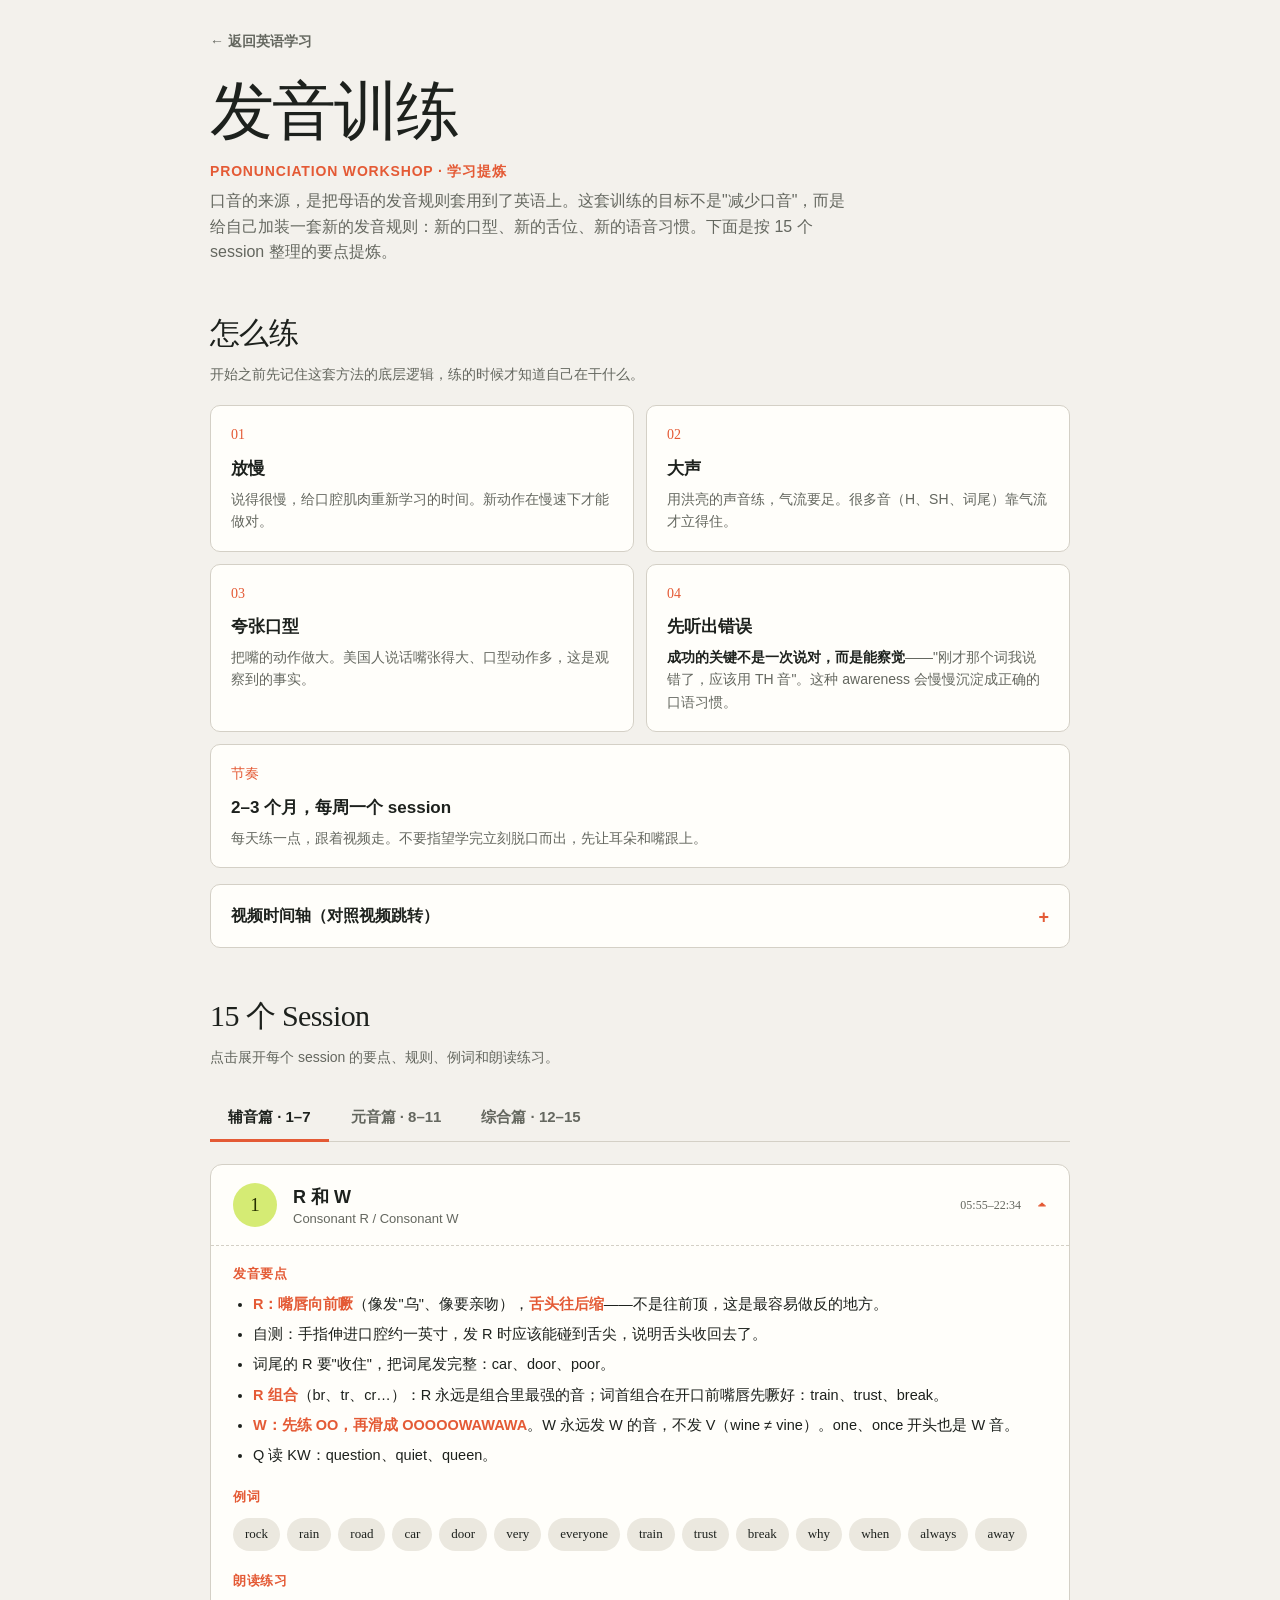
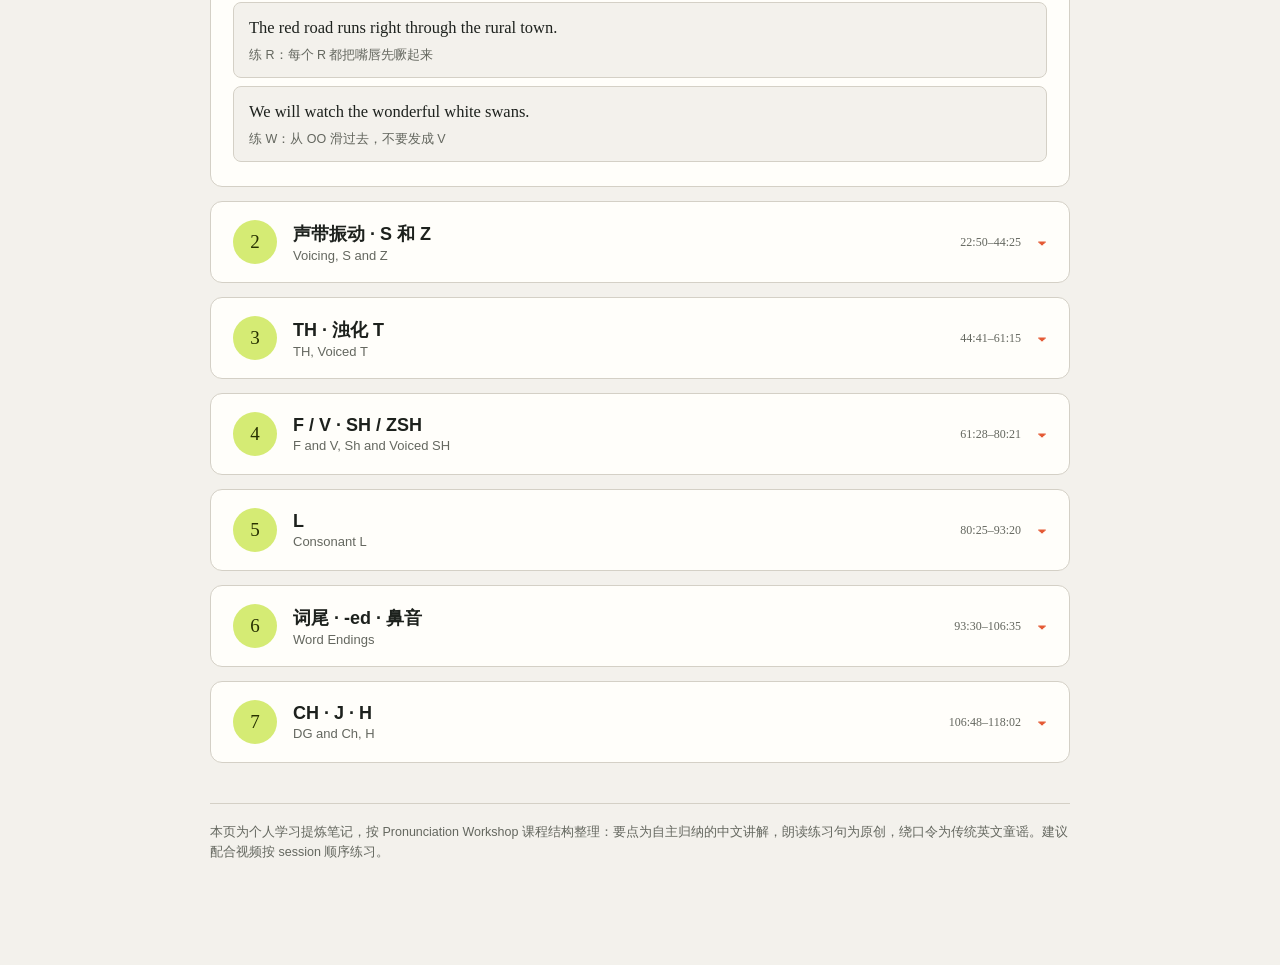
<file: pronunciation.html>
<!DOCTYPE html>
<html lang="zh-CN">
<head>
<meta charset="utf-8" />
<meta name="viewport" content="width=device-width, initial-scale=1, viewport-fit=cover" />
<meta name="color-scheme" content="light dark" />
<meta name="theme-color" content="#f3f1ec" media="(prefers-color-scheme: light)" />
<meta name="theme-color" content="#171916" media="(prefers-color-scheme: dark)" />
<meta name="apple-mobile-web-app-capable" content="yes" />
<link rel="manifest" href="manifest.webmanifest?v=4ad3336eb8" />
<link rel="icon" href="icons/icon-192.png?v=c60cdbd991" type="image/png" />
<link rel="apple-touch-icon" href="icons/apple-touch-icon.png?v=d29ffb3756" />
<title>发音训练 · 英语学习</title>
<style>
:root{color-scheme:light dark;--bg:#f3f1ec;--panel:#fffefa;--panel-2:#ebe8df;--ink:#1d211d;--muted:#64675f;--line:#d4d0c6;--strong:#1d211d;--accent:#e45a35;--accent-soft:#ffe2d6;--lime:#d5eb74;--lime-ink:#273000;--yellow:#f2ca57;--shadow:0 18px 45px rgba(36,34,27,.08)}
@media(prefers-color-scheme:dark){:root{--bg:#171916;--panel:#21241f;--panel-2:#2a2d27;--ink:#f4f1e8;--muted:#b8bbb1;--line:#3b3e36;--strong:#f4f1e8;--accent:#ff7652;--accent-soft:#4a2920;--lime:#bfd35e;--lime-ink:#1d2500;--yellow:#d9ae40;--shadow:0 18px 45px rgba(0,0,0,.22)}}
*{box-sizing:border-box}html{scroll-behavior:smooth}
body{margin:0;background:var(--bg);color:var(--ink);font-family:-apple-system,BlinkMacSystemFont,"Segoe UI","PingFang SC","Hiragino Sans GB","Microsoft YaHei",sans-serif;line-height:1.6}
.serif{font-family:Georgia,"Times New Roman",serif}
.wrap{max-width:940px;margin:0 auto;padding:28px clamp(18px,4vw,40px) 90px}
.back{display:inline-flex;align-items:center;gap:8px;color:var(--muted);text-decoration:none;font-size:14px;font-weight:600;margin-bottom:26px}
.back:hover{color:var(--ink)}
.hero h1{margin:0;font-family:Georgia,"Times New Roman",serif;font-size:clamp(38px,5.5vw,64px);font-weight:400;letter-spacing:-.03em;line-height:1.05}
.hero .sub{color:var(--accent);font-weight:700;font-size:14px;margin:14px 0 6px;letter-spacing:.06em}
.hero p{color:var(--muted);max-width:640px;margin:0 0 8px}
.hero{margin-bottom:34px}
h2.sec{font-family:Georgia,"Times New Roman",serif;font-size:30px;font-weight:400;margin:44px 0 6px;letter-spacing:-.02em}
.sec-desc{color:var(--muted);font-size:14px;margin:0 0 20px;max-width:640px}
.method-grid{display:grid;grid-template-columns:repeat(2,minmax(0,1fr));gap:12px;margin-top:18px}
.method{background:var(--panel);border:1px solid var(--line);border-radius:10px;padding:18px 20px}
.method .n{font-family:Georgia,serif;color:var(--accent);font-size:14px}
.method h3{margin:8px 0 6px;font-size:17px}
.method p{margin:0;font-size:14px;color:var(--muted)}
.method p b{color:var(--ink)}
details.timeline{margin-top:16px;background:var(--panel);border:1px solid var(--line);border-radius:10px;padding:4px 20px}
details.timeline summary{cursor:pointer;font-weight:700;padding:14px 0;list-style:none}
details.timeline summary::-webkit-details-marker{display:none}
details.timeline summary::after{content:"+";float:right;color:var(--accent);font-size:18px}
details.timeline[open] summary::after{content:"–"}
.tl{display:grid;grid-template-columns:86px 1fr;gap:6px 14px;padding:6px 0 18px;font-size:13.5px}
.tl dt{font-family:Georgia,serif;color:var(--accent);white-space:nowrap}
.tl dd{margin:0;color:var(--muted)}
.tabs{display:flex;gap:4px;border-bottom:1px solid var(--line);margin:8px 0 22px;position:sticky;top:0;background:var(--bg);z-index:5;padding-top:8px}
.tab{border:0;background:transparent;padding:12px 18px;cursor:pointer;color:var(--muted);border-bottom:3px solid transparent;margin-bottom:-1px;font-weight:700;font-size:15px}
.tab.active{color:var(--ink);border-color:var(--accent)}
.tabpanel{display:none}
.tabpanel.active{display:block}
.session{background:var(--panel);border:1px solid var(--line);border-radius:12px;margin-bottom:14px;overflow:hidden}
.session-head{width:100%;border:0;background:transparent;text-align:left;padding:18px 22px;cursor:pointer;display:flex;align-items:center;gap:16px;color:inherit}
.session-head:hover{background:var(--panel-2)}
.session-num{flex:0 0 auto;width:44px;height:44px;border-radius:50%;background:var(--lime);color:var(--lime-ink);display:grid;place-items:center;font-family:Georgia,serif;font-size:19px}
.session-head h3{margin:0;font-size:18px;flex:1}
.session-head h3 small{display:block;font-weight:400;color:var(--muted);font-size:13px;margin-top:2px}
.session-time{font-size:12px;color:var(--muted);white-space:nowrap;font-family:Georgia,serif}
.session-head .chev{color:var(--accent);font-size:20px;transition:transform .2s}
.session.open .session-head .chev{transform:rotate(180deg)}
.session-body{display:none;padding:4px 22px 24px;border-top:1px dashed var(--line)}
.session.open .session-body{display:block}
.session-body h4{font-size:13px;color:var(--accent);margin:20px 0 8px;letter-spacing:.05em}
.session-body h4:first-child{margin-top:14px}
.session-body ul{margin:0;padding-left:20px;font-size:14.5px}
.session-body li{margin-bottom:7px}
.session-body li b{color:var(--accent)}
.rule{background:var(--accent-soft);border-radius:8px;padding:14px 16px;font-size:14.5px;margin:10px 0}
.rule b{color:var(--accent)}
.rule ol,.rule ul{margin:8px 0 0;padding-left:20px}
.rule li{margin-bottom:6px}
.chips{display:flex;flex-wrap:wrap;gap:7px;margin:10px 0}
.chip{font-size:13px;background:var(--panel-2);border-radius:99px;padding:6px 12px;font-family:Georgia,serif}
.practice{margin:10px 0 0;display:grid;gap:8px}
.practice .sent{background:var(--bg);border:1px solid var(--line);border-radius:8px;padding:12px 15px}
.practice .en{font-family:Georgia,serif;font-size:16.5px;margin:0}
.practice .zh{font-size:12.5px;color:var(--muted);margin:4px 0 0}
.twister{border-left:4px solid var(--lime);background:var(--bg);border-radius:0 8px 8px 0;padding:14px 18px;margin:12px 0}
.twister p{font-family:Georgia,serif;font-size:16.5px;margin:0 0 6px}
.twister .tag{font-size:12px;color:var(--muted)}
table.red{width:100%;border-collapse:collapse;font-size:14.5px;margin:10px 0}.table-scroll{overflow-x:auto;margin:10px -4px;padding:0 4px}table.red{min-width:520px}
table.red th{text-align:left;font-size:12.5px;color:var(--muted);padding:8px 10px;border-bottom:2px solid var(--line)}
table.red td{padding:9px 10px;border-bottom:1px solid var(--line);vertical-align:top}
table.red td.orig{font-family:Georgia,serif}
table.red td.red{font-family:Georgia,serif;color:var(--accent);font-weight:700;white-space:nowrap}
table.red td.ex{font-family:Georgia,serif;color:var(--muted)}
.keys{margin:10px 0;padding-left:22px;font-size:14.5px}
.keys li{margin-bottom:9px}
.keys li b{color:var(--accent)}
.words50{display:flex;flex-wrap:wrap;gap:7px;margin:12px 0}
.words50 .chip{font-size:13px}
.note{margin-top:40px;padding-top:18px;border-top:1px solid var(--line);font-size:12.5px;color:var(--muted)}
@media(max-width:640px){
  .method-grid{grid-template-columns:1fr}
  .tabs{top:0}
  .tab{flex:1;padding:11px 6px;font-size:13.5px}
  .session-head{padding:15px 16px;gap:12px}
  .session-body{padding:4px 16px 20px}
  .session-time{display:none}
  table.red{font-size:13px}
}
@media(prefers-reduced-motion:reduce){*{scroll-behavior:auto!important;transition:none!important}}
</style>
</head>
<body>
<div class="wrap">

<a class="back" href="index.html">← 返回英语学习</a>

<div class="hero">
  <h1>发音训练</h1>
  <div class="sub">PRONUNCIATION WORKSHOP · 学习提炼</div>
  <p>口音的来源，是把母语的发音规则套用到了英语上。这套训练的目标不是"减少口音"，而是给自己加装一套新的发音规则：新的口型、新的舌位、新的语音习惯。下面是按 15 个 session 整理的要点提炼。</p>
</div>

<h2 class="sec">怎么练</h2>
<p class="sec-desc">开始之前先记住这套方法的底层逻辑，练的时候才知道自己在干什么。</p>
<div class="method-grid">
  <div class="method"><div class="n serif">01</div><h3>放慢</h3><p>说得很慢，给口腔肌肉重新学习的时间。新动作在慢速下才能做对。</p></div>
  <div class="method"><div class="n serif">02</div><h3>大声</h3><p>用洪亮的声音练，气流要足。很多音（H、SH、词尾）靠气流才立得住。</p></div>
  <div class="method"><div class="n serif">03</div><h3>夸张口型</h3><p>把嘴的动作做大。美国人说话嘴张得大、口型动作多，这是观察到的事实。</p></div>
  <div class="method"><div class="n serif">04</div><h3>先听出错误</h3><p><b>成功的关键不是一次说对，而是能察觉</b>——"刚才那个词我说错了，应该用 TH 音"。这种 awareness 会慢慢沉淀成正确的口语习惯。</p></div>
</div>
<div class="method" style="margin-top:12px"><div class="n serif">节奏</div><h3>2–3 个月，每周一个 session</h3><p>每天练一点，跟着视频走。不要指望学完立刻脱口而出，先让耳朵和嘴跟上。</p></div>

<details class="timeline">
  <summary>视频时间轴（对照视频跳转）</summary>
  <dl class="tl">
    <dt>01:17–05:45</dt><dd>Introduction：口音的来源、练习方法、成功关键</dd>
    <dt>05:55–22:34</dt><dd>Session 1 · R 和 W</dd>
    <dt>22:50–44:25</dt><dd>Session 2 · 声带振动、S 和 Z</dd>
    <dt>44:41–61:15</dt><dd>Session 3 · TH、浊化 T</dd>
    <dt>61:28–80:21</dt><dd>Session 4 · F/V、SH 和浊 SH</dd>
    <dt>80:25–93:20</dt><dd>Session 5 · L</dd>
    <dt>93:30–106:35</dt><dd>Session 6 · 词尾、-ed、鼻音</dd>
    <dt>106:48–118:02</dt><dd>Session 7 · CH、J、H</dd>
    <dt>118:14–129:48</dt><dd>Session 8 · 元音总览、EE 和 I</dd>
    <dt>130:00–144:42</dt><dd>Session 9 · O 和 AE</dd>
    <dt>144:52–154:18</dt><dd>Session 10 · OO、UH、EH</dd>
    <dt>154:29–163:09</dt><dd>Session 11 · AU、AH、A</dd>
    <dt>163:21–176:42</dt><dd>Session 12 · 绕口令</dd>
    <dt>176:53–190:10</dt><dd>Session 13 · 连读弱化、语调、重音</dd>
    <dt>190:22–203:10</dt><dd>Session 14 · 综合朗读 I、10 条建议</dd>
    <dt>203:22–225:40</dt><dd>Session 15 · 综合朗读 II、50 个常读错词</dd>
  </dl>
</details>

<h2 class="sec">15 个 Session</h2>
<p class="sec-desc">点击展开每个 session 的要点、规则、例词和朗读练习。</p>

<div class="tabs" role="tablist">
  <button class="tab active" data-tab="cons">辅音篇 · 1–7</button>
  <button class="tab" data-tab="vowel">元音篇 · 8–11</button>
  <button class="tab" data-tab="all">综合篇 · 12–15</button>
</div>

<div class="tabpanel active" id="tab-cons">

<div class="session open">
  <button class="session-head"><span class="session-num">1</span><h3>R 和 W<small>Consonant R / Consonant W</small></h3><span class="session-time">05:55–22:34</span><span class="chev">▾</span></button>
  <div class="session-body">
    <h4>发音要点</h4>
    <ul>
      <li><b>R：嘴唇向前噘</b>（像发"乌"、像要亲吻），<b>舌头往后缩</b>——不是往前顶，这是最容易做反的地方。</li>
      <li>自测：手指伸进口腔约一英寸，发 R 时应该能碰到舌尖，说明舌头收回去了。</li>
      <li>词尾的 R 要"收住"，把词尾发完整：car、door、poor。</li>
      <li><b>R 组合</b>（br、tr、cr…）：R 永远是组合里最强的音；词首组合在开口前嘴唇先噘好：train、trust、break。</li>
      <li><b>W：先练 OO，再滑成 OOOOOWAWAWA</b>。W 永远发 W 的音，不发 V（wine ≠ vine）。one、once 开头也是 W 音。</li>
      <li>Q 读 KW：question、quiet、queen。</li>
    </ul>
    <h4>例词</h4>
    <div class="chips"><span class="chip">rock</span><span class="chip">rain</span><span class="chip">road</span><span class="chip">car</span><span class="chip">door</span><span class="chip">very</span><span class="chip">everyone</span><span class="chip">train</span><span class="chip">trust</span><span class="chip">break</span><span class="chip">why</span><span class="chip">when</span><span class="chip">always</span><span class="chip">away</span></div>
    <h4>朗读练习</h4>
    <div class="practice">
      <div class="sent"><p class="en">The red road runs right through the rural town.</p><p class="zh">练 R：每个 R 都把嘴唇先噘起来</p></div>
      <div class="sent"><p class="en">We will watch the wonderful white swans.</p><p class="zh">练 W：从 OO 滑过去，不要发成 V</p></div>
    </div>
  </div>
</div>

<div class="session">
  <button class="session-head"><span class="session-num">2</span><h3>声带振动 · S 和 Z<small>Voicing, S and Z</small></h3><span class="session-time">22:50–44:25</span><span class="chev">▾</span></button>
  <div class="session-body">
    <h4>发音要点</h4>
    <ul>
      <li><b>浊音 = 声带振动</b>。手放喉咙说"啊——"，感到震动就是浊音。所有元音都是浊音，辅音分清浊。</li>
      <li><b>清浊配对</b>（口型相同，只差声带是否振动）：P–B、T–D、F–V、SH–ZSH、K–G、S–Z。</li>
      <li>注意这些词的 S 读成 Z：is、his、as、was、these、those、easy、because。</li>
    </ul>
    <h4>核心规则 · S 结尾三规则</h4>
    <div class="rule">
      <ol>
        <li><b>清辅音结尾</b> + 清 S：<span class="serif">cups、cats、stops</span></li>
        <li><b>s / z / sh / ch / j 结尾</b> + iz：<span class="serif">buses、lunches、watches</span></li>
        <li><b>元音或浊辅音结尾</b> + 浊 Z：<span class="serif">trees、dogs、days</span></li>
      </ol>
    </div>
    <h4>朗读练习</h4>
    <div class="practice">
      <div class="sent"><p class="en">Zoe's cozy zoo has amazing zebras.</p><p class="zh">练 Z：全程保持声带振动</p></div>
      <div class="sent"><p class="en"><b>These</b> <b>days</b> were <b>easy</b> <b>because</b> <b>his</b> <b>business</b> <b>was</b> <b>busy</b>.</p><p class="zh">加粗的词 S 都读 Z</p></div>
    </div>
  </div>
</div>

<div class="session">
  <button class="session-head"><span class="session-num">3</span><h3>TH · 浊化 T<small>TH, Voiced T</small></h3><span class="session-time">44:41–61:15</span><span class="chev">▾</span></button>
  <div class="session-body">
    <h4>发音要点</h4>
    <ul>
      <li><b>清 TH /θ/</b>：舌尖平伸，轻轻抵住或伸出齿间，稳定气流拉长：think、bath、month。可以想成"两拍"：Th – umb。</li>
      <li><b>浊 TH /ð/</b>：同样口型 + 声带振动：this、that、mother、breathe。</li>
      <li>THR 组合：thread、throw、three、throat。</li>
      <li>例外（拼 TH 却读 T）：Thomas、Thailand、Thames、thyme。</li>
    </ul>
    <h4>核心规则 · 浊化 T</h4>
    <div class="rule"><b>T 夹在两个浊音</b>（多为元音）之间时，读成 D：<span class="serif">water → "wader"、better → "bedder"、butter → "budder"</span>。整个词保持浊音不断。</div>
    <h4>朗读练习</h4>
    <div class="practice">
      <div class="sent"><p class="en">They thought the thirty-three theaters were thrilling.</p><p class="zh">清浊 TH 混合，注意舌尖位置</p></div>
      <div class="sent"><p class="en">I bought better butter at the little market.</p><p class="zh">练浊化 T：better、butter、little 的 T 都读 D</p></div>
    </div>
  </div>
</div>

<div class="session">
  <button class="session-head"><span class="session-num">4</span><h3>F / V · SH / ZSH<small>F and V, Sh and Voiced SH</small></h3><span class="session-time">61:28–80:21</span><span class="chev">▾</span></button>
  <div class="session-body">
    <h4>发音要点</h4>
    <ul>
      <li><b>F / V：上牙轻咬下唇</b>，稳定气流；F 清 V 浊，口型完全一样：feel–veal、safe–save、proof–prove。</li>
      <li><b>SH /ʃ/：嘴唇前噘</b>，上下齿微开，送气：she、shadow、shoe。注意 sugar、sure、chef、Chicago 也是 SH 音。</li>
      <li><b>ZSH /ʒ/：SH 的口型 + 浊音</b>，美音中的重要音素：usual、vision、television、beige、massage。</li>
    </ul>
    <h4>例词</h4>
    <div class="chips"><span class="chip">feel – veal</span><span class="chip">safe – save</span><span class="chip">fine – vine</span><span class="chip">she</span><span class="chip">sugar</span><span class="chip">chef</span><span class="chip">usual</span><span class="chip">vision</span><span class="chip">television</span><span class="chip">beige</span></div>
    <h4>朗读练习</h4>
    <div class="practice">
      <div class="sent"><p class="en">Vera values very vivid photos.</p><p class="zh">练 V：咬住下唇，保持振动</p></div>
      <div class="sent"><p class="en">She showed us the fresh fish in the shop.</p><p class="zh">练 SH：嘴唇前噘，齿微开</p></div>
      <div class="sent"><p class="en">His usual vision brings pleasure.</p><p class="zh">练 ZSH：usual、vision、pleasure，SH 口型 + 浊音</p></div>
      <div class="sent"><p class="en">The farmer offered fresh coffee.</p><p class="zh">练 F：上牙咬下唇，清音送气</p></div>
    </div>
  </div>
</div>

<div class="session">
  <button class="session-head"><span class="session-num">5</span><h3>L<small>Consonant L</small></h3><span class="session-time">80:25–93:20</span><span class="chev">▾</span></button>
  <div class="session-body">
    <h4>发音要点</h4>
    <ul>
      <li><b>下巴尽量张大</b>，舌头独立上抬、舌尖触碰上齿龈后方，然后"落下放松"发出 L。练 <b>LA LA LA</b>：下巴保持不动，只有舌头在动。</li>
      <li><b>词尾 L</b>：舌头缓慢上抬，音来自舌的"动作"而不是某个固定位置：will、ball、people。可用手指轻压下牙，帮助下巴保持张开。</li>
      <li><b>R / L 对比</b>：red–led、rick–lick、grass–glass、free–flee。R 噘嘴舌后缩，L 张嘴舌上抬。</li>
    </ul>
    <h4>例词</h4>
    <div class="chips"><span class="chip">lunch</span><span class="chip">learn</span><span class="chip">believe</span><span class="chip">solve</span><span class="chip">will</span><span class="chip">ball</span><span class="chip">small</span><span class="chip">people</span><span class="chip">control</span></div>
    <h4>朗读练习</h4>
    <div class="practice">
      <div class="sent"><p class="en">Lily loves lovely little lilies.</p><p class="zh">练词首 L：下巴张大，舌独立上抬</p></div>
      <div class="sent"><p class="en">Will the small ball fall from the tall wall?</p><p class="zh">练词尾 L：will、small、ball、fall、tall、wall 全是词尾 L，舌头缓慢上抬收住</p></div>
    </div>
  </div>
</div>

<div class="session">
  <button class="session-head"><span class="session-num">6</span><h3>词尾 · -ed · 鼻音<small>Word Endings</small></h3><span class="session-time">93:30–106:35</span><span class="chev">▾</span></button>
  <div class="session-body">
    <h4>发音要点</h4>
    <ul>
      <li><b>词尾辅音发完整、不吞尾</b>：sleep、ship、cat、kite、club。词尾含糊是听起来含糊的主要原因。</li>
      <li>鼻音 M / N / NG：M（mom、come）、N（no、sun）、-ng（ring、sing、thing、bring，舌根抬起、气流走鼻腔）。</li>
    </ul>
    <h4>核心规则 · -ed 三规则</h4>
    <div class="rule">
      <ol>
        <li><b>清辅音结尾</b> + 清 T：<span class="serif">walked、jumped</span>（读 walk-T）</li>
        <li><b>浊辅音结尾</b> + 浊 D：<span class="serif">rubbed、cleaned、played</span>（读 rub-D）</li>
        <li><b>T / D 结尾</b> + ed：<span class="serif">lifted、voted、handed</span></li>
      </ol>
    </div>
    <h4>朗读练习</h4>
    <div class="practice">
      <div class="sent"><p class="en">He walked and talked, then cleaned, played, lifted and voted.</p><p class="zh">-ed 三规则全在一句里：walked/talked(T)、cleaned/played(D)、lifted/voted(ed)</p></div>
      <div class="sent"><p class="en">The king is singing in the morning rain.</p><p class="zh">练 -ng 鼻音结尾</p></div>
    </div>
  </div>
</div>

<div class="session">
  <button class="session-head"><span class="session-num">7</span><h3>CH · J · H<small>DG and Ch, H</small></h3><span class="session-time">106:48–118:02</span><span class="chev">▾</span></button>
  <div class="session-body">
    <h4>发音要点</h4>
    <ul>
      <li><b>CH /tʃ/ 清</b>：church、cheese、lunch、teacher。</li>
      <li><b>J /dʒ/ 浊</b>（American J）：judge、magic、village、knowledge。</li>
      <li><b>H：词首用强气流、大声送出</b>：hand、house、happy。who、whole 的 H 不要吞掉。</li>
    </ul>
    <h4>朗读练习</h4>
    <div class="practice">
      <div class="sent"><p class="en">Charlie chose chocolate chips for lunch.</p><p class="zh">练 CH：每个 CH 都干脆利落</p></div>
      <div class="sent"><p class="en">Henry has a happy, healthy horse.</p><p class="zh">练 H：每个 H 都用强气流送出来</p></div>
      <div class="sent"><p class="en">Jane enjoys magic and jazz.</p><p class="zh">练 J：Jane、enjoys、magic、jazz，浊音</p></div>
    </div>
  </div>
</div>

</div><!-- /tab-cons -->

<div class="tabpanel" id="tab-vowel">

<div class="session open">
  <button class="session-head"><span class="session-num">8</span><h3>元音总览 · EE 和 I<small>Vowel Overview, I and EE</small></h3><span class="session-time">118:14–129:48</span><span class="chev">▾</span></button>
  <div class="session-body">
    <h4>元音总览</h4>
    <ul>
      <li><b>前元音（高→低）</b>：EE（heat）、I（hit）、AE（hate）、EH（head）、A（hat）。</li>
      <li><b>后元音（高→低）</b>：OO（boot）、U（book）、OW（boat）、AW（bought）、AH（bot）。</li>
      <li><b>学元音主要靠耳朵</b>：听辨 + 跟读，先能听出差别，嘴才会跟上。</li>
    </ul>
    <h4>发音要点 · EE vs I</h4>
    <ul>
      <li><b>EE 位置高</b>：微笑、"往高处想"：see、tree、green、happy。</li>
      <li><b>I 比 EE 低一档</b>：hit、fish、business、live。</li>
      <li>对比：heat–hit、keen–kin、seat–sit。</li>
    </ul>
    <h4>朗读练习</h4>
    <div class="practice">
      <div class="sent"><p class="en">He sees green trees near the beach.</p><p class="zh">练 EE：微笑，位置想高</p></div>
      <div class="sent"><p class="en">Tim will sit and sip his drink.</p><p class="zh">练 I：比 EE 低一档，不要发成 EE</p></div>
    </div>
  </div>
</div>

<div class="session">
  <button class="session-head"><span class="session-num">9</span><h3>O 和 AE<small>OW and AE</small></h3><span class="session-time">130:00–144:42</span><span class="chev">▾</span></button>
  <div class="session-body">
    <h4>发音要点</h4>
    <ul>
      <li><b>O：先练 OWE…找到位置</b>：open、phone、cold、road。</li>
      <li><b>O 里藏着一个 W</b>：woke = WOW + K，won't = WOW + NT。对比 want / won't、woke / won't，别混。</li>
      <li><b>AE</b>：age、able、day、face、nation、baby。</li>
    </ul>
    <h4>朗读练习</h4>
    <div class="practice">
      <div class="sent"><p class="en">Joe won't go home alone.</p><p class="zh">练 O：won't、go、home 里那个隐藏的 W</p></div>
      <div class="sent"><p class="en">The baby played in the rain all day.</p><p class="zh">练 AE：baby、rain、day、played</p></div>
    </div>
  </div>
</div>

<div class="session">
  <button class="session-head"><span class="session-num">10</span><h3>OO · UH · EH<small>OO, UH, EH</small></h3><span class="session-time">144:52–154:18</span><span class="chev">▾</span></button>
  <div class="session-body">
    <h4>发音要点</h4>
    <ul>
      <li><b>OO 位置高</b>：food、moon、school，嘴噘圆。</li>
      <li><b>UH 位置低</b>：foot、book、good。注意：<b>很多双写 OO 的词读的是 UH</b>：foot、took、look、wool。</li>
      <li>对比：food–foot、fool–full。</li>
      <li><b>EH</b>：egg、get、friend、red。</li>
    </ul>
    <h4>朗读练习</h4>
    <div class="practice">
      <div class="sent"><p class="en">The cool moon looks good in the cookbook.</p><p class="zh">OO 和 UH 混排：cool/moon 高，looks/good/book 低</p></div>
      <div class="sent"><p class="en">Ben met ten friends at the red fence.</p><p class="zh">练 EH：met、ten、red、fence</p></div>
    </div>
  </div>
</div>

<div class="session">
  <button class="session-head"><span class="session-num">11</span><h3>AU · AH · A<small>AU, AH, A</small></h3><span class="session-time">154:29–163:09</span><span class="chev">▾</span></button>
  <div class="session-body">
    <h4>发音要点</h4>
    <ul>
      <li><b>A</b>：hat、apple、dad、catch，嘴张大。</li>
      <li><b>AU：从 A 起音，嘴向前滑成小 W</b>：downtown 读成 "DA-wn TA-wn"；house、out、mouth、south。发错容易被误解，是重点音。</li>
      <li><b>AH</b>：hot、top、stop、problem（字母 o 常读这个音）。</li>
      <li><b>Are vs Our</b>：Are 结尾收强 R；Our = AU-WERE，两个音节；hour 同音。</li>
    </ul>
    <h4>朗读练习</h4>
    <div class="practice">
      <div class="sent"><p class="en">Our house is south of downtown.</p><p class="zh">练 AU：our、house、south、downtown</p></div>
      <div class="sent"><p class="en">Are you going to our house?</p><p class="zh">Are（强 R 收尾）vs our（AU-WERE 两音节）</p></div>
      <div class="sent"><p class="en">The man stopped at the hot shop.</p><p class="zh">练 A 和 AH：man、at 读 A；stopped、hot、shop 读 AH</p></div>
    </div>
  </div>
</div>

</div><!-- /tab-vowel -->

<div class="tabpanel" id="tab-all">

<div class="session open">
  <button class="session-head"><span class="session-num">12</span><h3>绕口令<small>Tongue Twisters</small></h3><span class="session-time">163:21–176:42</span><span class="chev">▾</span></button>
  <div class="session-body">
    <h4>用法</h4>
    <ul><li>先慢后快，保持夸张口型。练的不是速度，是肌肉记忆——慢速做对了，快速才会对。</li></ul>
    <div class="twister"><p>Fuzzy Wuzzy was a bear, Fuzzy Wuzzy had no hair.<br>Fuzzy Wuzzy wasn't fuzzy, was he?</p><div class="tag">练 F / W / 浊 Z</div></div>
    <div class="twister"><p>Peter Piper picked a peck of pickled peppers.<br>A peck of pickled peppers Peter Piper picked.<br>If Peter Piper picked a peck of pickled peppers, how many peppers did Peter Piper pick?</p><div class="tag">练 P</div></div>
    <div class="twister"><p>She sells seashells by the seashore.<br>The shells she sells are surely seashells.<br>So if she sells shells on the seashore, I'm sure she sells seashore shells.</p><div class="tag">练 SH / S / Z</div></div>
    <div class="twister"><p>How much wood would a woodchuck chuck if a woodchuck could chuck wood?<br>He would chuck, he would, as much as he could, and chuck as much wood as a woodchuck would if a woodchuck could chuck wood.</p><div class="tag">练 W / CH / 词尾</div></div>
    <div class="twister"><p>Which witch wished which wicked wish?</p><div class="tag">练 W</div></div>
    <div class="twister"><p>Roberta ran rings around the Roman ruins.</p><div class="tag">练 R</div></div>
  </div>
</div>

<div class="session">
  <button class="session-head"><span class="session-num">13</span><h3>连读弱化 · 语调 · 重音<small>Phrase Reductions, Intonation, Stress</small></h3><span class="session-time">176:53–190:10</span><span class="chev">▾</span></button>
  <div class="session-body">
    <h4>连读弱化</h4>
    <p style="font-size:14px;color:var(--muted);margin:0 0 4px">口语里高频短语会被"压缩"，听懂它们才能跟上正常语速。</p>
    <div class="table-scroll">
    <table class="red">
      <tr><th>原形</th><th>口语</th><th>例句</th></tr>
      <tr><td class="orig">going to</td><td class="red">gonna</td><td class="ex">I'm gonna finish this book.</td></tr>
      <tr><td class="orig">want to</td><td class="red">wanna</td><td class="ex">Do you wanna eat at seven?</td></tr>
      <tr><td class="orig">have to</td><td class="red">hafta</td><td class="ex">I hafta start a diet tomorrow.</td></tr>
      <tr><td class="orig">got to</td><td class="red">gotta</td><td class="ex">I gotta leave in fifteen minutes.</td></tr>
      <tr><td class="orig">did you</td><td class="red">didja</td><td class="ex">Didja go to the store?</td></tr>
      <tr><td class="orig">what do you</td><td class="red">whadaya</td><td class="ex">Whadaya want for lunch?</td></tr>
      <tr><td class="orig">ought to</td><td class="red">oughta</td><td class="ex">She oughta believe him.</td></tr>
    </table>
    </div>
    <h4>语调</h4>
    <ul><li>同一句话，重读不同的词，意思就不同。用对比句练："Joe drinks <b>cheap</b> wine." / "Sue only drinks <b>expensive</b> wine."——注意重音落在哪，听的人就会抓住哪。</li></ul>
    <h4>重音规律</h4>
    <ul>
      <li><b>双音节词多重读第一音节</b>：sofa、oven、father、children。</li>
      <li><b>三音节词没有统一规律</b>，要逐个记（general、national 重读第一音节）；以 <b>-tion 结尾的词通常重读倒数第二音节</b>：reduction、companion、arrangement。</li>
    </ul>
  </div>
</div>

<div class="session">
  <button class="session-head"><span class="session-num">14</span><h3>综合朗读 I · 10 条建议<small>Reading Passages</small></h3><span class="session-time">190:22–203:10</span><span class="chev">▾</span></button>
  <div class="session-body">
    <h4>怎么做</h4>
    <ul><li>找英文段落，<b>每天大声朗读 10–15 分钟</b>，把前面学到的规则用进去：R、TH、词尾、-ed、重音……读的时候保持 awareness，听出自己的错误。</li></ul>
    <h4>10 条建议</h4>
    <ol class="keys">
      <li><b>每天练，每天听</b>——量比单次时长重要。</li>
      <li><b>词尾不要吞掉</b>，发完整。</li>
      <li>整理一份<b>自己的高频词清单</b>，逐个攻克。</li>
      <li>说英语时<b>嘴张大一点</b>。</li>
      <li><b>别怕开口说</b>，错了才有得改。</li>
      <li><b>录下自己的声音</b>，回听找错误。</li>
      <li>观察母语者的口型并模仿。</li>
      <li>跟读有声读物（books on tape）。</li>
      <li><b>耐心</b>——改掉旧习惯需要时间。</li>
    </ol>
  </div>
</div>

<div class="session">
  <button class="session-head"><span class="session-num">15</span><h3>综合朗读 II · 50 个常读错词<small>Reading Passages</small></h3><span class="session-time">203:22–225:40</span><span class="chev">▾</span></button>
  <div class="session-body">
    <h4>50 个常读错的词</h4>
    <p style="font-size:14px;color:var(--muted);margin:0">逐个查音标、跟读，注意重音和词尾。很多是商务高频词。</p>
    <div class="words50">
      <span class="chip">accounting</span><span class="chip">argue</span><span class="chip">actually</span><span class="chip">available</span><span class="chip">arrangements</span><span class="chip">basically</span><span class="chip">business</span><span class="chip">calls</span><span class="chip">complete</span><span class="chip">continue</span><span class="chip">contribute</span><span class="chip">corporation</span><span class="chip">differences</span><span class="chip">directly</span><span class="chip">exactly</span><span class="chip">educational</span><span class="chip">every</span><span class="chip">exceptional</span><span class="chip">familiar</span><span class="chip">financial</span><span class="chip">frustrating</span><span class="chip">general</span><span class="chip">immediately</span><span class="chip">inconvenience</span><span class="chip">introduce</span><span class="chip">irrational</span><span class="chip">justice</span><span class="chip">likeable</span><span class="chip">loosen</span><span class="chip">measurements</span><span class="chip">middle</span><span class="chip">multiple</span><span class="chip">national</span><span class="chip">original</span><span class="chip">outrageous</span><span class="chip">particular</span><span class="chip">partnership</span><span class="chip">problem</span><span class="chip">prohibit</span><span class="chip">quality</span><span class="chip">question</span><span class="chip">referring</span><span class="chip">regardless</span><span class="chip">request</span><span class="chip">similar</span><span class="chip">specific</span><span class="chip">value</span><span class="chip">visualize</span><span class="chip">vulnerable</span><span class="chip">working</span>
    </div>
  </div>
</div>

</div><!-- /tab-all -->

<p class="note">本页为个人学习提炼笔记，按 Pronunciation Workshop 课程结构整理：要点为自主归纳的中文讲解，朗读练习句为原创，绕口令为传统英文童谣。建议配合视频按 session 顺序练习。</p>

</div><!-- /wrap -->

<script>
(function(){
  document.querySelectorAll('.tab').forEach(function(btn){
    btn.addEventListener('click',function(){
      document.querySelectorAll('.tab').forEach(function(x){x.classList.toggle('active',x===btn)});
      document.querySelectorAll('.tabpanel').forEach(function(x){x.classList.toggle('active',x.id==='tab-'+btn.dataset.tab)});
      // 修复：点击标签后滚到标签栏位置（而不是页面顶部）。标签栏是 sticky top:0，
      // 滚到它在文档流中的位置后会吸顶，新标签页的课程卡片紧跟在下方可见。
      // sticky 吸顶时 getBoundingClientRect() 拿到的是视口位置（top≈0），
      // 所以临时改成 relative 量出文档流中的真实位置再滚过去。
      var tabsBar = btn.closest('.tabs');
      if (tabsBar) {
        var prevPosition = tabsBar.style.position;
        tabsBar.style.position = 'relative';
        var tabsTop = tabsBar.getBoundingClientRect().top + window.pageYOffset;
        tabsBar.style.position = prevPosition;
        window.scrollTo(0, tabsTop);
      }
    });
  });
  document.querySelectorAll('.session-head').forEach(function(head){
    head.addEventListener('click',function(){
      head.parentElement.classList.toggle('open');
    });
  });
})();
</script>
<script>if('serviceWorker' in navigator&&location.protocol!=='file:'){window.addEventListener('load',function(){navigator.serviceWorker.register('sw.js').catch(function(){})})}</script>
</body>
</html>
</file>
<file: assets/app.css>
:root{color-scheme:light dark;--bg:#f3f1ec;--panel:#fffefa;--panel-2:#ebe8df;--ink:#1d211d;--muted:#64675f;--line:#d4d0c6;--strong:#1d211d;--accent:#e45a35;--accent-soft:#ffe2d6;--lime:#d5eb74;--lime-ink:#273000;--yellow:#f2ca57;--shadow:0 18px 45px rgba(36,34,27,.08)}
    @media(prefers-color-scheme:dark){:root{--bg:#171916;--panel:#21241f;--panel-2:#2a2d27;--ink:#f4f1e8;--muted:#b8bbb1;--line:#3b3e36;--strong:#f4f1e8;--accent:#ff7652;--accent-soft:#4a2920;--lime:#bfd35e;--lime-ink:#1d2500;--yellow:#d9ae40;--shadow:0 18px 45px rgba(0,0,0,.22)}}
    *{box-sizing:border-box}html{scroll-behavior:smooth}body{margin:0;background:var(--bg);color:var(--ink);font-family:-apple-system,BlinkMacSystemFont,"Segoe UI","PingFang SC","Hiragino Sans GB","Microsoft YaHei",sans-serif;line-height:1.55}button,input{font:inherit}button{color:inherit}.app{min-height:100vh;display:grid;grid-template-columns:240px minmax(0,1fr)}
    .app>aside{position:sticky;top:0;height:100vh;padding:34px 22px 24px;border-right:1px solid var(--line);display:flex;flex-direction:column;background:var(--bg)}.aside-lead{font-size:12px;color:var(--muted);margin:0 10px 32px;line-height:1.6}.aside-lead b{display:block;font-family:Georgia,"Times New Roman",serif;font-size:22px;font-weight:400;color:var(--ink);margin-bottom:6px}nav{display:grid;gap:8px}.nav-btn{border:0;background:transparent;text-align:left;padding:12px 14px;border-radius:8px;cursor:pointer;display:flex;align-items:center;gap:12px;font-weight:600}.nav-btn:hover{background:var(--panel-2)}.nav-btn.active{background:var(--strong);color:var(--bg)}a.nav-btn{text-decoration:none;color:inherit}.nav-index{font:500 11px/1 -apple-system,BlinkMacSystemFont,"Segoe UI",sans-serif;opacity:.6}.aside-bottom{margin-top:auto;padding:14px 10px 0;color:var(--muted);font-size:12px;border-top:1px solid var(--line)}
    main{min-width:0;padding:34px clamp(24px,5vw,72px) 72px}.view{display:none;max-width:1180px;margin:0 auto}.view.active{display:block}.topline{display:flex;justify-content:space-between;align-items:center;gap:20px;margin-bottom:34px}.topline h1{margin:0;font-family:Georgia,"Times New Roman",serif;font-size:clamp(34px,4.6vw,68px);font-weight:400;line-height:1.02;letter-spacing:-.035em;max-width:760px}.date-tag{flex:0 0 auto;width:112px;height:112px;border-radius:50%;background:var(--lime);color:var(--lime-ink);display:grid;place-items:center;text-align:center;transform:rotate(4deg);font-size:13px;line-height:1.25}.date-tag strong{display:block;font-family:Georgia,serif;font-size:25px;font-weight:400}.section-tabs{display:flex;gap:4px;border-bottom:1px solid var(--line);margin-bottom:26px}.section-tab{border:0;background:transparent;padding:12px 17px;cursor:pointer;color:var(--muted);border-bottom:3px solid transparent;margin-bottom:-1px;font-weight:600}.section-tab.active{color:var(--ink);border-color:var(--accent)}.subview{display:none}.subview.active{display:block}
    .toolbar{display:grid;grid-template-columns:minmax(220px,1fr) auto auto;gap:14px;align-items:center;margin-bottom:22px}.search{position:relative}.search input{width:100%;height:50px;border:1px solid var(--line);background:var(--panel);color:var(--ink);padding:0 18px 0 46px;border-radius:8px;outline:none}.search input:focus{border-color:var(--ink);box-shadow:0 0 0 3px color-mix(in srgb,var(--ink) 12%,transparent)}.search svg{position:absolute;left:16px;top:15px;width:20px;height:20px;color:var(--muted)}.filters{display:flex;gap:7px;flex-wrap:wrap}.chip{border:1px solid var(--line);background:var(--panel);border-radius:99px;padding:8px 13px;cursor:pointer;font-size:13px;font-weight:600}.chip:hover,.chip.active{background:var(--ink);border-color:var(--ink);color:var(--bg)}.meta-row{display:flex;justify-content:space-between;align-items:center;gap:14px;margin:0 0 12px;color:var(--muted);font-size:13px}.word-grid{display:grid;grid-template-columns:repeat(2,minmax(0,1fr));gap:13px}.word-card{border:1px solid var(--line);background:var(--panel);padding:20px;border-radius:10px;cursor:pointer;transition:transform .18s ease,box-shadow .18s ease;position:relative;overflow:hidden;content-visibility:auto;contain-intrinsic-size:190px}.word-card:hover{transform:translateY(-2px);box-shadow:var(--shadow)}.word-head{display:flex;justify-content:space-between;gap:16px;align-items:flex-start}.word-title{margin:0;font-family:Georgia,"Times New Roman",serif;font-size:27px;font-weight:400;line-height:1}.phonetic{margin-top:6px;color:var(--muted);font-size:13px}.exam-mark{font-size:11px;font-weight:700;padding:5px 8px;border-radius:4px;background:var(--panel-2);white-space:nowrap}.meaning{margin:17px 0 11px;font-weight:600}.memory{font-size:13px;color:var(--muted);margin:0;border-top:1px dashed var(--line);padding-top:11px}.memory b{color:var(--accent);font-weight:700}.core-badge{display:inline-block;margin-top:12px;font-size:11px;font-weight:700;color:var(--accent)}.empty{display:none;padding:50px 20px;text-align:center;border:1px dashed var(--line);color:var(--muted);background:var(--panel)}.load-more{display:none;margin:20px auto 0;border:1px solid var(--ink);background:var(--ink);color:var(--bg);border-radius:8px;padding:11px 22px;cursor:pointer;font-weight:700}.source-note{margin:24px 0 0;padding-top:16px;border-top:1px solid var(--line);font-size:12px;color:var(--muted)}.source-note a{color:inherit;text-underline-offset:3px}.loading-note{color:var(--accent)}
    .lesson-grid{display:grid;grid-template-columns:repeat(2,minmax(0,1fr));gap:16px}.lesson{background:var(--panel);border:1px solid var(--line);border-radius:10px;padding:24px}.lesson .num{font-family:Georgia,serif;color:var(--accent);font-size:15px}.lesson h3{font-size:21px;margin:12px 0 7px}.formula{font-family:Georgia,serif;background:var(--panel-2);padding:13px 15px;margin:14px 0;border-radius:6px;font-size:16px}.example{font-family:Georgia,serif;font-size:17px;margin:0 0 8px}.explain{font-size:13px;color:var(--muted);margin:0}.pattern-list{display:grid;gap:10px}.pattern{display:grid;grid-template-columns:54px 1fr auto;gap:16px;align-items:center;padding:18px 20px;background:var(--panel);border-bottom:1px solid var(--line)}.pattern:first-child{border-radius:10px 10px 0 0}.pattern:last-child{border-radius:0 0 10px 10px;border-bottom:0}.pattern-no{font-family:Georgia,serif;font-size:25px;color:var(--accent)}.pattern h3{margin:0 0 5px;font-size:17px}.pattern p{margin:0;color:var(--muted);font-size:14px}.tag{font-size:11px;padding:5px 8px;background:var(--panel-2);border-radius:4px;white-space:nowrap}
    .review-intro{display:grid;grid-template-columns:1.15fr .85fr;gap:18px;margin-bottom:24px}.review-copy{background:var(--strong);color:var(--bg);padding:clamp(26px,4vw,48px);border-radius:12px}.review-copy h1{font-family:Georgia,serif;font-size:clamp(36px,4.5vw,62px);font-weight:400;line-height:1;margin:0 0 16px;letter-spacing:-.03em}.review-copy p{max-width:540px;margin:0;opacity:.72}.curve{background:var(--yellow);color:#2c2103;padding:28px;border-radius:12px;display:flex;flex-direction:column;justify-content:space-between;min-height:245px}.curve-title{font-size:13px;font-weight:700}.curve strong{font-family:Georgia,serif;font-size:54px;font-weight:400;line-height:1}.curve-line{display:flex;align-items:flex-end;gap:5px;height:65px;margin:15px 0}.curve-line span{flex:1;background:#2c2103;border-radius:2px 2px 0 0;opacity:.78}.curve small{font-size:11px;opacity:.7}.study-layout{display:grid;grid-template-columns:minmax(0,1fr) 300px;gap:18px}.study-panel,.queue{background:var(--panel);border:1px solid var(--line);border-radius:12px}.study-panel{padding:24px}.study-top{display:flex;justify-content:space-between;gap:18px;align-items:center;margin-bottom:20px}.study-top h2{margin:0;font-size:18px}.progress-copy{font-size:13px;color:var(--muted)}.progress{height:5px;background:var(--panel-2);border-radius:5px;overflow:hidden;margin-bottom:22px}.progress>span{display:block;height:100%;background:var(--accent);width:0;transition:width .25s}.exam-select{display:flex;gap:7px;flex-wrap:wrap;margin-bottom:20px}.flashcard{min-height:286px;border:1px solid var(--line);background:var(--bg);border-radius:10px;padding:32px;display:flex;flex-direction:column;justify-content:center;text-align:center;cursor:pointer;position:relative}.flashcard::after{content:"点击翻面";position:absolute;bottom:14px;left:0;right:0;font-size:11px;color:var(--muted)}.flashcard.revealed::after{content:"点击翻回"}.count-row{display:flex;align-items:center;gap:8px;flex-wrap:wrap;margin:12px 0 2px}.count-label{font-size:13px;color:var(--muted);margin-right:2px}.count-input{width:80px;border:1px solid var(--line);background:var(--bg);color:var(--ink);border-radius:99px;padding:8px 10px;font-size:13px;text-align:center}.count-input:focus{outline:2px solid var(--accent);outline-offset:1px}.back .en{font-family:Georgia,serif;font-size:32px;font-weight:400;letter-spacing:-.02em;margin:0 0 6px}.flashcard .front h3{font-family:Georgia,serif;font-size:clamp(38px,5vw,64px);font-weight:400;letter-spacing:-.02em;margin:0 0 8px}.flashcard .front p{margin:0;color:var(--muted)}.back{display:none}.flashcard.revealed .front{display:none}.flashcard.revealed .back{display:block}.back .zh{font-size:24px;font-weight:700;margin:0 0 12px}.back .hint{max-width:550px;margin:0 auto;color:var(--muted)}.back .hint b{color:var(--accent)}.rating{display:grid;grid-template-columns:repeat(3,1fr);gap:9px;margin-top:13px}.rate-btn{border:1px solid var(--line);background:var(--panel);border-radius:8px;padding:12px 8px;cursor:pointer;font-weight:600}.rate-btn:disabled{opacity:.35;cursor:not-allowed}.rate-btn:not(:disabled):hover{background:var(--panel-2)}.rate-btn[data-rate="known"]{background:var(--lime);border-color:var(--lime);color:var(--lime-ink)}.queue{padding:22px}.queue h3{margin:0 0 6px;font-size:17px}.queue>p{font-size:12px;color:var(--muted);margin:0 0 18px}.schedule{display:grid;gap:2px}.schedule-row{display:grid;grid-template-columns:42px 1fr auto;gap:10px;align-items:center;padding:12px 0;border-bottom:1px solid var(--line);font-size:13px}.schedule-row:last-child{border:0}.schedule-row strong{font-family:Georgia,serif;font-size:17px}.schedule-row span{color:var(--muted)}.schedule-row em{font-style:normal;font-size:11px;background:var(--panel-2);padding:4px 6px;border-radius:4px}.queue-note{margin-top:15px!important}.done{display:none;text-align:center;padding:40px 20px}.done h3{font-family:Georgia,serif;font-size:34px;font-weight:400;margin:0 0 8px}.done p{color:var(--muted)}.restart{border:0;background:var(--ink);color:var(--bg);border-radius:7px;padding:11px 17px;cursor:pointer;font-weight:700}
    .drawer-wrap{position:fixed;inset:0;background:rgba(18,19,16,.42);display:none;z-index:10}.drawer-wrap.open{display:block}.drawer{position:absolute;right:0;top:0;height:100%;width:min(490px,100%);background:var(--panel);padding:34px;box-shadow:-20px 0 50px rgba(0,0,0,.16);overflow:auto}.close{position:absolute;right:18px;top:17px;border:1px solid var(--line);background:var(--panel);width:38px;height:38px;border-radius:50%;font-size:20px;cursor:pointer}.drawer-exam{display:inline-block;background:var(--lime);color:var(--lime-ink);padding:5px 9px;border-radius:4px;font-size:11px;font-weight:700;margin-bottom:28px}.drawer h2{font-family:Georgia,serif;font-size:52px;font-weight:400;letter-spacing:-.03em;margin:0}.drawer .drawer-phonetic{color:var(--muted);margin:4px 0 25px}.drawer .drawer-meaning{font-size:22px;font-weight:700}.detail-block{margin-top:28px;padding-top:20px;border-top:1px solid var(--line)}.detail-block h4{font-size:12px;margin:0 0 9px;color:var(--muted)}.detail-block p{margin:0}.detail-block .en{font-family:Georgia,serif;font-size:18px}
    @media(max-width:850px){.app{display:block}.app>aside{position:fixed;z-index:8;bottom:0;top:auto;width:100%;height:auto;padding:8px max(12px,env(safe-area-inset-left)) calc(8px + env(safe-area-inset-bottom));border-right:0;border-top:1px solid var(--line);background:var(--panel)}.aside-lead,.aside-bottom{display:none}nav{grid-template-columns:1fr 1fr;gap:7px}.nav-btn{justify-content:center;padding:10px 8px;font-size:13px}.nav-index{display:none}main{padding:24px 18px 98px}.topline{align-items:flex-start}.date-tag{width:78px;height:78px;font-size:10px}.date-tag strong{font-size:19px}.toolbar{grid-template-columns:1fr}.word-grid,.lesson-grid,.review-intro,.study-layout{grid-template-columns:1fr}.curve{min-height:210px}.study-panel{padding:16px}.queue{padding:18px}.pattern{grid-template-columns:42px 1fr}.pattern .tag{grid-column:2}.flashcard{min-height:260px;padding:24px 16px}}
    @media(max-width:480px){.topline h1{font-size:39px}.date-tag{display:none}.section-tab{flex:1;padding:11px 8px}.filters{gap:5px}.chip{padding:7px 10px}.meta-row{align-items:flex-start;flex-direction:column;gap:3px}.rating{gap:6px}.rate-btn{font-size:12px;padding:11px 3px}.drawer{padding:28px 22px}.drawer h2{font-size:44px}}
    @media(prefers-reduced-motion:reduce){*{scroll-behavior:auto!important;transition:none!important}}
.speak{display:inline-grid;place-items:center;width:30px;height:30px;border-radius:50%;border:1px solid var(--line);background:var(--panel);color:var(--ink);cursor:pointer;padding:0;vertical-align:middle;flex:0 0 auto}.speak:hover{background:var(--panel-2)}.speak svg{width:15px;height:15px}.speak.small{width:26px;height:26px}.speak.small svg{width:13px;height:13px}.speak.playing{background:var(--accent);border-color:var(--accent);color:#fff}
.phon-row{display:flex;align-items:center;gap:8px;margin-top:6px}.phon-row .phonetic{margin-top:0}
.pos{display:inline-block;font:italic 600 12px/1.4 Georgia,serif;color:var(--accent);margin-right:4px}.meaning .sense{display:block}.meaning .sense+.sense{margin-top:3px}
.drawer-say{display:flex;gap:8px;align-items:center;margin:6px 0 25px;flex-wrap:wrap}.drawer-say .drawer-phonetic{margin:0}.say-chip{border:1px solid var(--line);background:var(--panel);border-radius:99px;padding:5px 11px;cursor:pointer;font-size:12px;font-weight:700;display:inline-flex;gap:5px;align-items:center}.say-chip svg{width:13px;height:13px}.say-chip:hover{background:var(--panel-2)}
.study-stats{display:grid;grid-template-columns:repeat(4,1fr);gap:8px;margin-bottom:18px}.stat{background:var(--bg);border:1px solid var(--line);border-radius:8px;padding:10px 8px;text-align:center}.stat strong{display:block;font-family:Georgia,serif;font-size:24px;font-weight:400;line-height:1.1}.stat span{font-size:11px;color:var(--muted)}.stat.due strong{color:var(--accent)}
.settings{border:1px solid var(--line);border-radius:10px;margin:0 0 16px;background:var(--bg)}.settings summary{cursor:pointer;padding:10px 14px;font-size:13px;font-weight:700;list-style:none;display:flex;justify-content:space-between}.settings summary::-webkit-details-marker{display:none}.settings summary::after{content:"展开";color:var(--muted);font-weight:500}.settings[open] summary::after{content:"收起"}.settings .count-row{padding:0 14px}.settings .count-row:last-child{padding-bottom:12px}
.card-tag{position:absolute;top:14px;left:16px;font-size:11px;font-weight:700;padding:3px 8px;border-radius:4px;background:var(--panel-2);color:var(--muted)}.card-tag.new{background:var(--lime);color:var(--lime-ink)}.card-tag.due{background:var(--accent-soft);color:var(--accent)}
.flashcard .card-speak{position:absolute;top:10px;right:12px}
.rate-btn small{display:block;font-size:11px;font-weight:500;opacity:.7;margin-top:2px}
.kbd-hint{font-size:11px;color:var(--muted);text-align:center;margin-top:10px}
.queue-actions{display:grid;grid-template-columns:1fr 1fr;gap:8px;margin-top:16px}.ghost-btn{border:1px solid var(--line);background:var(--panel);border-radius:8px;padding:9px 8px;cursor:pointer;font-size:12px;font-weight:700;color:var(--ink)}.ghost-btn:hover{background:var(--panel-2)}.ghost-btn.danger{color:var(--accent)}
.next-due{margin-top:12px;font-size:12px;color:var(--muted)}
.toast{position:fixed;left:50%;bottom:calc(90px + env(safe-area-inset-bottom));transform:translateX(-50%) translateY(20px);background:var(--ink);color:var(--bg);padding:10px 16px;border-radius:8px;font-size:13px;opacity:0;pointer-events:none;transition:.2s;z-index:30}.toast.show{opacity:1;transform:translateX(-50%) translateY(0)}
.done .restart+.restart{margin-left:8px}.restart.alt{background:var(--panel-2);color:var(--ink)}
@media(max-width:850px){.study-stats{grid-template-columns:repeat(4,1fr);gap:6px}.stat strong{font-size:20px}.kbd-hint{display:none}}
</file>
